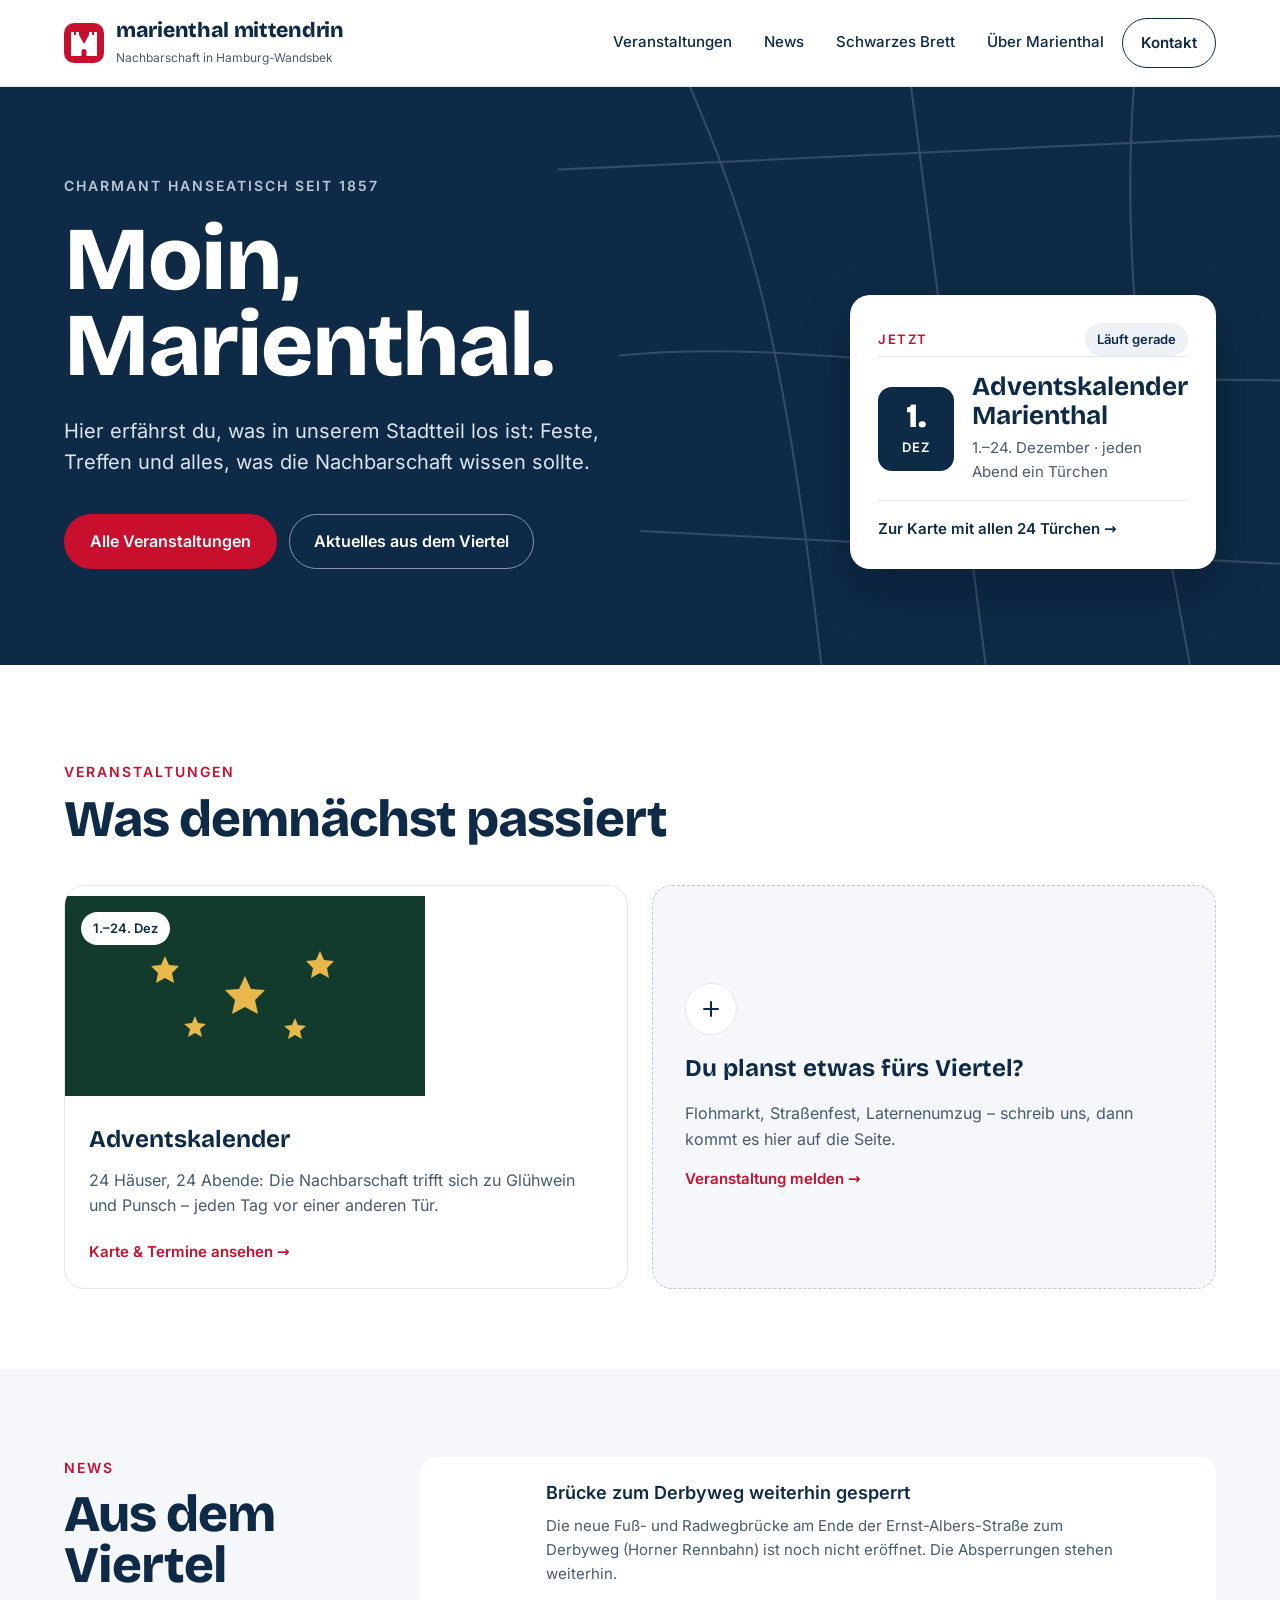
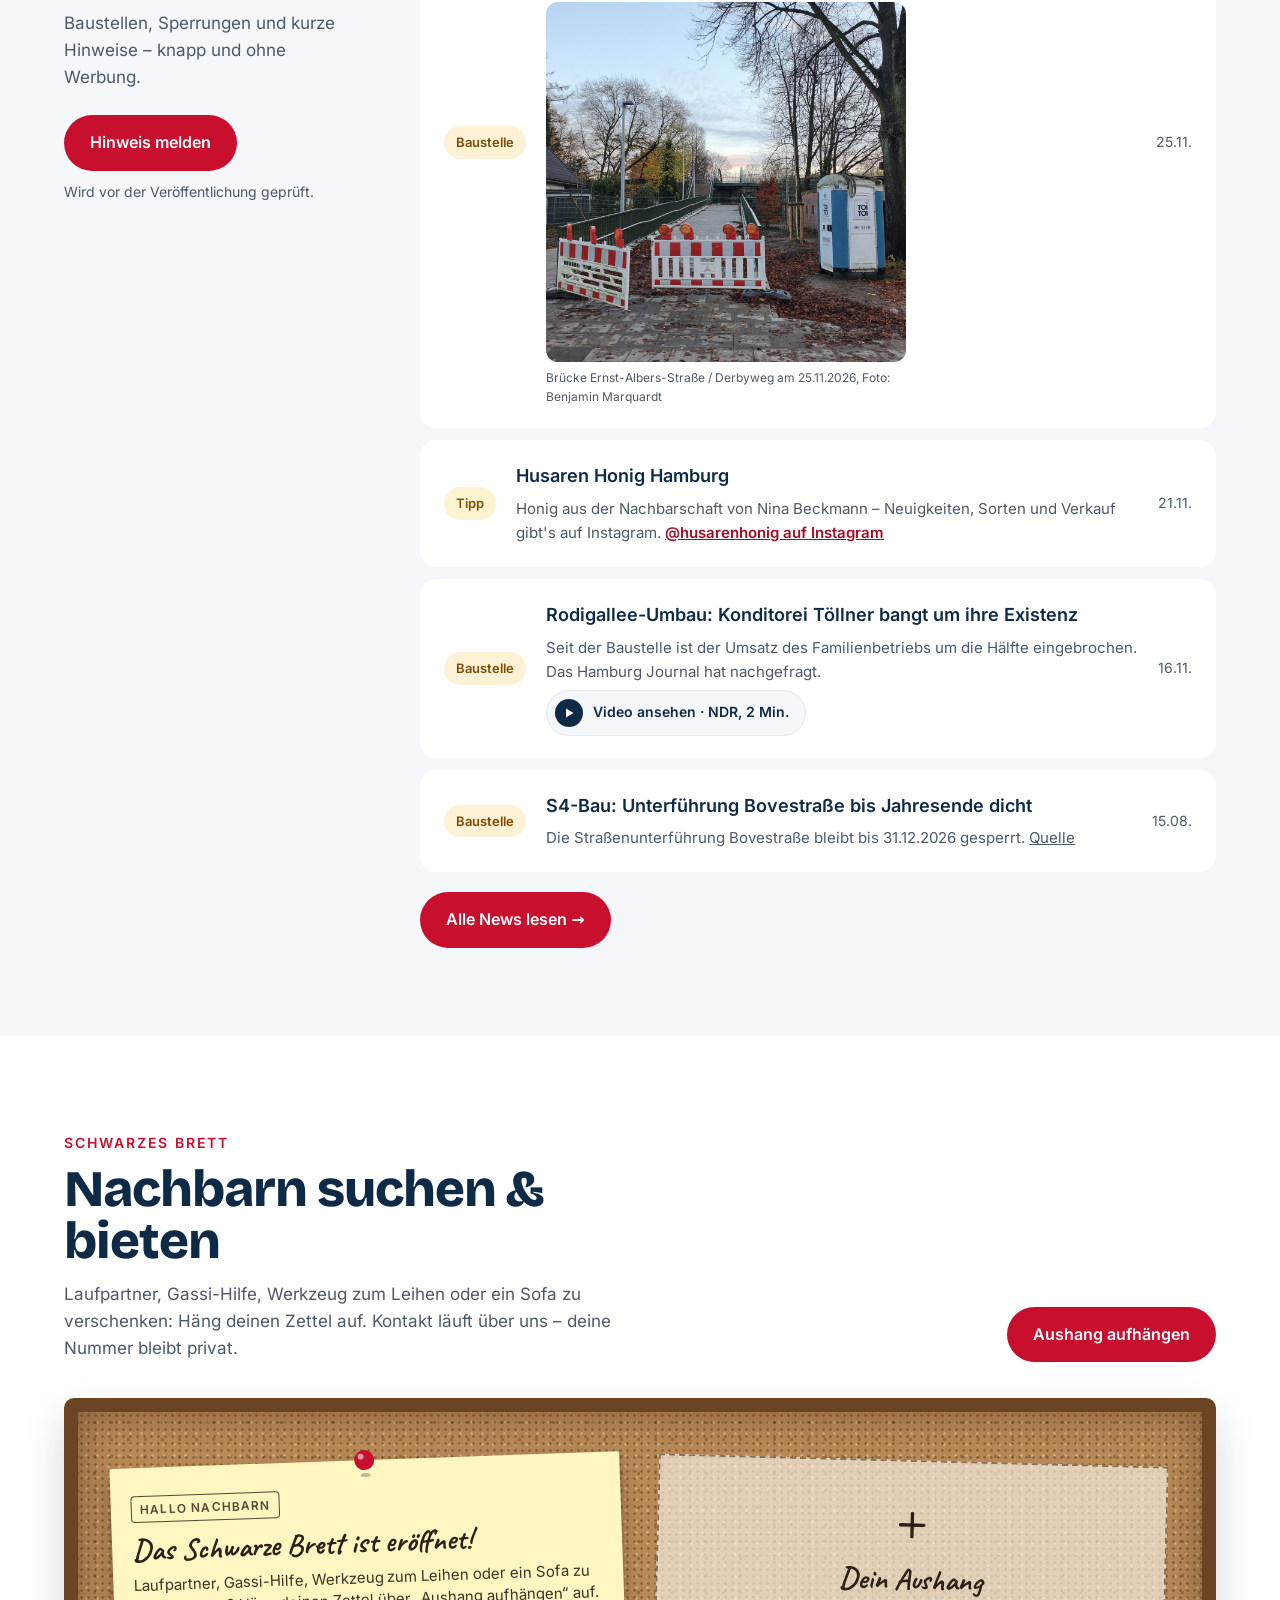
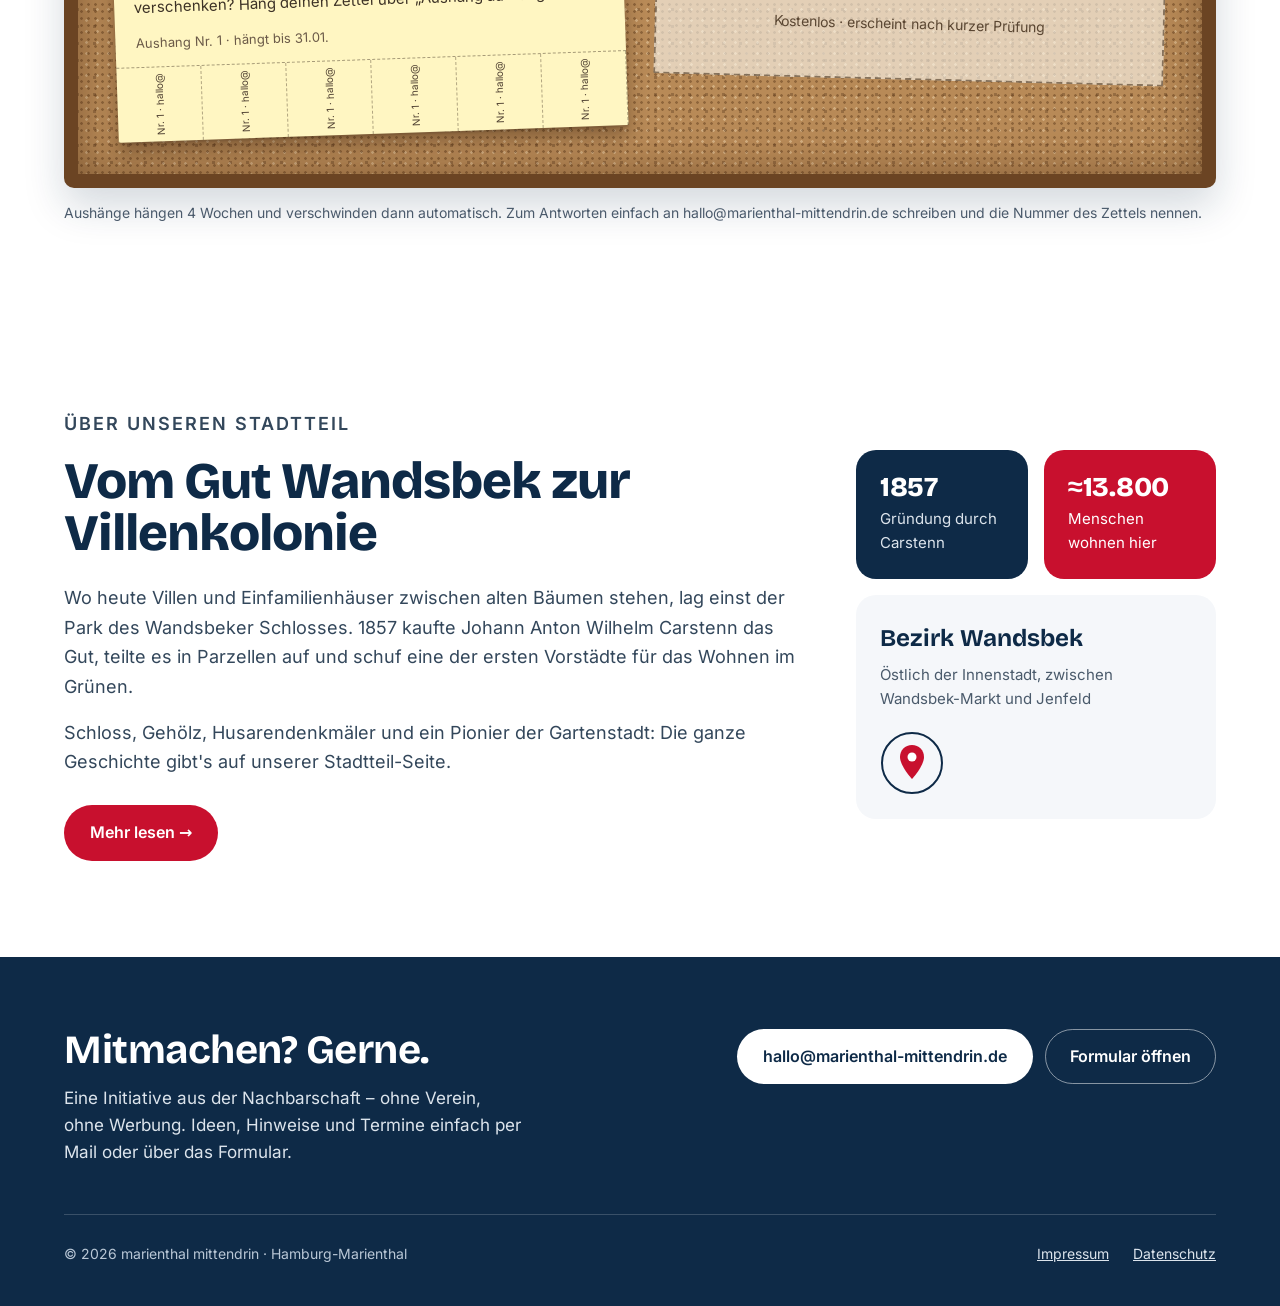
<file: index.html>
<!DOCTYPE html>
<html lang="de">
<head>
<meta charset="utf-8">
<link rel="icon" href="/assets/logo.svg" type="image/svg+xml">
<link rel="apple-touch-icon" href="/assets/apple-touch-icon.png">
<meta name="viewport" content="width=device-width, initial-scale=1">
<title>marienthal mittendrin · Nachbarschaft in Hamburg-Marienthal</title>
<meta name="description" content="Veranstaltungen, News und Schwarzes Brett aus der Nachbarschaft in Hamburg-Marienthal: Adventskalender, Weihnachtsmesse und mehr.">
<meta property="og:title" content="marienthal mittendrin – Nachbarschaft in Hamburg-Marienthal">
<meta property="og:description" content="Was in Marienthal los ist: Feste, Treffen, News und das Schwarze Brett.">
<link rel="stylesheet" href="/assets/site.css">
<style>
.eyebrow{margin:0 0 10px;font-size:14px;font-weight:600;letter-spacing:2px;text-transform:uppercase;color:var(--red)}
.h2{margin:0;font-family:"Bricolage Grotesque",sans-serif;font-weight:800;font-size:clamp(34px,4vw,52px);letter-spacing:-1px;line-height:1}
.lead{font-size:17px;line-height:1.6;color:var(--muted)}
.btn{display:inline-block;font:inherit;font-weight:600;font-size:16px;text-decoration:none;border-radius:999px;padding:15px 26px;cursor:pointer;border:0}
.btn-red{background:var(--red);color:#fff}.btn-red:hover{color:#fff;background:#A50D25}
.btn-ghost{color:#fff;border:1.5px solid rgba(255,255,255,.5);background:transparent;padding:14px 24px}.btn-ghost:hover{color:#fff;border-color:#fff}
section{scroll-margin-top:20px}

/* Hero */
.hero{background:var(--navy);color:#fff;position:relative;overflow:hidden}
.hero svg.bg{position:absolute;inset:0;width:100%;height:100%;opacity:.16}
.hero .in{position:relative;padding-top:88px;padding-bottom:96px;display:flex;flex-wrap:wrap;gap:48px;align-items:flex-end}
.hero .txt{flex:999 1 560px;min-width:0}
.hero .coord{margin:0 0 20px;font-size:14px;letter-spacing:2px;text-transform:uppercase;color:#B9C7D6;font-weight:600}
.hero h1{margin:0;font-size:clamp(48px,7vw,96px);line-height:.95;letter-spacing:-2px}
.hero .sub{margin:28px 0 0;font-size:20px;line-height:1.55;color:#DCE4EC;max-width:560px}
.hero .ctas{display:flex;flex-wrap:wrap;gap:12px;margin-top:36px}
.next{flex:1 1 340px;text-decoration:none;color:var(--navy);background:#fff;border-radius:20px;padding:28px;display:flex;flex-direction:column;gap:16px;box-shadow:0 20px 50px rgba(0,0,0,.25)}
.next:hover{color:var(--navy)}
.next[hidden]{display:none}
.next .top{display:flex;justify-content:space-between;align-items:center}
.next .lbl{font-size:13px;font-weight:600;letter-spacing:1.5px;text-transform:uppercase;color:var(--red)}
.next .when{font-size:13px;font-weight:600;background:#EEF2F6;padding:6px 12px;border-radius:999px}
.next .row{display:flex;gap:18px;align-items:center}
.cal{flex:none;width:76px;height:84px;border-radius:14px;background:var(--navy);color:#fff;display:flex;flex-direction:column;align-items:center;justify-content:center}
.cal b{font-family:"Bricolage Grotesque",sans-serif;font-weight:800;font-size:34px;line-height:1}
.cal small{font-size:13px;font-weight:600;margin-top:4px;letter-spacing:1px}
.next .t{font-family:"Bricolage Grotesque",sans-serif;font-weight:700;font-size:26px;line-height:1.1}
.next .d{font-size:15px;color:var(--muted)}
.next .more{font-weight:600;font-size:15px;border-top:1px solid var(--line);padding-top:16px}

/* Events */
.events{padding-top:96px;padding-bottom:80px}
.head{display:flex;flex-wrap:wrap;justify-content:space-between;align-items:flex-end;gap:16px;margin-bottom:40px}
.grid{display:grid;grid-template-columns:repeat(auto-fit,minmax(300px,1fr));gap:24px}
.ev{text-decoration:none;color:var(--navy);border:1px solid var(--line);border-radius:20px;overflow:hidden;display:flex;flex-direction:column}
.ev:hover{color:var(--navy);box-shadow:0 10px 30px rgba(14,42,71,.1)}
.ev .pic{height:200px;position:relative;display:flex;align-items:center;justify-content:center}
.ev .tag{position:absolute;top:16px;left:16px;background:#fff;font-size:13px;font-weight:600;padding:6px 12px;border-radius:999px}
.ev .body{padding:24px;display:flex;flex-direction:column;gap:10px;flex:1}
.ev .t{font-family:"Bricolage Grotesque",sans-serif;font-weight:700;font-size:24px}
.ev .d{font-size:16px;line-height:1.55;color:var(--muted)}
.ev .go{margin-top:auto;padding-top:12px;font-weight:600;font-size:15px;color:var(--red)}
.add{font:inherit;text-align:left;cursor:pointer;color:var(--navy);border:1.5px dashed #B9C7D6;border-radius:20px;padding:32px;display:flex;flex-direction:column;gap:14px;justify-content:center;background:var(--soft)}
.add .plus{width:52px;height:52px;border-radius:999px;background:#fff;border:1px solid var(--line);display:flex;align-items:center;justify-content:center}
.add .t{font-family:"Bricolage Grotesque",sans-serif;font-weight:700;font-size:24px}

/* News */
.news{background:var(--soft)}
.news .in{padding-top:88px;padding-bottom:88px;display:flex;flex-wrap:wrap;gap:56px}
.news .intro{flex:1 1 300px}
.newscol{flex:999 1 560px;min-width:0;display:flex;flex-direction:column;gap:20px;align-items:flex-start}
.news ul{width:100%;list-style:none;margin:0;padding:0;display:flex;flex-direction:column;gap:12px}
.news li{background:#fff;border-radius:16px;padding:22px 24px;display:flex;flex-wrap:wrap;gap:20px;align-items:center}
.badge{flex:none;font-size:13px;font-weight:600;padding:6px 12px;border-radius:999px;background:#E4EEF8;color:var(--navy)}
.b-Baustelle{background:#FFF1D6;color:#7A4B00}.b-Mitmachen{background:#FDE7EA;color:#A10D25}.b-Neu{background:#E7F2EC;color:#1E5B3E}.b-Lesetipp{background:#F1E9F7;color:#5B2A6B}.b-Tipp{background:#FFF4D1;color:#7A5300}
.news .c{flex:1 1 300px;display:flex;flex-direction:column;gap:6px}
.news .c b{font-weight:600;font-size:18px}
.news .c span{font-size:15px;color:var(--muted)}
.news .c span a{color:var(--muted)}
.news .c a.cta{color:#A10D25;font-weight:600}
.news .dt{font-size:14px;color:var(--muted)}
.vid{display:inline-flex;align-items:center;gap:10px;align-self:flex-start;text-decoration:none;color:var(--navy);background:var(--soft);border:1px solid var(--line);border-radius:999px;padding:8px 16px 8px 8px;font-size:14px;font-weight:600}
.vid i{width:28px;height:28px;border-radius:999px;background:var(--navy);display:flex;align-items:center;justify-content:center}
.pic{margin:10px 0 0;max-width:360px}.pic img{display:block;width:100%;height:auto;border-radius:12px}.pic figcaption{font-size:12px;color:var(--muted);margin-top:6px}

/* Schwarzes Brett */
.brett{padding-top:96px;padding-bottom:88px}
.cork{border:14px solid #6B4423;border-radius:10px;box-shadow:inset 0 0 40px rgba(60,30,10,.45),0 18px 40px rgba(14,42,71,.18);background-color:#B88A57;
  background-image:radial-gradient(rgba(92,56,24,.45) 1px,transparent 1.6px),radial-gradient(rgba(255,236,200,.35) 1px,transparent 1.6px),radial-gradient(rgba(70,40,15,.3) 1.4px,transparent 2px);
  background-size:7px 7px,11px 11px,17px 17px;background-position:0 0,3px 5px,8px 2px;padding:48px 36px 40px}
.notes{display:grid;grid-template-columns:repeat(auto-fit,minmax(230px,1fr));gap:40px 32px;align-items:start}
.note{position:relative;padding:28px 20px 0;border-radius:2px;box-shadow:0 2px 2px rgba(0,0,0,.12),0 10px 18px rgba(40,20,5,.35)}
.note .pin{position:absolute;top:-12px;left:50%;margin-left:-13px}
.note .cat{display:inline-block;font-size:12px;font-weight:600;letter-spacing:1.2px;text-transform:uppercase;color:#5A4632;border:1.5px solid #5A4632;border-radius:4px;padding:3px 8px}
.note h3{margin:12px 0 8px;font-family:Caveat,cursive;font-weight:700;font-size:30px;line-height:1.05;color:#2B2118}
.note p{margin:0 0 14px;font-size:15px;line-height:1.5;color:#3D3226}
.note .meta{font-size:13px;color:#6B5A48}
.tabs{display:flex;margin:0 -20px;border-top:1.5px dashed rgba(60,45,30,.45)}
.tabs span{flex:1;height:74px;display:flex;align-items:center;justify-content:center;writing-mode:vertical-rl;transform:rotate(180deg);font-size:10px;color:#4E3F30;border-left:1px dashed rgba(60,45,30,.4);white-space:nowrap;overflow:hidden}
.tabs span.gone{visibility:hidden}
.mine{font:inherit;cursor:pointer;transform:rotate(1.5deg);background:rgba(255,253,245,.6);border:2px dashed rgba(60,40,20,.55);border-radius:2px;padding:40px 20px;min-height:220px;display:flex;flex-direction:column;align-items:center;justify-content:center;gap:10px;color:#2B2118}
.mine b{font-family:Caveat,cursive;font-weight:700;font-size:30px}
.mine small{font-size:14px;color:#5A4632}

/* Stadtteil */
.stadt{padding-top:96px;padding-bottom:96px}
.stadt .in{display:flex;flex-wrap:wrap;gap:56px;align-items:center}
.stadt .txt{flex:999 1 520px;min-width:0}
.stadt .txt p{font-size:18px;line-height:1.65;color:#33475B;margin:0 0 16px}
.facts{flex:1 1 360px;display:grid;grid-template-columns:repeat(2,minmax(0,1fr));gap:16px}
.fact{border-radius:20px;padding:24px;min-width:0;container-type:inline-size;display:flex;flex-direction:column;gap:6px}
.fact b{font-family:"Bricolage Grotesque",sans-serif;font-weight:800;font-size:min(40px,22cqi);letter-spacing:-.01em;line-height:1;white-space:nowrap}
.fact.wide{grid-column:span 2;background:var(--soft);flex-direction:row;flex-wrap:wrap;align-items:center;justify-content:space-between;gap:20px}

/* Footer */
.kontakt{background:var(--navy);color:#fff}
.kontakt .in{padding-top:72px;padding-bottom:40px}
.kontakt .row{display:flex;flex-wrap:wrap;gap:40px;justify-content:space-between;align-items:flex-start;padding-bottom:48px;border-bottom:1px solid rgba(255,255,255,.18)}
.kontakt h2{margin:0 0 14px;font-size:40px}
.kontakt p{margin:0;font-size:17px;line-height:1.6;color:#DCE4EC;max-width:460px}
.kontakt .mail{background:#fff;color:var(--navy)}
.kontakt .bot{display:flex;flex-wrap:wrap;gap:24px;justify-content:space-between;padding-top:28px;font-size:14px;color:#B9C7D6}
.kontakt .bot a{color:#DCE4EC}

/* Formular */
.modal{position:fixed;inset:0;z-index:50;background:rgba(14,42,71,.55);display:flex;align-items:flex-start;justify-content:center;padding:40px 16px;overflow-y:auto}
.modal[hidden]{display:none}
.dlg{position:relative;width:100%;max-width:560px;background:#fff;border-radius:24px;padding:32px;box-shadow:0 30px 80px rgba(0,0,0,.35)}
.x{position:absolute;top:16px;right:16px;width:44px;height:44px;border-radius:999px;border:1px solid var(--line);background:#fff;cursor:pointer;display:flex;align-items:center;justify-content:center}
.dlg form{display:flex;flex-direction:column;gap:18px}
.dlg h2{margin:0;font-size:30px;letter-spacing:-.5px}
.dlg .hint{margin:8px 0 0;font-size:15px;line-height:1.5;color:var(--muted)}
.dlg fieldset{border:0;margin:0;padding:0}
.dlg legend{font-size:14px;font-weight:600;margin-bottom:10px}
.cats{display:flex;flex-wrap:wrap;gap:8px}
.cats label{position:relative}
.cats input{position:absolute;opacity:0;inset:0}
.cats span{display:inline-flex;align-items:center;min-height:44px;font-size:15px;font-weight:600;padding:10px 16px;border-radius:999px;border:1.5px solid #C9D3DD;cursor:pointer}
.cats input:checked+span{background:var(--navy);color:#fff;border-color:var(--navy)}
.cats input:focus-visible+span{outline:3px solid #7FA7D9;outline-offset:2px}
.fld{display:flex;flex-direction:column;gap:6px;font-size:14px;font-weight:600}
.fld input,.fld textarea{font:inherit;font-weight:400;font-size:16px;padding:12px 14px;border:1px solid #C9D3DD;border-radius:12px;color:var(--navy)}
.two{display:grid;grid-template-columns:repeat(auto-fit,minmax(200px,1fr));gap:14px}
.photo{display:flex;gap:12px;margin:0;border-radius:12px;padding:14px;background:var(--soft);font-size:14px;line-height:1.5;color:var(--muted)}
.consent{display:flex;gap:10px;align-items:flex-start;font-size:14px;line-height:1.5;color:var(--muted)}
.consent input{width:20px;height:20px;margin:1px 0 0;flex:none}
.err{color:#A10D25;font-size:14px;margin:0}
.ok{display:flex;flex-direction:column;gap:14px;padding:24px 0 8px}
.ok .chk{width:56px;height:56px;border-radius:999px;background:#E7F2EC;display:flex;align-items:center;justify-content:center}

/* Handy */
@media (max-width:600px){
  .wrap{padding-left:20px;padding-right:20px}
  .hero .in{padding-top:56px;padding-bottom:64px;gap:36px}
  .hero .sub{font-size:18px}
  .next{padding:22px}
  .next .t{font-size:22px}
  .events{padding-top:64px;padding-bottom:56px}
  .head{margin-bottom:28px}
  .ev .body,.add{padding:22px}
  .news .in{padding-top:64px;padding-bottom:64px;gap:32px}
  .news li{padding:18px;gap:12px}
  .news .dt{width:100%;order:3}
  .brett{padding-top:64px;padding-bottom:64px}
  .cork{border-width:10px;padding:36px 18px 28px}
  .notes{gap:36px 18px}
  .stadt{padding-top:64px;padding-bottom:64px}
  .stadt .in{gap:36px}
  .fact{padding:20px}
  .kontakt .in{padding-top:56px}
  .kontakt h2{font-size:32px}
  .dlg{padding:24px 20px}
  .top nav a{padding:10px 10px}
}
</style>
</head>
<body>
<header class="top"><div class="wrap">
  <a class="brand" href="/"><svg width="40" height="40" viewBox="0 0 40 40" aria-hidden="true"><rect width="40" height="40" rx="10" fill="#C8102E"/><path d="M7 33V9h3v3h2V9h3v3l5 9 5-9V9h3v3h2V9h3v24H22.5v-4.5a2.5 2.5 0 0 0-5 0V33Z" fill="#fff"/></svg><span><b>marienthal mittendrin</b><small>Nachbarschaft in Hamburg-Wandsbek</small></span></a>
  <nav aria-label="Hauptnavigation"><a href="#veranstaltungen">Veranstaltungen</a><a href="#news">News</a><a href="#brett">Schwarzes Brett</a><a href="/ueber-marienthal/">Über Marienthal</a><a href="#kontakt" style="font-weight:600;border:1.5px solid #0E2A47;border-radius:999px;padding:12px 18px">Kontakt</a></nav>
</div></header>

<main>
<section class="hero">
  <svg class="bg" viewBox="0 0 1440 560" preserveAspectRatio="xMidYMid slice" aria-hidden="true"><g fill="none" stroke="#fff" stroke-width="2"><path d="M760 -20 C820 120 860 220 900 600"/><path d="M640 80 L1500 40"/><path d="M700 260 C900 240 1100 300 1500 280"/><path d="M980 -20 L1060 600"/><path d="M1200 -20 C1180 200 1220 380 1260 600"/><path d="M720 430 L1500 470"/><circle cx="1110" cy="285" r="46"/><circle cx="1110" cy="285" r="22"/></g></svg>
  <div class="wrap in">
    <div class="txt">
      <p class="coord">Charmant hanseatisch seit 1857</p>
      <h1>Moin, Marienthal.</h1>
      <p class="sub">Hier erfährst du, was in unserem Stadtteil los ist: Feste, Treffen und alles, was die Nachbarschaft wissen sollte.</p>
      <div class="ctas"><a class="btn btn-red" href="#veranstaltungen">Alle Veranstaltungen</a><a class="btn btn-ghost" href="#news">Aktuelles aus dem Viertel</a></div>
    </div>

    <!-- „Als Nächstes": es wird die erste Karte gezeigt, deren Enddatum (data-bis) noch nicht vorbei ist -->
    <a class="next" href="/weihnachtsmesse/" data-start="2026-11-22" data-bis="2026-11-22">
      <span class="top"><span class="lbl">Als Nächstes</span><span class="when"></span></span>
      <span class="row"><span class="cal"><b>22.</b><small>NOV</small></span>
      <span style="display:flex;flex-direction:column;gap:6px"><span class="t">Marienthaler Weihnachtsmesse</span><span class="d">So., 22.11.2026 · 11–17 Uhr · Ernst-Albers-Str. 16</span></span></span>
      <span class="more">Alle Infos zur Messe →</span>
    </a>
    <a class="next" href="/adventskalender-marienthal/" data-start="2026-12-01" data-bis="2026-12-24" hidden>
      <span class="top"><span class="lbl">Als Nächstes</span><span class="when"></span></span>
      <span class="row"><span class="cal"><b>1.</b><small>DEZ</small></span>
      <span style="display:flex;flex-direction:column;gap:6px"><span class="t">Adventskalender Marienthal</span><span class="d">1.–24. Dezember · jeden Abend ein Türchen</span></span></span>
      <span class="more">Zur Karte mit allen 24 Türchen →</span>
    </a>
  </div>
</section>

<section id="veranstaltungen"><div class="wrap events">
  <div class="head"><div><p class="eyebrow">Veranstaltungen</p><h2 class="h2">Was demnächst passiert</h2></div></div>
  <div class="grid">
    <a class="ev" href="/weihnachtsmesse/" data-bis="2026-11-22">
      <span class="pic" style="background:#7A1C24"><svg width="200" height="120" viewBox="0 0 200 120" aria-hidden="true"><g fill="none" stroke="#F4D9A8" stroke-width="3"><path d="M20 110V60l30-30 30 30v50"/><path d="M70 110V50l30-30 30 30v60"/><path d="M120 110V60l30-30 30 30v50"/><path d="M10 110h180"/></g><g fill="#F4D9A8"><circle cx="100" cy="72" r="6"/><circle cx="50" cy="80" r="5"/><circle cx="150" cy="80" r="5"/></g></svg><span class="tag">So., 22. Nov · 11–17 Uhr</span></span>
      <span class="body"><span class="t">Marienthaler Weihnachtsmesse</span><span class="d">Stände, Selbstgemachtes und Begegnungen in der Ernst-Albers-Straße 16.</span><span class="go">Alle Infos zur Messe →</span></span>
    </a>
    <a class="ev" href="/adventskalender-marienthal/" data-bis="2026-12-24">
      <span class="pic" style="background:#123B2E"><svg width="220" height="120" viewBox="0 0 220 120" aria-hidden="true"><g fill="#E8B84A"><path d="M30 20l4 9 10 1-7 7 2 10-9-5-9 5 2-10-7-7 10-1z"/><path d="M110 40l6 13 14 1-10 10 3 14-13-7-13 7 3-14-10-10 14-1z"/><path d="M185 15l4 9 10 1-7 7 2 10-9-5-9 5 2-10-7-7 10-1z"/><path d="M60 80l3 7 8 1-6 5 2 8-7-4-7 4 2-8-6-5 8-1z"/><path d="M160 82l3 7 8 1-6 5 2 8-7-4-7 4 2-8-6-5 8-1z"/></g></svg><span class="tag">1.–24. Dez</span></span>
      <span class="body"><span class="t">Adventskalender</span><span class="d">24 Häuser, 24 Abende: Die Nachbarschaft trifft sich zu Glühwein und Punsch – jeden Tag vor einer anderen Tür.</span><span class="go">Karte &amp; Termine ansehen →</span></span>
    </a>
    <button type="button" class="add" data-open-form data-cat="Veranstaltung">
      <span class="plus"><svg width="24" height="24" viewBox="0 0 24 24" aria-hidden="true" fill="none" stroke="#0E2A47" stroke-width="2" stroke-linecap="round"><path d="M12 5v14M5 12h14"/></svg></span>
      <span class="t">Du planst etwas fürs Viertel?</span>
      <span class="lead" style="font-size:16px">Flohmarkt, Straßenfest, Laternenumzug – schreib uns, dann kommt es hier auf die Seite.</span>
      <span style="font-weight:600;font-size:15px;color:var(--red)">Veranstaltung melden →</span>
    </button>
  </div>
</div></section>

<section id="news" class="news"><div class="wrap in">
  <div class="intro"><p class="eyebrow">News</p><h2 class="h2" style="margin-bottom:18px">Aus dem Viertel</h2><p class="lead" style="margin:0 0 24px">Baustellen, Sperrungen und kurze Hinweise – knapp und ohne Werbung.</p><button type="button" class="btn btn-red" data-open-form data-cat="News-Hinweis">Hinweis melden</button><p style="margin:10px 0 0;font-size:14px;color:var(--muted)">Wird vor der Veröffentlichung geprüft.</p></div>
  <div class="newscol"><ul id="news-list" aria-live="polite"><li><span class="c"><span>Lade Meldungen …</span></span></li></ul><a class="btn btn-red" href="/marienthal-news/">Alle News lesen →</a></div>
</div></section>

<section id="brett"><div class="wrap brett">
  <div class="head" style="margin-bottom:36px">
    <div style="max-width:620px"><p class="eyebrow">Schwarzes Brett</p><h2 class="h2" style="margin-bottom:14px">Nachbarn suchen &amp; bieten</h2>
    <p class="lead" style="margin:0">Laufpartner, Gassi-Hilfe, Werkzeug zum Leihen oder ein Sofa zu verschenken: Häng deinen Zettel auf. Kontakt läuft über uns – deine Nummer bleibt privat.</p></div>
    <button type="button" class="btn btn-red" data-open-form data-cat="Gesucht">Aushang aufhängen</button>
  </div>
  <div class="cork"><div class="notes" id="notes">
    <button type="button" class="mine" data-open-form data-cat="Gesucht">
      <svg width="40" height="40" viewBox="0 0 24 24" aria-hidden="true" fill="none" stroke="#2B2118" stroke-width="2" stroke-linecap="round"><path d="M12 5v14M5 12h14"/></svg>
      <b>Dein Aushang</b><small>Kostenlos · erscheint nach kurzer Prüfung</small>
    </button>
  </div></div>
  <p style="margin:14px 0 0;font-size:14px;color:var(--muted)">Aushänge hängen 4 Wochen und verschwinden dann automatisch. Zum Antworten einfach an hallo@marienthal-mittendrin.de schreiben und die Nummer des Zettels nennen.</p>
</div></section>

<section id="stadtteil"><div class="wrap stadt"><div class="in">
  <div class="txt">
    <p class="eyebrow">Über unseren Stadtteil</p>
    <h2 class="h2" style="margin-bottom:24px;line-height:1.02">Vom Gut Wandsbek zur Villenkolonie</h2>
    <p>Wo heute Villen und Einfamilienhäuser zwischen alten Bäumen stehen, lag einst der Park des Wandsbeker Schlosses. 1857 kaufte Johann Anton Wilhelm Carstenn das Gut, teilte es in Parzellen auf und schuf eine der ersten Vorstädte für das Wohnen im Grünen.</p>
    <p style="margin-bottom:28px">Schloss, Gehölz, Husarendenkmäler und ein Pionier der Gartenstadt: Die ganze Geschichte gibt's auf unserer Stadtteil-Seite.</p>
    <a class="btn btn-red" href="/ueber-marienthal/">Mehr lesen →</a>
  </div>
  <div class="facts">
    <div class="fact" style="background:var(--navy);color:#fff"><b>1857</b><span style="font-size:15px;color:#DCE4EC">Gründung durch Carstenn</span></div>
    <div class="fact" style="background:var(--red);color:#fff"><b>≈13.800</b><span style="font-size:15px">Menschen wohnen hier</span></div>
    <div class="fact wide"><span style="display:flex;flex-direction:column;gap:6px"><span style="font-family:'Bricolage Grotesque',sans-serif;font-weight:700;font-size:24px">Bezirk Wandsbek</span><span style="font-size:15px;color:var(--muted)">Östlich der Innenstadt, zwischen Wandsbek-Markt und Jenfeld</span></span>
    <svg width="64" height="64" viewBox="0 0 64 64" aria-hidden="true"><circle cx="32" cy="32" r="30" fill="none" stroke="#0E2A47" stroke-width="2"/><path d="M32 14c-7 0-12 5-12 12 0 9 12 22 12 22s12-13 12-22c0-7-5-12-12-12Z" fill="#C8102E"/><circle cx="32" cy="26" r="4.5" fill="#fff"/></svg></div>
  </div>
</div></div></section>
</main>

<footer id="kontakt" class="kontakt"><div class="wrap in">
  <div class="row">
    <div style="flex:1 1 420px"><h2>Mitmachen? Gerne.</h2><p>Eine Initiative aus der Nachbarschaft – ohne Verein, ohne Werbung. Ideen, Hinweise und Termine einfach per Mail oder über das Formular.</p></div>
    <div style="display:flex;flex-wrap:wrap;gap:12px"><a class="btn mail" href="mailto:hallo@marienthal-mittendrin.de">hallo@marienthal-mittendrin.de</a><button type="button" class="btn btn-ghost" data-open-form>Formular öffnen</button></div>
  </div>
  <div class="bot"><span>© 2026 marienthal mittendrin · Hamburg-Marienthal</span><span style="display:flex;gap:24px"><a href="/impressum/">Impressum</a><a href="/datenschutz/">Datenschutz</a></span></div>
</div></footer>

<!-- Meldeformular -->
<div class="modal" id="form-modal" hidden>
  <div class="dlg" role="dialog" aria-modal="true" aria-labelledby="form-title">
    <button type="button" class="x" data-close aria-label="Formular schließen"><svg width="18" height="18" viewBox="0 0 24 24" aria-hidden="true" fill="none" stroke="#0E2A47" stroke-width="2" stroke-linecap="round"><path d="M6 6l12 12M18 6L6 18"/></svg></button>
    <form id="melde-form" novalidate>
      <div>
        <p class="eyebrow" style="font-size:13px;margin-bottom:6px">Ans Viertel melden</p>
        <h2 id="form-title">Was gibt’s Neues?</h2>
        <p class="hint">Deine Nachricht geht an hallo@marienthal-mittendrin.de. Wir schauen kurz drüber und stellen es dann auf die Seite.</p>
      </div>
      <fieldset><legend>Kategorie</legend><div class="cats" id="cats"></div></fieldset>
      <label class="fld">Titel<input name="titel" required placeholder="z. B. Hofflohmarkt in der Rodigallee"></label>
      <label class="fld">Nachricht<textarea name="nachricht" required rows="4" placeholder="Was, wann, wo? Alles Wichtige in ein paar Sätzen."></textarea></label>
      <div class="two">
        <label class="fld">Dein Name<input name="name" required autocomplete="name"></label>
        <label class="fld">E-Mail oder Telefon<input name="kontakt" required></label>
      </div>
      <p class="photo"><svg width="24" height="24" viewBox="0 0 24 24" aria-hidden="true" fill="none" stroke="#0E2A47" stroke-width="1.8" stroke-linecap="round" stroke-linejoin="round" style="flex:none"><rect x="3" y="5" width="18" height="14" rx="2"/><circle cx="9" cy="10" r="1.8"/><path d="M21 16l-5-5-8 8"/></svg><span>Du hast Fotos dazu? Wir melden uns per Mail – dann kannst du sie einfach als Antwort schicken.</span></p>
      <input type="checkbox" name="botcheck" tabindex="-1" autocomplete="off" style="display:none">
      <label class="consent"><input type="checkbox" name="einwilligung" required><span>Ich bin einverstanden, dass meine Angaben zur Bearbeitung verwendet werden. Name und Kontakt werden nicht veröffentlicht. <a href="/datenschutz/">Datenschutz</a></span></label>
      <p class="err" id="form-err" role="alert"></p>
      <button type="submit" class="btn btn-red" style="align-self:flex-start">Absenden</button>
    </form>
    <div class="ok" id="form-ok" hidden>
      <span class="chk"><svg width="26" height="26" viewBox="0 0 24 24" aria-hidden="true" fill="none" stroke="#1E5B3E" stroke-width="2.2" stroke-linecap="round" stroke-linejoin="round"><path d="M5 12.5l4.5 4.5L19 7.5"/></svg></span>
      <h2>Danke, ist angekommen!</h2>
      <p class="lead" style="margin:0">Wir melden uns, falls wir Rückfragen haben. Meist steht dein Hinweis innerhalb weniger Tage auf der Seite.</p>
      <button type="button" class="btn" data-close style="align-self:flex-start;border:1.5px solid #0E2A47;background:#fff;color:#0E2A47;padding:13px 24px">Schließen</button>
    </div>
  </div>
</div>

<script>
(function(){
  var WEB3FORMS_KEY = "ebb44f4b-f03b-4ef1-a29d-889fd18e6747"; // öffentlicher Schlüssel, Empfänger: hallo@marienthal-mittendrin.de
  var today = new Date(); today.setHours(0,0,0,0);
  function day(s){ var p=s.split("-"); return new Date(+p[0], +p[1]-1, +p[2]); }
  function esc(s){ return String(s==null?"":s).replace(/[&<>"']/g,function(c){return {"&":"&amp;","<":"&lt;",">":"&gt;",'"':"&quot;","'":"&#39;"}[c];}); }
  function safeUrl(u){ return /^(https?:\/\/|\/)/.test(u||"") ? u : "#"; }
  function img(n){ return n.bild ? '<figure class="pic"><img src="'+esc(safeUrl(n.bild))+'" alt="'+esc(n.bildtext||n.titel)+'" loading="lazy" width="1200" height="1200">'+(n.bildtext?'<figcaption>'+esc(n.bildtext)+'</figcaption>':'')+'</figure>' : ""; }
  function fmt(s){ var d=day(s); return ("0"+d.getDate()).slice(-2)+"."+("0"+(d.getMonth()+1)).slice(-2)+"."; }

  /* Abgelaufene Veranstaltungen ausblenden, nächste oben zeigen */
  document.querySelectorAll(".ev[data-bis]").forEach(function(el){ if(day(el.dataset.bis) < today) el.remove(); });
  var shown = false;
  document.querySelectorAll(".next").forEach(function(el){
    if(shown || day(el.dataset.bis) < today){ el.hidden = true; return; }
    el.hidden = false; shown = true;
    var diff = Math.round((day(el.dataset.start) - today)/864e5), w;
    if(diff > 1) w = "in " + diff + " Tagen"; else if(diff === 1) w = "Morgen"; else if(diff === 0) w = "Heute"; else w = "Läuft gerade";
    el.querySelector(".when").textContent = w;
    if(diff <= 0) el.querySelector(".lbl").textContent = "Jetzt";
  });

  /* News aus daten/news.json */
  fetch("/daten/news.json", {cache:"no-cache"}).then(function(r){return r.json();}).then(function(list){
    list = list.filter(function(n){ return !n.immerUnten && (!n.bis || day(n.bis) >= today); })
               .sort(function(a,b){ return (b.datum||"").localeCompare(a.datum||""); }).slice(0,4);
    var ul = document.getElementById("news-list");
    if(!list.length){ ul.innerHTML = '<li><span class="c"><span>Gerade gibt es keine Meldungen.</span></span></li>'; return; }
    ul.innerHTML = list.map(function(n){
      var extra = "";
      if(n.link) extra += ' <a class="cta" href="'+esc(safeUrl(n.link))+'"'+(/^https?:/.test(n.link)?' rel="noopener"':'')+'>'+esc(n.linktext||"Mehr")+'</a>';
      if(n.quelle) extra += ' <a href="'+esc(safeUrl(n.quelle))+'" rel="noopener">Quelle</a>';
      var vid = n.video ? '<a class="vid" href="'+esc(safeUrl(n.video))+'" rel="noopener"><i><svg width="12" height="12" viewBox="0 0 12 12" aria-hidden="true"><path d="M3 1.5v9l7.5-4.5z" fill="#fff"/></svg></i>'+esc(n.videotext||"Video ansehen")+'</a>' : "";
      return '<li><span class="badge b-'+esc(n.kategorie)+'">'+esc(n.kategorie)+'</span><span class="c"><b>'+esc(n.titel)+'</b><span>'+esc(n.text)+extra+'</span>'+vid+img(n)+'</span><span class="dt">'+(n.datum?fmt(n.datum):"")+'</span></li>';
    }).join("");
  }).catch(function(){ document.getElementById("news-list").innerHTML = '<li><span class="c"><span>Meldungen konnten nicht geladen werden.</span></span></li>'; });

  /* Schwarzes Brett aus daten/aushaenge.json */
  var papers = {gelb:"#FFF6C2", weiss:"#FFFDF5", rosa:"#FDE3EA", blau:"#E3F0FB"};
  var pins = ["#C8102E","#1E5B9E","#2E7D4F","#E0A100"];
  var rots = [-2,1.5,-1,2,-1.5,1];
  fetch("/daten/aushaenge.json", {cache:"no-cache"}).then(function(r){return r.json();}).then(function(list){
    list = list.filter(function(a){ return !a.bis || day(a.bis) >= today; });
    var html = list.map(function(a,i){
      var tabs = ""; for(var k=0;k<6;k++) tabs += '<span>Nr. '+esc(a.nr)+' · hallo@</span>';
      return '<article class="note" style="background:'+(papers[a.farbe]||papers.weiss)+';transform:rotate('+rots[i%rots.length]+'deg)">'+
        '<svg class="pin" width="26" height="30" viewBox="0 0 26 30" aria-hidden="true"><ellipse cx="14" cy="27" rx="5" ry="2" fill="rgba(0,0,0,.25)"/><circle cx="13" cy="12" r="10" fill="'+pins[i%pins.length]+'"/><circle cx="9.5" cy="8.5" r="3" fill="rgba(255,255,255,.55)"/></svg>'+
        '<span class="cat">'+esc(a.kategorie)+'</span><h3>'+esc(a.titel)+'</h3><p>'+esc(a.text)+'</p>'+
        '<p class="meta">Aushang Nr. '+esc(a.nr)+(a.bis?' · hängt bis '+fmt(a.bis):'')+'</p>'+
        '<div class="tabs" aria-hidden="true">'+tabs+'</div></article>';
    }).join("");
    document.getElementById("notes").insertAdjacentHTML("afterbegin", html);
  }).catch(function(){});

  /* Formular */
  var labels = ["News-Hinweis","Veranstaltung","Flohmarkt","Treffen","Gesucht","Biete","Zu verschenken","Gefunden","Sonstiges"];
  document.getElementById("cats").innerHTML = labels.map(function(l,i){
    return '<label><input type="radio" name="kategorie" value="'+l+'"'+(i===0?' checked':'')+'><span>'+l+'</span></label>';
  }).join("");
  var modal = document.getElementById("form-modal"), form = document.getElementById("melde-form"),
      ok = document.getElementById("form-ok"), err = document.getElementById("form-err"), lastFocus = null;
  function open(cat){
    lastFocus = document.activeElement; form.hidden = false; ok.hidden = true; err.textContent = "";
    if(cat){ var r = form.querySelector('input[name=kategorie][value="'+cat+'"]'); if(r) r.checked = true; }
    modal.hidden = false; document.body.style.overflow = "hidden";
    setTimeout(function(){ form.querySelector('input[name=kategorie]:checked').focus(); }, 30);
  }
  var mp = new URLSearchParams(location.search).get("melden"); if(mp) setTimeout(function(){ open(mp); }, 100);
  function close(){ modal.hidden = true; document.body.style.overflow = ""; if(lastFocus) lastFocus.focus(); }
  document.addEventListener("click", function(e){
    var o = e.target.closest("[data-open-form]"); if(o){ open(o.dataset.cat); return; }
    if(e.target === modal || e.target.closest("[data-close]")) close();
  });
  modal.addEventListener("keydown", function(e){ if(e.key === "Escape") close(); });
  form.addEventListener("submit", function(e){
    e.preventDefault(); err.textContent = "";
    var f = form.elements, v = function(k){ return (f[k].value||"").trim(); };
    if(!v("titel") || !v("nachricht") || !v("name") || !v("kontakt")){ err.textContent = "Bitte Titel, Nachricht, Name und Kontakt ausfüllen."; return; }
    if(!f.einwilligung.checked){ err.textContent = "Bitte bestätige die Einwilligung."; return; }
    if(f.botcheck.checked) return;
    var kat = form.querySelector('input[name=kategorie]:checked').value;
    var btn = form.querySelector("button[type=submit]"); btn.disabled = true; btn.textContent = "Wird gesendet …";
    fetch("https://api.web3forms.com/submit", {method:"POST", headers:{"Content-Type":"application/json","Accept":"application/json"},
      body: JSON.stringify({access_key: WEB3FORMS_KEY, subject: "Neue Meldung (" + kat + "): " + v("titel"), from_name: "marienthal-mittendrin.de",
        Kategorie: kat, Titel: v("titel"), Nachricht: v("nachricht"), Name: v("name"), Kontakt: v("kontakt")})})
    .then(function(r){ return r.json(); }).then(function(j){
      if(!j.success) throw new Error(j.message || "Fehler");
      form.reset(); form.hidden = true; ok.hidden = false; ok.querySelector("button").focus();
    }).catch(function(){ err.textContent = "Senden hat nicht geklappt. Schreib uns gern direkt an hallo@marienthal-mittendrin.de."; })
    .then(function(){ btn.disabled = false; btn.textContent = "Absenden"; });
  });
})();
</script>
</body>
</html>
</file>
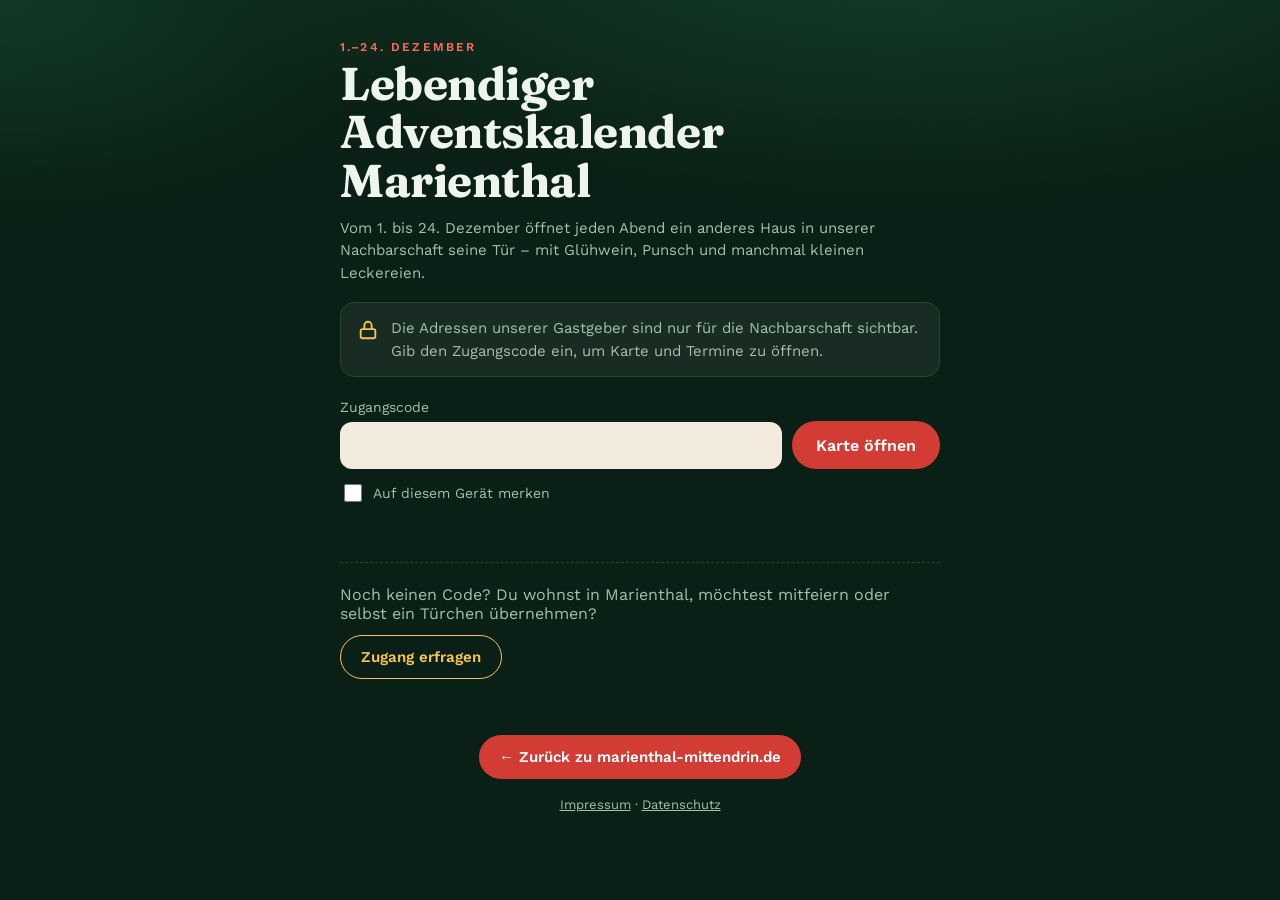
<file: adventskalender-marienthal/index.html>
<!DOCTYPE html>
<html lang="de">
<head>
<meta charset="utf-8">
<link rel="icon" href="/assets/logo.svg" type="image/svg+xml">
<link rel="apple-touch-icon" href="/assets/apple-touch-icon.png">
<meta name="viewport" content="width=device-width, initial-scale=1">
<title>Lebendiger Adventskalender Marienthal</title>
<style id="font-style">
/* Schriften lokal eingebunden (kein Google-Fonts-Abruf, DSGVO-freundlich) – SIL Open Font License */
@font-face{font-family:"Fraunces";src:url(fonts/fraunces-latin-500-normal.woff2) format("woff2");font-weight:500;font-display:swap}
@font-face{font-family:"Fraunces";src:url(fonts/fraunces-latin-700-normal.woff2) format("woff2");font-weight:700;font-display:swap}
@font-face{font-family:"Work Sans";src:url(fonts/work-sans-latin-400-normal.woff2) format("woff2");font-weight:400;font-display:swap}
@font-face{font-family:"Work Sans";src:url(fonts/work-sans-latin-500-normal.woff2) format("woff2");font-weight:500;font-display:swap}
@font-face{font-family:"Work Sans";src:url(fonts/work-sans-latin-600-normal.woff2) format("woff2");font-weight:600;font-display:swap}
</style>
<style id="app-style">
:root{
  --bg:#0a1f15; --panel:#11301f; --land:#123323; --street-hi:#3d6a52;
  --text:#eef4ee; --muted:#a7bfae; --gold:#f5c451; --red:#d23c34; --red-hi:#ff6a5e;
  --line:#21472f; --danger:#ff8a7a;
}
*{box-sizing:border-box}
html,body{margin:0;background:var(--bg);color:var(--text);font-family:"Work Sans",system-ui,sans-serif}
body{min-height:100vh;background:
  radial-gradient(1200px 500px at 70% -10%,#16422b 0%,transparent 60%),
  radial-gradient(800px 400px at 0% 0%,#123a26 0%,transparent 55%),var(--bg)}
.wrap{max-width:1120px;margin:0 auto;padding:28px 20px 60px}
header{display:flex;flex-wrap:wrap;align-items:flex-end;justify-content:space-between;gap:16px;margin-bottom:18px}
.eyebrow{font-size:12px;letter-spacing:.18em;text-transform:uppercase;color:var(--red-hi);font-weight:600}
h1{font-family:"Fraunces",serif;font-weight:700;font-size:clamp(28px,4.4vw,46px);line-height:1.05;margin:6px 0 8px;letter-spacing:-.01em}
.intro{color:var(--muted);max-width:620px;margin:0;line-height:1.5;font-size:15px}
.status{background:rgba(210,60,52,.16);border:1px solid rgba(255,106,94,.5);color:#ffd2cc;border-radius:999px;padding:8px 14px;font-size:14px;white-space:nowrap}
.mapcard{position:relative;background:var(--land);border:1px solid var(--line);border-radius:18px;overflow:hidden;box-shadow:0 20px 60px rgba(0,0,0,.35)}
.mapscroll{overflow-x:auto;-webkit-overflow-scrolling:touch}
.mapcard svg{display:block;width:100%;height:auto;touch-action:pan-x pan-y}
.mapnote{position:absolute;left:12px;bottom:10px;font-size:11px;color:#8fb09b;pointer-events:none;background:rgba(10,31,21,.7);padding:2px 8px;border-radius:6px}
.star{cursor:pointer;outline:none}
.star .shape{fill:var(--gold);stroke:#fff3cf;stroke-width:2.4;filter:url(#glow);transition:transform .15s}
.star text{font:700 26px "Work Sans",sans-serif;fill:#3a2600;text-anchor:middle;dominant-baseline:central;pointer-events:none}
.star:hover .shape,.star:focus-visible .shape{transform:scale(1.18)}
.star.past .shape{fill:#8a7440;stroke:#b9a56f;filter:none}
.star.past text{fill:#2a2110}
.star.sel .shape{transform:scale(1.32);stroke:var(--red-hi);stroke-width:5}
.star.today .halo{animation:pulse 1.8s ease-out infinite}
.halo{fill:none;stroke:var(--red-hi);stroke-width:4;opacity:0}
@keyframes pulse{0%{r:34px;opacity:.9}100%{r:84px;opacity:0}}
.editing .star{cursor:grab}
.placing svg{cursor:crosshair}
.pop{position:absolute;z-index:5;width:270px;background:#fffaf0;color:#2a2112;border-radius:14px;padding:14px 16px 14px;box-shadow:0 14px 40px rgba(0,0,0,.45);transform:translate(-50%,calc(-100% - 22px))}
.pop.below{transform:translate(-50%,22px)}
.pop::after{content:"";position:absolute;left:50%;bottom:-7px;width:14px;height:14px;background:#fffaf0;transform:translateX(-50%) rotate(45deg)}
.pop.below::after{bottom:auto;top:-7px}
.pop.side::after{display:none}
.pop-day{font-size:12px;font-weight:600;color:#b3261e;text-transform:uppercase;letter-spacing:.08em;padding-right:22px}
.pop-addr{font-family:"Fraunces",serif;font-size:21px;font-weight:700;margin:6px 0 2px;line-height:1.15}
.pop-city{font-size:13px;color:#6b5c40}
.pop-host{margin-top:10px;font-size:14px;color:#2a2112}.pop-host b{color:#b3261e}
.pop-time{margin-top:10px;font-weight:600;font-size:15px}
.pop-note{margin-top:6px;font-size:14px;color:#4b3f2a;line-height:1.4}
.pop a{display:inline-block;margin-top:10px;font-size:13px;color:#b3261e;font-weight:600;text-decoration:none;border-bottom:1px solid #e9a39d}
.pop-x{position:absolute;top:8px;right:8px;border:0;background:transparent;font-size:20px;line-height:1;color:#8b7a5a;cursor:pointer;padding:4px 6px}
.pop-cal{margin-top:12px;padding-top:12px;border-top:1px solid #e6dcc4;display:flex;flex-direction:column;gap:8px}
.pop-btn{display:flex;align-items:center;justify-content:center;gap:8px;width:100%;min-height:44px;border-radius:10px;font-family:inherit;font-size:15px;font-weight:600;cursor:pointer;margin:0;padding:0 10px;box-sizing:border-box}
.pop .pop-btn svg{flex:none;display:inline-block;width:20px;height:20px;min-width:0}
.pop-btn.primary{border:0;background:#b3261e;color:#fff;min-height:48px;font-size:16px}
.pop-btn.primary:hover{background:#8e1c16}
.pop-btn.ghost{border:2px solid #b3261e;background:transparent;color:#b3261e}
.pop-btn.ghost:hover{background:#b3261e14}
.pop-hint{font-size:12px;color:#5e5242;text-align:center;line-height:1.35}
h2{font-family:"Fraunces",serif;font-size:22px;margin:34px 0 12px}
.grid{display:grid;grid-template-columns:repeat(auto-fill,minmax(150px,1fr));gap:10px}
.door{background:var(--panel);border:1px solid var(--line);border-radius:12px;padding:10px 12px;cursor:pointer;text-align:left;color:var(--text);font:inherit;transition:border-color .15s,transform .15s}
.door:hover{border-color:var(--red-hi);transform:translateY(-1px)}
.door.sel{border-color:var(--red-hi);background:#183d28}
.door.past{opacity:.55}
.door.today{border-color:var(--red-hi);box-shadow:0 0 0 2px rgba(255,106,94,.3)}
.door .n{font-family:"Fraunces",serif;font-size:24px;font-weight:700;color:var(--gold);line-height:1}
.door .d{font-size:12px;color:var(--muted);margin-top:4px}
.door .h{font-size:11.5px;line-height:1.3;color:var(--muted);margin-top:2px}
.door.free{cursor:default;border-style:dashed;border-color:rgba(255,106,94,.55)}
.door.free:hover{transform:none}
.door .apply{display:inline-block;border:0;cursor:pointer;font-family:inherit;margin-top:8px;background:var(--red);color:#fff;font-weight:600;font-size:13px;text-decoration:none;border-radius:8px;padding:6px 10px}
.door .apply:hover{background:#e14a41}
.door .tag{margin-top:8px;font-size:13px;font-weight:600;color:#ffd2cc}
.modal-bg{position:fixed;inset:0;background:rgba(4,14,9,.72);display:flex;align-items:center;justify-content:center;z-index:50;padding:16px}
.modal{position:relative;background:#fffaf0;color:#2a2112;border-radius:16px;padding:22px 22px 16px;width:min(440px,100%);max-height:92vh;overflow:auto;box-shadow:0 20px 60px rgba(0,0,0,.5)}
.modal h3{font-family:"Fraunces",serif;font-size:24px;margin:4px 0 6px}
.modal .msub{margin:0 0 14px;color:#5b4e36;font-size:14px;line-height:1.45}
.modal label{display:block;font-size:12px;font-weight:600;color:#6b5c40;margin-bottom:10px}
.modal input,.modal textarea{margin-top:4px;background:#fff;color:#2a2112;border:1px solid #dccfb3;font-family:"Work Sans",sans-serif;font-size:15px;min-height:0}
.modal input:focus,.modal textarea:focus{border-color:var(--red)}
.modal .btn.primary{width:100%;margin-top:4px;padding:11px}
.modal .privacy{font-size:12px;color:#7a6b50;margin:10px 0 0;line-height:1.4}
.fmsg{font-size:13px;margin:2px 0 8px}.fmsg.err{color:#b3261e}
.door.reserved{border-color:var(--line);border-style:solid}
.door .s{font-size:12px;line-height:1.3;margin-top:4px;white-space:normal;overflow-wrap:break-word;hyphens:auto}
.toolbar{display:flex;gap:10px;flex-wrap:wrap;align-items:center;margin-top:14px}
.btn{font:600 14px "Work Sans",sans-serif;border-radius:10px;padding:9px 14px;border:1px solid var(--line);background:var(--panel);color:var(--text);cursor:pointer}
.btn:hover{border-color:var(--street-hi)}
.btn.primary{background:var(--red);color:#fff;border-color:var(--red)}
.btn.primary:hover{background:#e14a41}
.btn.small{padding:6px 10px;font-size:13px}
.btn.on{background:#4a1714;border-color:var(--red-hi);color:#ffd2cc}
.msg{font-size:14px;color:var(--muted)}
.msg.err{color:var(--danger)}
.banner{position:absolute;top:12px;left:50%;transform:translateX(-50%);background:var(--red);color:#fff;font-weight:600;font-size:14px;border-radius:999px;padding:8px 16px;z-index:6;box-shadow:0 6px 20px rgba(0,0,0,.35)}
.admin{background:var(--panel);border:1px solid var(--line);border-radius:16px;padding:18px;margin-top:18px}
.admin h3{margin:0 0 12px;font-family:"Fraunces",serif;font-size:19px}
.settings{display:grid;grid-template-columns:110px 1fr 1fr;gap:10px;margin-bottom:18px}
.settings label,.rowhead{font-size:12px;color:var(--muted);display:block;margin-bottom:4px}
.settings .full{grid-column:1/-1}
input,textarea{width:100%;font:14px "Work Sans",sans-serif;background:#0b2416;color:var(--text);border:1px solid var(--line);border-radius:8px;padding:8px 10px}
input:focus,textarea:focus{outline:none;border-color:var(--red-hi)}
input[type=time]{color-scheme:dark}
.rows{display:flex;flex-direction:column;gap:8px}
.row{display:grid;grid-template-columns:30px 70px minmax(150px,2fr) minmax(110px,1.3fr) 86px 86px minmax(130px,2fr) 104px;gap:8px;align-items:center}
.row .num{font-family:"Fraunces",serif;font-weight:700;color:var(--gold);font-size:18px;text-align:center}
.row .dt{font-size:12px;color:var(--muted)}
.row.hl{background:#183d28;border-radius:10px;outline:1px solid var(--red-hi);outline-offset:3px}
details{margin-top:16px}
summary{cursor:pointer;color:var(--muted);font-size:14px}
textarea{min-height:160px;font-family:ui-monospace,Menlo,monospace;font-size:12px;margin-top:10px}
footer{margin-top:40px;color:#7f9d89;font-size:12px}
@media (max-width:820px){
  .row{grid-template-columns:30px 1fr 1fr;grid-template-areas:"n s s" "n h h" "d f t" "x x p"}
  .row .num{grid-area:n}.row .dt{grid-area:d}.row .f-street{grid-area:s}.row .f-host{grid-area:h}.row .f-from{grid-area:f}.row .f-to{grid-area:t}.row .f-note{grid-area:x}.row .place{grid-area:p}
  .row{padding:8px;border-bottom:1px solid var(--line)}
  .settings{grid-template-columns:1fr}
}
@media (max-width:640px){
  .mapcard svg{min-width:1000px}
  .pop,.pop.below{position:fixed;left:12px!important;right:12px;top:auto!important;bottom:12px;width:auto;transform:none}
  .pop::after{display:none}
  .pop,.pop.below{max-height:calc(100vh - 24px);overflow-y:auto}
  .status{white-space:normal}
}

/* Weihnachts-Deko */
.garland{display:block;width:calc(100% + 40px);height:auto;margin:-28px -20px 2px;overflow:visible}
.bauble{transform-box:fill-box;transform-origin:50% 0;animation:swing 3.4s ease-in-out infinite alternate}
@keyframes swing{from{transform:rotate(-6deg)}to{transform:rotate(6deg)}}
.flake-ico{display:inline-block;color:#eef4ee;animation:spin 9s linear infinite}
.flake-ico.d2{animation-duration:13s;animation-direction:reverse}
@keyframes spin{to{transform:rotate(360deg)}}
.hdr-side{display:flex;flex-direction:column;align-items:flex-end;gap:8px}
.snow-toggle{font:500 12px "Work Sans",sans-serif;background:transparent;color:var(--muted);border:1px solid var(--line);border-radius:999px;padding:5px 12px;cursor:pointer}
.snow-toggle:hover{color:var(--text);border-color:var(--street-hi)}
#snow{position:fixed;inset:0;width:100vw;height:100vh;pointer-events:none;z-index:40}
.star .shape{animation:twinkle 3s ease-in-out infinite;animation-delay:calc(var(--tw,0s) * -1)}
@keyframes twinkle{0%,100%{opacity:1}50%{opacity:.78}}
.mapcard{box-shadow:0 20px 60px rgba(0,0,0,.35),inset 0 0 60px rgba(220,240,230,.05)}
.door:hover .n{animation:jiggle .45s ease}
@keyframes jiggle{0%,100%{transform:rotate(0)}25%{transform:rotate(-10deg)}75%{transform:rotate(8deg)}}
.door .n{display:inline-block}
.door.today{position:relative;overflow:hidden}
.door.today::after{content:"heute";position:absolute;top:10px;right:-24px;transform:rotate(35deg);background:var(--red);color:#fff;font-size:11px;font-weight:600;padding:2px 28px}
.trees{display:block;width:100%;height:auto;margin-top:46px}
.tl{animation:blink 2s ease-in-out infinite}
@keyframes blink{0%,100%{opacity:1}50%{opacity:.25}}
footer{margin-top:6px!important;text-align:center}
@media (prefers-reduced-motion: reduce){.bauble,.flake-ico,.star .shape,.tl,.door:hover .n{animation:none}}
@media (max-width:640px){.garland{margin-top:-20px}.hdr-side{align-items:flex-start}}
</style>
<style id="gate-style">
.gate{max-width:640px;margin:0 auto;padding:40px 20px 48px}
.gate h1{margin:6px 0 12px}
.gate .lockbox{display:flex;gap:12px;align-items:flex-start;background:rgba(255,255,255,.06);border:1px solid var(--line);border-radius:14px;padding:14px 16px;margin:18px 0 22px;color:var(--muted);line-height:1.5;font-size:15px}
.gate .lockbox svg{flex:none;margin-top:2px}
.gate label.lbl{display:block;font-size:14px;color:var(--muted);margin:0 0 6px}
.gate .row{display:flex;gap:10px;flex-wrap:wrap}
.gate input[type=password],.gate input[type=text],.gate input[type=email],.gate textarea{font:400 16px "Work Sans",sans-serif;background:#f3ebdd;color:#123323;border:2px solid transparent;border-radius:12px;padding:12px 14px;width:100%}
.gate .row input{flex:1 1 200px;width:auto;min-width:0}
.gate input:focus,.gate textarea:focus{outline:none;border-color:var(--gold)}
.gate .go{font:600 16px "Work Sans",sans-serif;background:var(--red);color:#fff;border:0;border-radius:999px;padding:13px 24px;cursor:pointer;min-height:48px}
.gate .go:hover{background:#b8302a}
.gate .go[disabled]{opacity:.7;cursor:wait}
.gate .remember{display:flex;gap:8px;align-items:center;margin:12px 0 0;font-size:14px;color:var(--muted)}
.gate .remember input{width:18px;height:18px}
.gate .err{color:var(--danger);font-size:14px;margin:10px 0 0;min-height:1.2em}
.gate hr{border:0;border-top:1px dashed var(--line);margin:30px 0 22px}
.gate .ask{font:600 15px "Work Sans",sans-serif;background:transparent;color:var(--gold);border:1.5px solid var(--gold);border-radius:999px;padding:11px 20px;cursor:pointer;min-height:44px}
.gate .ask:hover{background:rgba(245,196,81,.1)}
.gate form.req{display:flex;flex-direction:column;gap:12px;margin-top:18px;background:var(--panel);border:1px solid var(--line);border-radius:16px;padding:20px}
.gate form.req[hidden]{display:none}
.gate form.req h2{font-family:"Fraunces",serif;font-size:24px;margin:0}
.gate .consent{display:flex;gap:10px;align-items:flex-start;font-size:13px;line-height:1.5;color:var(--muted)}
.gate .consent input{width:18px;height:18px;flex:none;margin-top:1px}
.gate a{color:var(--gold)}
.gate .ok{background:rgba(245,196,81,.12);border:1px solid rgba(245,196,81,.5);border-radius:14px;padding:16px;color:var(--text);line-height:1.5}
.gate .public{margin-top:30px;color:var(--muted);font-size:15px;line-height:1.6}
.gate .public b{color:var(--text)}
</style>
</head>
<body>
<div id="root"><section class="gate" aria-labelledby="gate-title">
  <div class="eyebrow">1.–24. Dezember</div>
  <h1 id="gate-title">Lebendiger Adventskalender Marienthal</h1>
  <p class="intro">Vom 1. bis 24. Dezember öffnet jeden Abend ein anderes Haus in unserer Nachbarschaft seine Tür – mit Glühwein, Punsch und manchmal kleinen Leckereien.</p>
  <div class="lockbox"><svg width="22" height="22" viewBox="0 0 24 24" aria-hidden="true" fill="none" stroke="#f5c451" stroke-width="2" stroke-linecap="round" stroke-linejoin="round"><rect x="4" y="11" width="16" height="10" rx="2"/><path d="M8 11V7a4 4 0 0 1 8 0v4"/></svg><span>Die Adressen unserer Gastgeber sind nur für die Nachbarschaft sichtbar. Gib den Zugangscode ein, um Karte und Termine zu öffnen.</span></div>
  <form id="gate-form" autocomplete="off">
    <label class="lbl" for="gate-code">Zugangscode</label>
    <div class="row"><input type="password" id="gate-code" autocomplete="current-password" required><button class="go" type="submit">Karte öffnen</button></div>
    <label class="remember"><input type="checkbox" id="gate-remember"> Auf diesem Gerät merken</label>
    <p class="err" id="gate-err" role="alert"></p>
  </form>
  <hr>
  <p style="margin:0 0 12px;color:var(--muted)">Noch keinen Code? Du wohnst in Marienthal, möchtest mitfeiern oder selbst ein Türchen übernehmen?</p>
  <button class="ask" type="button" id="gate-ask" aria-expanded="false" aria-controls="gate-req">Zugang erfragen</button>
  <form class="req" id="gate-req" hidden novalidate>
    <h2>Zugang erfragen</h2>
    <p style="margin:0;color:var(--muted);font-size:14px">Wir schicken dir den Code per Mail – meist am selben Tag.</p>
    <label class="lbl">Name<input type="text" name="name" autocomplete="name" required></label>
    <label class="lbl">E-Mail<input type="email" name="email" autocomplete="email" required></label>
    <label class="lbl">Straße in Marienthal (optional)<input type="text" name="strasse"></label>
    <label class="lbl">Nachricht (optional)<textarea name="nachricht" rows="3"></textarea></label>
    <input type="checkbox" name="botcheck" tabindex="-1" autocomplete="off" style="display:none">
    <label class="consent"><input type="checkbox" name="einwilligung" required><span>Ich bin einverstanden, dass meine Angaben zur Bearbeitung meiner Anfrage verwendet werden. <a href="/datenschutz/">Datenschutz</a></span></label>
    <p class="err" id="req-err" role="alert"></p>
    <button class="go" type="submit" style="align-self:flex-start">Anfrage senden</button>
  </form>
  <div class="ok" id="req-ok" hidden role="status">Danke! Deine Anfrage ist angekommen. Du bekommst den Code per Mail.</div>
</section>
</div><!--/root-->
<div class="site-links" style="max-width:1120px;margin:0 auto;padding:8px 20px 40px;text-align:center;font-family:'Work Sans',sans-serif">
<a href="/" style="display:inline-block;background:#d23c34;color:#fff;text-decoration:none;font-weight:600;font-size:15px;padding:13px 20px;border-radius:999px;white-space:nowrap">← Zurück zu marienthal-mittendrin.de</a>
<p style="margin:18px 0 0;font-size:13px;color:#a7bfae"><a href="/impressum/" style="color:inherit">Impressum</a> · <a href="/datenschutz/" style="color:inherit">Datenschutz</a></p>
</div>
<script type="application/json" id="advent-enc">{"v": 1, "kdf": "PBKDF2-SHA256", "iter": 600000, "salt": "LZoEU8s3k1EfCSUoUMp15Q==", "iv": "82/vxigKaEHynfL/", "ct": "tEXxfq7gSInZUoKkLi5iocO4gB75Sws2s7NK6JIAJgiZ280CqzUMI96IF6mY+eOBbOXQbRyePPKaf6ZRXg+yy6kF6h0uAo6Ttj9menTnB1JPpM4WyMmTfgJX1QM/68H/Q/Yj7+5gbBuGR04ZxzWINRKPAZ+dhKO1/y4Xgt1ihquhYruCuYYhMHFfW7pGOFflkp45E1NtaAZFiV6TK8LsqUtkpP1cUclWw2IacwLRic0fyAIVNXV2FgZlvSm2NwhoYYyP7fPwYyZtyQyufC0k+OT22YShNM3M6gGZBb8vhUH8TXIvwgg/ntgSoaAE6iMO85NrF4+qBw/svAemBrT3RozXCdlyXGDfXRxhC3JB7uEI43WG9XeX6eEDIRRbD1tF6FECUmn621XsqpZGqXPuNTy61gD+QjgE+TFiaVipegVhIAXWlppLhVmrZv54tjAGrb2OSCuh6jHb4iu2SClDGs/codJgVglhdwaPoUpR8m8qSSC1aD2A/dqWZq+x9ZmiQqW4rMh+iK5Aw0Eh6WYy/W9ewqRGVZJkWtGb7udq6TQNQam8yy9Msx5PTqeclPhi3/+ZpSUJGn9lMcPtoERK/CyaORrpaLqEUDaWyljdqzNKANlF/WkQzRfPoNBcppwU3ZIoHfrPHwfkJKkT/79bb617+dQ3eF7FihY7JxB2iUbcuUvez3WB5dMLuC6jC2gG76sprGxxTgb0rUhH/81vgoqsh+x4gcs3MBxeVstVcjgmBOhJBQtcg+nbYLuxMxWJhh5R4w/cC5kngQZFFJO/prRwjsPqgbng5/g0QV7xxgoV2/CRyPYpPxseaPFNaEBv0eIahGfiVkHWruX+sY9ERdwTBh1DUHKjd8gITPepLakiUBTLTu7Pjo4UxDSj3XNzYcdYmH1yyTS+gTupu8Da6p0t0SdFjNtm7O3HdlfQaNI8hKeQPU98G9h0OUcsnFI/J1i56xuvUk05pfGi4Ru1zNKoKDDa23tQv1qZVwK0YWS4ielkLfpFTO3YCloJWrNo8N5iUv89sgD4+m4/NcUy5CmyKrR7zSmgJsYUQl53Tb2hytJtNGHJWWHeFYS4TAfChtHl+ppE3cfr36XJeq+Aw2oGRnUvFSO6jJgRzCmwC9OiPiK3cBtQiVxxdpkZJRaOmDo55o6eQjtse2g0W3JbUsDzh6h8CMrwsNNCIpnfL7/gfHb4G2Uuv+HbgH88UR1+BAc132WRxuiB/[base64]/+TbVbtDbwbe1yKOyQ/r1CPkAgw3QCeKZxosEhcZ1xrznfok7JV3kVO4eWRDFxxViYxNLHbzh8ze9BYWuHwViY968Rc1R68zidNKaN9ptMmzxZqrjkmGj8Wsnl54oCcQXNj5+l7kNZXl9tt7+hh2CqZNa/wJluBSy+lAtsxQr06GngjldqRNuVavy0vPzMTsyDxv5g8CLR8sPfcCA3I5ZEBGMy+Mv6jrSselUD74sVgy0uu7P05z/sELKfYvziVjmxoH7tbw3XJBRVOOTgpGeW3Ybn+AwQq3rrfxYoFIZHakW0vu2g/9aVazFmqI4qorT/8oZaVmHPjZI8RPUrUngiUw37Po1E0zXUCbKvqXEX/GbFz4iCPMhMyAROkZXeCMhJsyW59Na0YyaMjOP4H0SXFJhQJqe7EiUtxVwYFWlYLFAFzsJizGW4ronFUi9AvFODapsiMxd6ruJbeCtXqXiMpWZ9/+lGFnYU8B0PfD3g1oQYAdSyjYjM111JmCzBk/SU99SmIePE750DXm57PnHf4s625OPeD82QhTlVvraM64CV9fYnl2374DYGCqqpa6iwVpE6nRYfkSa+0hH1wF2Ai0rwepAzNzDseFRUixktmESx2S4d6bjkUMniJc+bin/1SrswJLxrVas61rZTIDMd28CpQo4FxS42HAm8co4TFvJgBMx3nj8uduTb4EUpk569KEVFW/4WCGGH+KEBrmpOK7Gv822+jwWtNAvxjQarsb4YFUXG8SKBOi3GyrbgvnLqZgcG3Buku3S/IVZ7x7ArtypyhWc+VkH5Zs5oDMUF+Ej32Vk0Ir4Qa9W3YjZkGSbv14Gr5VKJfZuDfYDNvf6KVHX5ZBCljwx/ZckQTd/eCSGCghARQDLAcwSsXFWhpdYC8IClVZbpEScVMQsOECxr4ZaII9IDZX3aIO1gkh7Ruv9suuRBNDpvbQ2xYzmMKbOyEYma4BEbDOM7ZY2245KTL33HVUN8YfeLM03LSAkO07yZD4Vj3XuE+XKb6NTrwhX/LecBNgXQSZouxAN9PBbfkXIKuedJ1pKFEVTMFGYH7VtnF/xX9b31/eHdt8cYF8dNsWAIjX5jVFvXRGvrEllSQTjUsJ4Ol73M1vyRWDyG1JmLcJAZ+7fVpv2DoKKekpxJ7MkAfF85wmskemo/i/lWsDLCWjHMchTGJvREw4IHlcfFsR6V9xazjiatDIFESidXAlERnEG+quboXR/yAWdRQZ3nSVUILXg68SzCXzcBadRT38NeXxF43jBAzd2+oXW1ftipy6SO8jH9qpDmEL8zCNuOcQ8O18dmfLK58dg9LIR5T0eTetHyWvRRS4QAboPry9YFN7OOp/Nu0HDgzB2BwkVTMmPEdjORV0drfLcROfGrLZA8mikmOv2vH9vAIecfcarSD+8KUZ/PIc9wLu3I8J3RYoxJ8jvlPfqaO1WTmP/zmF+0DQ6bBSHKtWIDfnsyfWMYONIYIL4pG1kpwN8fqwxGsAQHFwJa8uPs+VYANF5k4PccaBZxiBrPX4knwq3ETL4Hh5PdL3oqWDDR+nYCeubZgvGs9ZpoelrI8/NaKw5DlHFVnlz4nBbDUnhwHRuFH7FrMZWg0bWmLu3CwY6P7xKMsPunSHNMrb0p+5iUelluWN98lHexdjCJ5wxQAnUyIzgyH6bulv24jO/6IQtX3NSPkxBQsPsXoAL+LzkRR7WKtQezsUL1eWiTK0xFWVvrzS27alSQFfBK9RtDUylgXHrERxEH2vBv5Hlz6Fl4PZPFta8avNqpx4cdHfRhUy/xb5k2FxOD00sPoWp4/TGnRDF/Wc8fqdoSneOOA0Kz/USJaw0oE5iejN6XFeoisRWq6DKCDcyUzSsCEvkJ6U6v/DG8AsY4GHqoYSz6EypBD+DtE0P+RdeOsTnGaU+hjSF2iT9u+heLskpDa69iQtwnZZtm0jmp87+YBJa/jnfMi3EAmiaMmonWBcpQzT1lVumUZh8UMLZLeYXOTATGWB8DCrFLhRqN3SomT/Gzlsqdfo6f1mxyAV/2eIiQqL1wYjQOifhqk0QVuOhphf3P5lKmFn+lZCLMVlsJmixthEHwlDX7mcP+p5IVF+eNNmCmiPpc/aIEva8kJjAp5fLld3K7cBmlOgdO1KSpcRlajkYsreIYJQQ7gWOAWjE9cfEB9chw74l+E4365wori2tYKUz3og27nVO9N6LPvpYVqjYHf7s9QEYnUr3lt0Bypr/qT09guLqOYGqyEh9vXB/RQr84PSJySq6vMvVfvtT9SUo0NkArAxQOhDqr7lxWMEYgPGi8dr3ZqEnl8egIh/js08QwPIE+5cVeHhKHxlXCEcEGRCTrzQVzdZHBF6qys6dN1xjSymrDDp9FIzBGwYGR+LWCz/JK/g9bZ3hYD8OnJyFogcG9ckAPTs6Z2gEZ034hMY2aVrPOhb1PkHjkcsqWWCbTNAu7uMSTQg0ZI0v2818cr+45EKPwxHoHKFjQpgFPh/KWX4P2Od0vev1oFEagNnPXbtMMb8IEaqqWFGZ70s3I/AsaZvmdCtnFK+dKFBGsoCEFRytdzTMv7joXowcRVN/[base64]/e0YVLsZQL3nncUHfQzfCeZXl/aPtgx8RH8cFEp1Z+EqXs5O5A3plcyQ9uLegx57jXYcs/1v8kR2rr4c2/eQnzGkG/OcCGc+2D4lYhMfSiiudRhcg3qWMkGpFNxA3z4a++1wcBR2r6YXvSyVaLKb02exv8flFmr7m5AWnoTlKzmExS3Nyhl1LaLp9eQxRDN6qDcLRnSWg/UuZ3QliSpd+3v/6IEjbV+LCxsWit9qgakj+yN9mnto80qyQCdMUXo+6ZYA4JY6hmLJLGrCtfwrn7OrYFijSqnR22MK0+R3O07AedpcLw48i4vd0M82kWQflNjYTIq1QjzD4sypC97/nWEGd6u+CzvRiQw+B7Z2KZP+EUxG0IE0ufRsn3nW5OeLcNnKCT3dgajcIW/SUdq2UFdg4+RCdNkfZF7l5OQdibdqjDlgR4ayAB4WW5cu+w68QGd0QFt3jFWdz2+mSK7JbbBl4kSYZixKivPHinag7G2UiYMEaKOo7I+VWwUE50slDKr548D+yKGbZmR12JEpuUymR7TWRH0EZ/YneWeIxm2Erl8EpF/sPPWVzp5PP+cMNdRHQiUvBSDDwVyHNeYEiLHvfAg287M7k85rSBM7rmvewxJwABym5wznWy3y9HPrai+16p3MDRfzUOWVndzpsLu8/wUXqRWPKLOqCg="}</script>
<script type="text/plain" id="app-src">
(function(){
"use strict";
var W=3500,H=1715,DY=460,W3F="1252e4e4-b5f2-48ac-87a4-d0547c6e60de";
var data=JSON.parse(document.getElementById("advent-data").textContent);
var state={sel:null,editing:false,draft:null,placing:null,canEdit:false,msg:"",msgErr:false,hl:null};
var root=document.getElementById("root");

/* ---------- helpers ---------- */
function esc(s){return String(s==null?"":s).replace(/[&<>"']/g,function(c){return {"&":"&amp;","<":"&lt;",">":"&gt;",'"':"&quot;","'":"&#39;"}[c];});}
function cur(){return state.editing?state.draft:data;}
function door(n){var d=cur().doors;for(var i=0;i<d.length;i++)if(d[i].n===n)return d[i];return null;}
function dateOf(n){return new Date(cur().year,11,n);}
function fmtDate(n,opt){return dateOf(n).toLocaleDateString("de-DE",opt||{weekday:"long",day:"numeric",month:"long"});}
function fmtTime(t){return (t||"").replace(":",".");}
function timeText(d){if(d.from&&d.to)return "von "+fmtTime(d.from)+" bis "+fmtTime(d.to)+" Uhr";if(d.from)return "ab "+fmtTime(d.from)+" Uhr";return "Uhrzeit folgt";}
function today(){var t=new Date();return new Date(t.getFullYear(),t.getMonth(),t.getDate());}
function dayStatus(n){var diff=(dateOf(n)-today())/864e5;return diff<0?"past":diff===0?"today":"future";}
function statusText(){
  var y=cur().year,t=today(),start=new Date(y,11,1),end=new Date(y,11,24);
  if(t<start){var dd=Math.round((start-t)/864e5);return dd===1?"Morgen öffnet das erste Türchen":"Noch "+dd+" Tage bis zum ersten Türchen";}
  if(t>end)return "Der Adventskalender "+y+" ist vorbei – danke an alle Gastgeber!";
  var n=t.getDate(),d=door(n);return "Heute: Türchen "+n+(d&&d.street?" · "+d.street:"");
}
function starPath(R,r){var p=[];for(var i=0;i<10;i++){var a=-Math.PI/2+i*Math.PI/5,rad=i%2?r:R;p.push((Math.cos(a)*rad).toFixed(1)+","+(Math.sin(a)*rad).toFixed(1));}return p.join(" ");}
var STAR=starPath(44,19);
function mapsLink(d){return "https://www.google.com/maps/search/?api=1&query="+encodeURIComponent(d.street+", "+cur().city);}

/* ---------- Karte (vereinfacht nachgezeichnet nach dem realen Straßenverlauf) ---------- */
var MAJOR=[
 {name:"Ring 2",pts:[[40,120],[130,270],[230,345],[330,440],[390,570],[470,760],[560,960],[660,1255]],lab:[[4,.5]],w:30,fill:"#6d5a3c"},
 {name:"Jüthornstraße",pts:[[0,625],[140,500],[330,445],[430,395],[600,330],[900,230],[1150,140],[1325,60],[1385,45],[1665,65],[1965,90]],lab:[[4,.5],[6,.55],[8,.5]],w:24,fill:"#4c735d"},
 {name:"Rodigallee",pts:[[1965,90],[2462,-8]],lab:[[0,.4]],w:24,fill:"#4c735d"},
 {name:"A 24",pts:[[540,1255],[1300,1120],[2000,1010],[2462,930]],lab:[],w:34,fill:"#6d5a3c",motorway:true}
];
var STREETS=[
 {name:"Kurvenstraße",pts:[[25,230],[110,440],[160,560],[190,800]],lab:[[2,.5]]},
 {name:"Schatzmeisterstraße",pts:[[470,0],[600,320],[715,570]],lab:[[1,.45]]},
 {name:"Jüthornkamp",pts:[[290,110],[330,250],[380,350]],lab:[[0,.45]]},
 {name:"Ziesenißstraße",pts:[[180,165],[420,0]],lab:[[0,.45]]},
 {name:"An d. Marienanlage",pts:[[715,570],[870,620]],lab:[[0,.5]]},
 {name:"",pts:[[715,570],[660,725],[815,780],[870,620]],lab:[]},
 {name:"Ahornstraße",pts:[[870,620],[1170,490],[1320,425]],lab:[[0,.55]]},
 {name:"Am Husarendenkmal",pts:[[0,905],[200,880],[470,810],[660,725]],lab:[[2,.45],[0,.55]]},
 {name:"Luisenstraße",pts:[[815,780],[870,910],[980,1150]],lab:[[1,.6]]},
 {name:"Nöpps",pts:[[600,1045],[880,920],[1290,745],[1640,580]],lab:[[0,.45],[2,.6]]},
 {name:"Oktaviostraße",pts:[[1110,335],[1320,425],[1640,580],[1960,735],[2200,815],[2300,805],[2462,715]],lab:[[1,.45],[3,.45],[5,.5]]},
 {name:"Ernst-Albers-Straße",pts:[[1040,195],[1110,335],[1170,490],[1290,745],[1400,990]],lab:[[3,.45]]},
 {name:"Kielmannseggstraße",pts:[[1965,90],[1995,230],[2060,480],[2020,620],[1960,735],[1650,880],[1420,990],[1300,1015],[1200,1010],[1180,950],[1150,810]],lab:[[2,.4],[5,.5],[9,.5]]},
 {name:"Behrensstraße",pts:[[1540,630],[1650,880]],lab:[[0,.45]]},
 {name:"Kielmannseggstieg",pts:[[1593,907],[1615,985],[1637,1025],[1659,1035],[1888,1003],[1914,987],[1919,965],[1844,789]],lab:[[3,.5]]},
 {name:"Stoltenstraße",pts:[[2200,815],[2240,960],[2290,1255]],lab:[[1,.55]]},
 {name:"Zirpenweg",pts:[[2240,960],[2462,860]],lab:[[0,.6]]},
 {name:"Husarenhof",pts:[[230,890],[250,1100],[390,1175]],lab:[[0,.5]]},
 {name:"Derbyweg",pts:[[880,1255],[1500,1155],[1900,1085],[2462,1040]],lab:[[2,.5]]},
 {name:"",pts:[[420,400],[470,520],[560,505]],lab:[]},
 {name:"",pts:[[0,770],[170,745],[300,740]],lab:[]},
 {name:"",pts:[[1180,170],[1230,330]],lab:[]}
];
var PARKS=[
 [[600,0],[1180,20],[1300,55],[1150,140],[900,230],[860,238],[640,190]],
 [[1175,175],[1330,98],[1960,102],[1995,145],[2462,52],[2462,690],[2300,700],[2180,650],[1990,725],[1700,505],[1620,335],[1380,292],[1185,255]],
 [[715,570],[870,620],[815,780],[660,725]]
];
function line(p){return p.map(function(q){return q.join(",");}).join(" ");}
function labelsFor(st,size,color){
  var out="";
  st.lab.forEach(function(L){
    var a=st.pts[L[0]],b=st.pts[L[0]+1],t=L[1];
    var x=a[0]+(b[0]-a[0])*t,y=a[1]+(b[1]-a[1])*t;
    var ang=Math.atan2(b[1]-a[1],b[0]-a[0])*180/Math.PI;
    if(ang>90)ang-=180;if(ang<-90)ang+=180;
    out+='<text x="'+x.toFixed(0)+'" y="'+y.toFixed(0)+'" transform="rotate('+ang.toFixed(1)+' '+x.toFixed(0)+' '+y.toFixed(0)+')" font-size="'+size+'" fill="'+color+'" text-anchor="middle" dominant-baseline="central" stroke="#123323" stroke-width="6" paint-order="stroke" font-weight="500">'+esc(st.name)+'</text>';
  });
  return out;
}

var NORTH=[
 {name:"Rauchstraße",pts:[[1080,290],[1265,250],[1415,232],[1785,120],[2045,40],[2165,5]],lab:[[1,.5],[3,.45]]},
 {name:"Bovestraße",pts:[[965,120],[1005,160],[1075,260],[1125,350],[1215,460],[1335,505]],lab:[[3,.5]]},
 {name:"Gustav-Adolf-Straße",pts:[[965,100],[1095,45],[1195,15]],lab:[[0,.6]]},
 {name:"Friedastraße",pts:[[1195,15],[1250,240]],lab:[[0,.5]]},
 {name:"Tratzigerstraße",pts:[[1335,0],[1405,232]],lab:[[0,.45]]},
 {name:"Alphonsstraße",pts:[[1780,120],[1825,260],[1865,380],[1900,490],[1930,545]],lab:[[1,.5]]},
 {name:"Kielmannseggstraße",pts:[[2040,30],[2095,180],[2125,298],[2065,420],[1965,550]],lab:[[1,.5],[3,.5]]},
 {name:"Schimmelmannstraße",pts:[[1855,345],[2005,305],[2125,298],[2265,255],[2462,195]],lab:[[0,.6],[3,.5]]},
 {name:"Westerkamp",pts:[[2180,10],[2265,255]],lab:[[0,.45]]},
 {name:"Bornkamp",pts:[[2325,0],[2385,230],[2462,440]],lab:[[1,.5]]},
 {name:"",pts:[[1655,250],[1815,260]],lab:[]},
 {name:"",pts:[[1655,282],[1805,282],[1790,330]],lab:[]},
 {name:"",pts:[[2305,410],[2315,505]],lab:[]},
 {name:"",pts:[[1075,450],[1165,420]],lab:[]}
];

var EAST_MAJOR=[
 {name:"Rodigallee",pts:[[2462,452],[2766,370],[3053,289],[3500,175]],lab:[[1,.5]],w:24,fill:"#4c735d"},
 {name:"A 24",pts:[[2462,1390],[3500,1210]],lab:[],w:34,fill:"#6d5a3c",motorway:true}
];
var EAST=[
 {name:"Osterkamp",pts:[[2615,0],[2665,170],[2737,380],[2788,531],[2845,709],[2885,883]],lab:[[3,.5],[4,.5]]},
 {name:"Mittelkamp",pts:[[2465,0],[2525,175],[2565,260],[2645,402]],lab:[[1,.5]]},
 {name:"Schimmelmannstraße",pts:[[2462,195],[2806,85]],lab:[]},
 {name:"Zikadenweg",pts:[[2781,531],[2917,488],[3023,455],[3144,433],[3296,421],[3348,417]],lab:[[0,.5],[3,.5]]},
 {name:"",pts:[[3296,421],[3284,376]],lab:[]},
 {name:"",pts:[[3027,459],[3057,535]],lab:[]},
 {name:"",pts:[[3137,448],[3148,497]],lab:[]},
 {name:"",pts:[[3318,486],[3454,452]],lab:[]},
 {name:"",pts:[[3311,429],[3330,542]],lab:[]},
 {name:"Holstenhofweg",pts:[[3390,200]].concat([[3417,285],[3447,383],[3492,588],[3523,709]]),lab:[[2,.5]]},
 {name:"Oktaviostraße",pts:[[2462,1175]].concat([[2554,1085],[2887,891],[2917,906],[2993,919],[3068,883],[3152,822],[3216,769],[3280,724],[3348,682]]),lab:[[1,.45],[6,.5]]},
 {name:"Oktaviostraße",pts:[[3034,766],[3042,815],[3065,879]],lab:[[1,.5]]},
 {name:"Zirpenweg",pts:[[2462,1320]].concat([[2819,1085],[3065,883]]),lab:[[1,.5]]},
 {name:"",pts:[[3076,887],[3137,959],[3110,1085]],lab:[]},
 {name:"",pts:[[3144,849],[3190,906],[3243,928],[3296,951]],lab:[]},
 {name:"Derbyweg",pts:[[2462,1500],[3500,1330]],lab:[]}
];
var EAST_PATH=[[2841,720],[2917,686],[2955,656],[3068,618],[3182,603],[3296,626],[3356,679],[3447,739],[3523,754]];
var EAST_PARKS=[
 [[2462,512],[2580,500],[2675,483],[2735,573],[2788,709],[2788,853],[2690,928],[2554,1004],[2462,1150]],
 [[2906,637],[2981,535],[3004,535],[3012,565],[2917,641]]
];
function eastParks(){
  var s='<g transform="translate(0,'+DY+')">';
  EAST_PARKS.forEach(function(p){var q=p.map(function(v){return [v[0],v[1]-DY];});s+='<polygon points="'+line(q)+'" fill="#1b4a30"/><polygon points="'+line(q)+'" fill="url(#trees)" opacity=".7"/>';});
  return s+'</g>';
}
function eastPond(){
  var s="";
  s+='<path d="M2425 754 a95 47 0 1 0 189 0 a95 47 0 1 0 -189 0 Z" fill="#3c7a8c"/>';
  s+='<ellipse cx="2512" cy="758" rx="45" ry="23" fill="#1b4a30"/>';
  return s;
}
function eastStreets(){
  var s='<polyline points="'+line(EAST_PATH)+'" fill="none" stroke="#5b8a70" stroke-width="4" stroke-dasharray="10 9"/>';
  s+=labelsFor({name:"Husarenweg",pts:EAST_PATH,lab:[[3,.5]]},18,"#a9c7b4");
  EAST.forEach(function(st){s+='<polyline points="'+line(st.pts)+'" fill="none" stroke="#0c2617" stroke-width="20" stroke-linecap="round" stroke-linejoin="round"/>';});
  EAST.forEach(function(st){s+='<polyline points="'+line(st.pts)+'" fill="none" stroke="#3a6650" stroke-width="13" stroke-linecap="round" stroke-linejoin="round"/>';});
  EAST_MAJOR.forEach(function(st){s+='<polyline points="'+line(st.pts)+'" fill="none" stroke="#0c2617" stroke-width="'+(st.w+8)+'" stroke-linecap="round" stroke-linejoin="round"/>';});
  EAST_MAJOR.forEach(function(st){s+='<polyline points="'+line(st.pts)+'" fill="none" stroke="'+st.fill+'" stroke-width="'+st.w+'" stroke-linecap="round" stroke-linejoin="round"/>';
    if(st.motorway)s+='<polyline points="'+line(st.pts)+'" fill="none" stroke="#123323" stroke-width="3" stroke-dasharray="26 20"/>';});
  EAST.forEach(function(st){if(st.name)s+=labelsFor(st,21,"#c9dccf");});
  EAST_MAJOR.forEach(function(st){s+=labelsFor(st,23,"#f0e6d2");});
  s+='<g transform="translate(3050,1287)"><rect x="-26" y="-15" width="52" height="30" rx="7" fill="#2b5aa8" stroke="#fff" stroke-width="2.5"/><text text-anchor="middle" dominant-baseline="central" font-size="19" font-weight="700" fill="#fff">A24</text></g>';
  s+='<text x="2917" y="580" font-size="17" font-style="italic" fill="#8fc4a2" text-anchor="middle">Spielplatz</text>';
  s+='<text x="3401" y="883" font-size="19" font-style="italic" fill="#8fb39c" text-anchor="middle">Gymnasium Marienthal</text>';
  return s;
}
function northMap(){
  var s='<polygon points="1345,232 1655,232 1655,395 1345,395" fill="#1d3f2c" stroke="#2a5a40" stroke-width="2"/>';
  s+='<text x="1500" y="320" font-size="20" fill="#8fb39c" text-anchor="middle" font-style="italic">Asklepios Klinik Wandsbek</text>';
  NORTH.forEach(function(st){s+='<polyline points="'+line(st.pts)+'" fill="none" stroke="#0c2617" stroke-width="20" stroke-linecap="round" stroke-linejoin="round"/>';});
  NORTH.forEach(function(st){s+='<polyline points="'+line(st.pts)+'" fill="none" stroke="#3a6650" stroke-width="13" stroke-linecap="round" stroke-linejoin="round"/>';});
  NORTH.forEach(function(st){if(st.name)s+=labelsFor(st,21,"#c9dccf");});
  s+='<text x="480" y="230" font-size="26" fill="#4f7a62" letter-spacing="6" text-anchor="middle">↖ WANDSBEK</text>';
  return s;
}
function baseMap(){
  var s="";
  s+='<defs><filter id="glow" x="-80%" y="-80%" width="260%" height="260%"><feGaussianBlur stdDeviation="5" result="b"/><feMerge><feMergeNode in="b"/><feMergeNode in="SourceGraphic"/></feMerge></filter>'+
     '<pattern id="trees" width="44" height="44" patternUnits="userSpaceOnUse"><circle cx="12" cy="14" r="7" fill="#235a3b"/><circle cx="33" cy="32" r="6" fill="#205236"/></pattern></defs>';
  s+='<rect width="'+W+'" height="'+H+'" fill="#123323"/>';
  s+=northMap();
  s+=eastParks();
  s+='<g transform="translate(0,'+DY+')">';
  PARKS.forEach(function(p){s+='<polygon points="'+line(p)+'" fill="#1b4a30"/><polygon points="'+line(p)+'" fill="url(#trees)" opacity=".7"/>';});
  /* Wasser */
  s+='<ellipse cx="770" cy="688" rx="46" ry="28" fill="#3c7a8c"/><ellipse cx="1735" cy="242" rx="46" ry="30" fill="#3c7a8c"/>';
  /* Nebenstraßen */
  STREETS.forEach(function(st){s+='<polyline points="'+line(st.pts)+'" fill="none" stroke="#0c2617" stroke-width="20" stroke-linecap="round" stroke-linejoin="round"/>';});
  STREETS.forEach(function(st){s+='<polyline points="'+line(st.pts)+'" fill="none" stroke="#3a6650" stroke-width="13" stroke-linecap="round" stroke-linejoin="round"/>';});
  /* Hauptstraßen */
  MAJOR.forEach(function(st){s+='<polyline points="'+line(st.pts)+'" fill="none" stroke="#0c2617" stroke-width="'+(st.w+8)+'" stroke-linecap="round" stroke-linejoin="round"/>';});
  MAJOR.forEach(function(st){s+='<polyline points="'+line(st.pts)+'" fill="none" stroke="'+st.fill+'" stroke-width="'+st.w+'" stroke-linecap="round" stroke-linejoin="round"/>';
    if(st.motorway)s+='<polyline points="'+line(st.pts)+'" fill="none" stroke="#123323" stroke-width="3" stroke-dasharray="26 20"/>';});
  /* Labels */
  s+='<text x="900" y="95" font-size="24" font-style="italic" fill="#8fc4a2" text-anchor="middle">Wandsbeker Gehölz</text>';
  s+='<text x="2220" y="470" font-size="24" font-style="italic" fill="#8fc4a2" text-anchor="middle">Wandsbeker Gehölz</text>';
  s+='<text x="765" y="745" font-size="19" font-style="italic" fill="#8fc4a2" text-anchor="middle">Marienanlage</text>';
  STREETS.forEach(function(st){if(st.name)s+=labelsFor(st,21,"#c9dccf");});
  MAJOR.forEach(function(st){s+=labelsFor(st,23,"#f0e6d2");});
  /* A24-Schilder */
  [[900,1185],[1640,1066],[2250,968]].forEach(function(p){s+='<g transform="translate('+p[0]+','+p[1]+')"><rect x="-26" y="-15" width="52" height="30" rx="7" fill="#2b5aa8" stroke="#fff" stroke-width="2.5"/><text text-anchor="middle" dominant-baseline="central" font-size="19" font-weight="700" fill="#fff">A24</text></g>';});
  s+='</g>';
  s+=eastPond();
  s+=eastStreets();
  s+='<g transform="translate(3420,1640)"><circle r="38" fill="#0f2c1d" stroke="#2f5c42" stroke-width="2"/><path d="M0 -26 L10 8 L0 0 L-10 8Z" fill="#d23c34"/><text y="26" text-anchor="middle" font-size="17" fill="#c9dccf">N</text></g>';
  return s;
}
var BASE=baseMap();


function starsSVG(){
  var s="";
  cur().doors.filter(function(d){return state.editing||d.street;}).slice().sort(function(a,b){return (state.sel===a.n)-(state.sel===b.n);}).forEach(function(d){
    var st=dayStatus(d.n),cls="star "+st+(state.sel===d.n?" sel":"");
    s+='<g class="'+cls+'" data-n="'+d.n+'" transform="translate('+d.x+','+d.y+')" style="--tw:'+((d.n*0.53)%3).toFixed(2)+'s" tabindex="0" role="button" aria-label="Türchen '+d.n+': '+esc(d.street)+'">'+
       '<circle class="halo" r="28"/><polygon class="shape" points="'+STAR+'"/><text y="3">'+d.n+'</text></g>';
  });
  return s;
}

/* ---------- render ---------- */
function render(){
  var c=cur(),h="";
  h+='<div class="wrap'+(state.editing?" editing":"")+'">';
  h+=GARLAND;
  h+='<header><div><div class="eyebrow"><span class="flake-ico">❄</span> Advent '+esc(c.year)+' · Hamburg-Marienthal <span class="flake-ico d2">❄</span></div><h1>'+esc(c.title)+'</h1><p class="intro">'+esc(c.intro)+'</p></div><div class="hdr-side"><div class="status">'+esc(statusText())+'</div><button class="snow-toggle" data-act="snow" aria-pressed="'+(snowOn?"true":"false")+'">'+(snowOn?"❄ Schnee an":"❄ Schnee aus")+'</button></div></header>';
  h+='<div class="mapcard'+(state.placing?" placing":"")+'" id="mapcard">';
  if(state.placing)h+='<div class="banner">Klicke auf die Karte, um Türchen '+state.placing+' zu platzieren</div>';
  h+='<div class="mapscroll"><svg id="map" viewBox="0 0 '+W+' '+H+'" xmlns="http://www.w3.org/2000/svg">'+BASE+'<g id="stars">'+starsSVG()+'</g></svg></div>';
  h+='<div class="mapnote">Straßenverlauf vereinfacht dargestellt</div>';
  h+=popupHTML();
  h+='</div>';
  if(state.editing)h+=adminHTML();
  else{
    h+='<h2>Alle 24 Türchen</h2><div class="grid">';
    c.doors.forEach(function(d){var st=dayStatus(d.n);
      if(!d.street){
        var dd=esc(fmtDate(d.n,{weekday:"short",day:"numeric",month:"short"}));
        if(d.note){h+='<div class="door free reserved"><div class="n">'+d.n+'</div><div class="d">'+dd+'</div><div class="tag">'+esc(d.note)+'</div></div>';}
        else{h+='<div class="door free"><div class="n">'+d.n+'</div><div class="d">'+dd+' · noch frei</div><button class="apply" data-apply="'+d.n+'">Jetzt bewerben</button></div>';}
        return;}
      h+='<button class="door '+st+(state.sel===d.n?" sel":"")+'" data-door="'+d.n+'"><div class="n">'+d.n+'</div><div class="d">'+esc(fmtDate(d.n,{weekday:"short",day:"numeric",month:"short"}))+' · '+esc(fmtTime(d.from))+'</div><div class="s">'+esc(d.street)+'</div>'+(d.host?'<div class="h">'+esc(d.host)+'</div>':"")+'</button>';});
    h+='</div>';
    if(state.canEdit)h+='<div class="toolbar"><button class="btn" data-act="edit">Adressen bearbeiten</button>'+msgHTML()+'</div>';
  }
  h+=TREES+'<footer>Frohe Adventszeit! · Lebendiger Adventskalender · Nachbarschaft Hamburg-Marienthal</footer></div>';
  var osc=root.querySelector(".mapscroll"),sl=osc?osc.scrollLeft:0;
  root.innerHTML=h;
  var nsc=root.querySelector(".mapscroll");if(nsc&&sl)nsc.scrollLeft=sl;
  if(state.hl){var r=root.querySelector('.row[data-row="'+state.hl+'"]');if(r)r.scrollIntoView({block:"nearest",behavior:"smooth"});state.hl=null;}
  fitPopup();
}
/* Das Popup ist mit den Kalender-Buttons höher: oben/unten tauschen, sonst seitlich neben den Stern setzen */
function fitPopup(){
  var p=root.querySelector(".pop"),c=document.getElementById("mapcard"),d=state.sel!=null?door(state.sel):null;if(!p||!c||!d)return;
  if(getComputedStyle(p).position==='fixed')return;
  var cr=c.getBoundingClientRect();
  function fits(){var r=p.getBoundingClientRect();return r.top>=cr.top+4&&r.bottom<=cr.bottom-4;}
  if(fits())return;
  p.classList.toggle("below");if(fits())return;
  p.classList.remove("below");p.classList.add("side");
  var cx=cr.width*parseFloat(p.style.left)/100,ty=cr.height*parseFloat(p.style.top)/100,pw=p.offsetWidth,ph=p.offsetHeight;
  var x=cx+30+pw<=cr.width-8?cx+30:cx-30-pw;
  x=Math.max(8,Math.min(x,cr.width-pw-8));
  p.style.left=x+"px";p.style.top=Math.max(8,Math.min(ty-ph/2,cr.height-ph-8))+"px";p.style.transform="none";
}
function msgHTML(){return state.msg?'<span class="msg'+(state.msgErr?" err":"")+'">'+esc(state.msg)+'</span>':"";}
function popupHTML(){
  if(state.sel==null||state.placing)return "";
  var d=door(state.sel);if(!d)return "";
  var below=d.y<600,left=Math.min(Math.max(d.x/W*100,14),86),top=d.y/H*100;
  return '<div class="pop'+(below?" below":"")+'" style="left:'+left+'%;top:'+top+'%">'+
    '<button class="pop-x" data-act="close" aria-label="Schließen">×</button>'+
    '<div class="pop-day">Türchen '+d.n+' · '+esc(fmtDate(d.n))+'</div>'+
    '<div class="pop-addr">'+esc(d.street||"Adresse folgt")+'</div><div class="pop-city">'+esc(cur().city)+'</div>'+
    (d.host?'<div class="pop-host">bei <b>'+esc(d.host)+'</b></div>':"")+
    '<div class="pop-time">'+esc(timeText(d))+'</div>'+
    (d.note?'<div class="pop-note">'+esc(d.note)+'</div>':"")+
    (d.street?'<a href="'+esc(mapsLink(d))+'" target="_blank" rel="noopener">In Google Maps öffnen ↗</a>':"")+
    (hasEvent(d)&&!state.editing?'<div class="pop-cal"><button type="button" class="pop-btn primary" data-ics="'+d.n+'">'+ICO_CAL+'Zum Kalender hinzufügen</button>'+
      '<button type="button" class="pop-btn ghost" data-ics="all">'+ICO_DL+'Alle '+eventCount()+' Termine laden</button>'+
      '<div class="pop-hint">Für Google, Apple, Outlook und mehr (.ics-Datei)</div></div>':"")+
  '</div>';
}

/* ---------- Kalender-Download (.ics) ---------- */
var ICO_CAL='<svg aria-hidden="true" width="20" height="20" viewBox="0 0 24 24" fill="none" stroke="currentColor" stroke-width="2" stroke-linecap="round" stroke-linejoin="round"><rect x="3" y="5" width="18" height="16" rx="2"/><path d="M3 10h18M8 3v4M16 3v4M12 13v5M9.5 15.5h5"/></svg>';
var ICO_DL='<svg aria-hidden="true" width="18" height="18" viewBox="0 0 24 24" fill="none" stroke="currentColor" stroke-width="2" stroke-linecap="round" stroke-linejoin="round"><path d="M12 4v11M7 11l5 5 5-5M5 20h14"/></svg>';
/* Termin gibt es erst, wenn Gastgeber, Adresse und Startzeit eingetragen sind */
function hasEvent(d){return !!(d&&d.street&&d.host&&/^\d{1,2}:\d{2}$/.test(d.from||""));}
function eventCount(){return cur().doors.filter(hasEvent).length;}
function icsEsc(s){return String(s).replace(/\\/g,"\\\\").replace(/;/g,"\\;").replace(/,/g,"\\,").replace(/\r?\n/g,"\\n");}
function icsFold(line){
  var out=[],buf="",bytes=0;
  Array.from(line).forEach(function(ch){
    var b=unescape(encodeURIComponent(ch)).length;
    if(bytes+b>74){out.push(buf);buf=" "+ch;bytes=1+b;}else{buf+=ch;bytes+=b;}
  });
  out.push(buf);return out.join("\r\n");
}
function mins(t){var p=t.split(":");return (+p[0])*60+(+p[1]);}
function p2(n){return (n<10?"0":"")+n;}
function icsLocal(n,m){var dt=dateOf(n);return ""+dt.getFullYear()+p2(dt.getMonth()+1)+p2(dt.getDate())+"T"+p2(Math.floor(m/60))+p2(m%60)+"00";}
function icsEvent(d,stamp){
  var s=mins(d.from),e=/^\d{1,2}:\d{2}$/.test(d.to||"")?mins(d.to):s+120;
  if(e<=s)e=Math.min(s+120,23*60+59);
  var desc=(d.note?d.note+"\n":"")+"Lebendiger Adventskalender Hamburg-Marienthal – alle sind herzlich eingeladen.";
  return ["BEGIN:VEVENT",
    "UID:advent-"+cur().year+"-"+d.n+"@marienthal-mittendrin.de",
    "DTSTAMP:"+stamp,
    "DTSTART;TZID=Europe/Berlin:"+icsLocal(d.n,s),
    "DTEND;TZID=Europe/Berlin:"+icsLocal(d.n,e),
    "SUMMARY:"+icsEsc("Adventskalender Türchen "+d.n+" bei "+d.host),
    "LOCATION:"+icsEsc(d.street+", "+cur().city),
    "DESCRIPTION:"+icsEsc(desc),
    "END:VEVENT"];
}
function buildICS(list){
  var now=new Date(),stamp=""+now.getUTCFullYear()+p2(now.getUTCMonth()+1)+p2(now.getUTCDate())+"T"+p2(now.getUTCHours())+p2(now.getUTCMinutes())+p2(now.getUTCSeconds())+"Z";
  var L=["BEGIN:VCALENDAR","VERSION:2.0","PRODID:-//marienthal mittendrin//Adventskalender//DE","CALSCALE:GREGORIAN","METHOD:PUBLISH",
    "X-WR-CALNAME:Adventskalender Marienthal "+cur().year,"X-WR-TIMEZONE:Europe/Berlin",
    "BEGIN:VTIMEZONE","TZID:Europe/Berlin",
    "BEGIN:STANDARD","DTSTART:19701025T030000","TZOFFSETFROM:+0200","TZOFFSETTO:+0100","TZNAME:CET","RRULE:FREQ=YEARLY;BYMONTH=10;BYDAY=-1SU","END:STANDARD",
    "BEGIN:DAYLIGHT","DTSTART:19700329T020000","TZOFFSETFROM:+0100","TZOFFSETTO:+0200","TZNAME:CEST","RRULE:FREQ=YEARLY;BYMONTH=3;BYDAY=-1SU","END:DAYLIGHT",
    "END:VTIMEZONE"];
  list.forEach(function(d){L=L.concat(icsEvent(d,stamp));});
  L.push("END:VCALENDAR");
  return L.map(icsFold).join("\r\n")+"\r\n";
}
function downloadICS(which){
  var list=which==="all"?cur().doors.filter(hasEvent).sort(function(a,b){return a.n-b.n;}):[door(+which)].filter(hasEvent);
  if(!list.length)return;
  var name=which==="all"?"adventskalender-marienthal-"+cur().year+".ics":"adventskalender-tuerchen-"+list[0].n+".ics";
  var blob=new Blob([buildICS(list)],{type:"text/calendar;charset=utf-8"}),url=URL.createObjectURL(blob);
  var a=document.createElement("a");a.href=url;a.download=name;a.style.display="none";document.body.appendChild(a);a.click();
  setTimeout(function(){a.remove();URL.revokeObjectURL(url);},1500);
}
function adminHTML(){
  var c=state.draft,h='<div class="admin"><h3>Adressen verwalten</h3>';
  h+='<div class="settings"><div><label>Jahr</label><input type="number" data-s="year" value="'+esc(c.year)+'"></div><div><label>Titel</label><input data-s="title" value="'+esc(c.title)+'"></div><div><label>PLZ / Ort</label><input data-s="city" value="'+esc(c.city)+'"></div><div class="full"><label>Einleitungstext</label><input data-s="intro" value="'+esc(c.intro)+'"></div></div>';
  h+='<div class="row" style="margin-bottom:2px"><span class="rowhead">Nr.</span><span class="rowhead">Datum</span><span class="rowhead">Straße & Hausnummer</span><span class="rowhead">Gastgeber</span><span class="rowhead">Von</span><span class="rowhead">Bis</span><span class="rowhead">Hinweis (optional)</span><span class="rowhead">Position</span></div>';
  h+='<div class="rows">';
  c.doors.forEach(function(d){
    h+='<div class="row'+(state.sel===d.n?" hl":"")+'" data-row="'+d.n+'"><span class="num">'+d.n+'</span><span class="dt">'+esc(fmtDate(d.n,{weekday:"short",day:"numeric",month:"numeric"}))+'</span>'+
      '<input class="f-street" data-n="'+d.n+'" data-f="street" value="'+esc(d.street)+'" placeholder="z. B. Rauchstraße 12">'+
      '<input class="f-host" data-n="'+d.n+'" data-f="host" value="'+esc(d.host||"")+'" placeholder="z. B. Familie Müller">'+
      '<input class="f-from" type="time" data-n="'+d.n+'" data-f="from" value="'+esc(d.from)+'">'+
      '<input class="f-to" type="time" data-n="'+d.n+'" data-f="to" value="'+esc(d.to)+'">'+
      '<input class="f-note" data-n="'+d.n+'" data-f="note" value="'+esc(d.note)+'" placeholder="z. B. Kinderpunsch">'+
      '<button class="btn small place'+(state.placing===d.n?" on":"")+'" data-place="'+d.n+'">'+(state.placing===d.n?"Klick auf Karte…":"Auf Karte setzen")+'</button></div>';
  });
  h+='</div>';
  h+='<p class="msg" style="margin-top:12px">Tipp: Im Bearbeitungsmodus kannst du die Sterne auch direkt auf der Karte verschieben.</p>';
  h+='<div class="toolbar"><button class="btn primary" data-act="save">Speichern & veröffentlichen</button><button class="btn" data-act="cancel">Abbrechen</button><button class="btn" data-act="copy">Als JSON kopieren</button>'+msgHTML()+'</div>';
  h+='<details><summary>Daten als JSON einfügen (z. B. aus einer Tabelle)</summary><textarea id="jsonin" placeholder="JSON hier einfügen …"></textarea><div class="toolbar"><button class="btn small" data-act="import">Übernehmen</button></div></details>';
  h+='</div>';
  return h;
}
function setMsg(t,err){state.msg=t;state.msgErr=!!err;}

/* ---------- events ---------- */
root.addEventListener("click",function(e){
  var ap=e.target.closest("[data-apply]");if(ap){openApply(+ap.dataset.apply);return;}
  var ics=e.target.closest("[data-ics]");if(ics){downloadICS(ics.dataset.ics);return;}
  var t=e.target.closest("[data-act],[data-door],[data-place]");
  if(t){
    if(t.dataset.door){state.sel=+t.dataset.door;render();var m=document.getElementById("mapcard");if(m)m.scrollIntoView({behavior:"smooth",block:"start"});return;}
    if(t.dataset.place){var n=+t.dataset.place;state.placing=state.placing===n?null:n;state.sel=n;render();return;}
    var a=t.dataset.act;
    if(a==="close"){state.sel=null;render();}
    else if(a==="edit"){state.draft=JSON.parse(JSON.stringify(data));state.editing=true;setMsg("");render();}
    else if(a==="cancel"){state.editing=false;state.draft=null;state.placing=null;setMsg("");render();}
    else if(a==="save")save();
    else if(a==="copy")copyJSON();
    else if(a==="import")importJSON();
    return;
  }
  if(e.target.closest("#map")&&!e.target.closest(".star")){
    if(state.placing){var p=svgPoint(e);var d=door(state.placing);d.x=Math.round(p.x);d.y=Math.round(p.y);state.sel=state.placing;state.placing=null;render();}
    else if(state.sel!=null&&!dragMoved){state.sel=null;render();}
  }
});
root.addEventListener("keydown",function(e){
  var g=e.target.closest&&e.target.closest(".star");
  if(g&&(e.key==="Enter"||e.key===" ")){e.preventDefault();selectStar(+g.dataset.n);}
  if(e.key==="Escape"&&state.sel!=null){state.sel=null;render();}
});
root.addEventListener("input",function(e){
  var el=e.target;if(!state.editing)return;
  if(el.dataset.s){var v=el.value;state.draft[el.dataset.s]=el.dataset.s==="year"?(parseInt(v,10)||data.year):v;}
  else if(el.dataset.f){var d=door(+el.dataset.n);if(d)d[el.dataset.f]=el.value;}
});
function selectStar(n){state.sel=n;if(state.editing)state.hl=n;render();}

/* drag + click on stars */
var drag=null,dragMoved=false;
function svgPoint(e){var svg=document.getElementById("map"),pt=svg.createSVGPoint();pt.x=e.clientX;pt.y=e.clientY;var p=pt.matrixTransform(svg.getScreenCTM().inverse());return {x:Math.max(10,Math.min(W-10,p.x)),y:Math.max(10,Math.min(H-10,p.y))};}
root.addEventListener("pointerdown",function(e){
  var g=e.target.closest(".star");if(!g)return;
  dragMoved=false;drag={n:+g.dataset.n,g:g,sx:e.clientX,sy:e.clientY};
  if(state.editing){try{g.setPointerCapture(e.pointerId);}catch(_){}}
});
root.addEventListener("pointermove",function(e){
  if(!drag||!state.editing)return;
  if(Math.abs(e.clientX-drag.sx)+Math.abs(e.clientY-drag.sy)>4)dragMoved=true;
  if(dragMoved){var p=svgPoint(e);drag.g.setAttribute("transform","translate("+p.x.toFixed(0)+","+p.y.toFixed(0)+")");drag.p=p;}
});
root.addEventListener("pointerup",function(){
  if(!drag)return;var dr=drag;drag=null;
  if(dragMoved&&state.editing&&dr.p){var d=door(dr.n);d.x=Math.round(dr.p.x);d.y=Math.round(dr.p.y);state.sel=dr.n;render();setTimeout(function(){dragMoved=false;},0);return;}
  if(state.placing)return;
  selectStar(dr.n);
});

/* ---------- import / export ---------- */
function validate(o){
  if(!o||!Array.isArray(o.doors))throw new Error("Es fehlt die Liste „doors“.");
  var out=JSON.parse(JSON.stringify(state.draft||data));
  ["year","title","intro","city"].forEach(function(k){if(o[k]!=null)out[k]=k==="year"?parseInt(o[k],10)||out.year:String(o[k]);});
  o.doors.forEach(function(d){var n=parseInt(d.n,10);if(!(n>=1&&n<=24))return;var t=out.doors[n-1];
    ["street","host","from","to","note"].forEach(function(k){if(d[k]!=null)t[k]=String(d[k]);});
    if(isFinite(d.x)&&isFinite(d.y)){t.x=+d.x;t.y=+d.y;}});
  return out;
}
function importJSON(){
  var ta=document.getElementById("jsonin");
  try{state.draft=validate(JSON.parse(ta.value));setMsg("Daten übernommen – noch nicht gespeichert.");}catch(err){setMsg("JSON konnte nicht gelesen werden: "+err.message,true);}
  render();
}
function copyJSON(){
  var txt=JSON.stringify(state.draft||data,null,2);
  try{navigator.clipboard.writeText(txt).then(function(){setMsg("JSON in die Zwischenablage kopiert.");render();},function(){fallback();});}catch(_){fallback();}
  function fallback(){setMsg("Kopieren nicht möglich – JSON steht unten im Feld.");render();var d=root.querySelector("details");if(d)d.open=true;var ta=document.getElementById("jsonin");if(ta){ta.value=txt;ta.select();}}
}

/* ---------- save: regenerate this page with new data and publish ---------- */
function buildDoc(obj){
  var css=document.getElementById("app-style").textContent;
  var js=document.getElementById("app").textContent;
  var json=JSON.stringify(obj).replace(/</g,"\\u003c");
  var S="<"+"script",E="<"+"/script>";
  return "<!DOCTYPE html>\n<html lang=\"de\">\n<head>\n<meta charset=\"utf-8\">\n<meta name=\"viewport\" content=\"width=device-width, initial-scale=1\">\n<title>Lebendiger Adventskalender Marienthal</title>\n"+
    "<style id=\"font-style\">"+document.getElementById("font-style").textContent+"</style>\n"+
    "<style id=\"app-style\">"+css+"</style>\n</head>\n<body>\n<div id=\"root\"></div>\n"+
    S+" type=\"application/json\" id=\"advent-data\">"+json+E+"\n"+S+" id=\"app\">"+js+E+"\n</body>\n</html>\n";
}
function save(){
  var d=state.draft;
  var missing=d.doors.filter(function(x){return !x.street.trim();}).length;
  setMsg("Speichere …");render();
  Promise.resolve(window.claude&&window.claude.use?window.claude.use("artifact"):null).then(function(art){
    if(!art){setMsg("Speichern ist hier nicht verfügbar. Nutze „Als JSON kopieren“ und schick mir die Daten.",true);render();return;}
    return art.publish(buildDoc(d)).then(function(){
      data=d;state.editing=false;state.draft=null;setMsg("Gespeichert"+(missing?" ("+missing+" Türchen ohne Adresse)":"")+".");render();
    });
  }).catch(function(err){
    var m=String(err&&(err.code||err.message)||err);
    if(/not_granted|not_writer/.test(m))setMsg("Du hast keine Berechtigung, diese Seite zu ändern.",true);
    else if(/conflict/.test(m))setMsg("Jemand anderes hat gerade gespeichert – die Seite lädt neu.",true);
    else setMsg("Speichern fehlgeschlagen: "+m,true);
    render();
  });
}


/* ---------- Bewerbungs-Formular (Web3Forms) ---------- */
function openApply(n){
  closeApply();
  var bg=document.createElement("div");bg.className="modal-bg";bg.id="apply-modal";
  bg.innerHTML='<form class="modal" novalidate><button type="button" class="pop-x" data-close aria-label="Schließen">×</button>'+
   '<div class="pop-day">Türchen '+n+' · '+esc(fmtDate(n))+'</div><h3>Jetzt bewerben</h3>'+
   '<p class="msub">Du möchtest dieses Türchen übernehmen? Schick uns kurz deine Daten – wir melden uns.</p>'+
   '<label>Name*<input name="name" required autocomplete="name"></label>'+
   '<label>E-Mail*<input type="email" name="email" required autocomplete="email"></label>'+
   '<label>Adresse (Straße & Hausnummer)*<input name="address" required autocomplete="street-address"></label>'+
   '<label>Wunsch-Uhrzeit<input name="time" value="18.45–19.15 Uhr"></label>'+
   '<label>Nachricht<textarea name="message" rows="3" placeholder="z. B. Punsch, Plätzchen, Feuerschale …"></textarea></label>'+
   '<input type="checkbox" name="botcheck" tabindex="-1" style="display:none">'+
   '<div class="fmsg"></div><button class="btn primary" type="submit">Absenden</button>'+
   '<p class="privacy">Deine Angaben werden ausschließlich für die Organisation des Lebendigen Adventskalenders Marienthal genutzt.</p></form>';
  document.body.appendChild(bg);
  var f=bg.querySelector("form");
  bg.addEventListener("click",function(e){if(e.target===bg||e.target.closest("[data-close]"))closeApply();});
  f.addEventListener("submit",function(e){
    e.preventDefault();
    var msg=f.querySelector(".fmsg"),btn=f.querySelector("button[type=submit]");
    var v=function(k){return (f.elements[k].value||"").trim();};
    if(!v("name")||!v("address")||!/^\S+@\S+\.\S+$/.test(v("email"))){msg.className="fmsg err";msg.textContent="Bitte Name, gültige E-Mail und Adresse ausfüllen.";return;}
    if(f.elements.botcheck.checked)return;
    btn.disabled=true;btn.textContent="Wird gesendet …";msg.textContent="";
    fetch("https://api.web3forms.com/submit",{method:"POST",headers:{"Content-Type":"application/json","Accept":"application/json"},
      body:JSON.stringify({access_key:W3F,subject:"Bewerbung Türchen "+n+" – Adventskalender Marienthal",from_name:"Adventskalender Marienthal",
        "Türchen":n+" ("+fmtDate(n)+")",name:v("name"),email:v("email"),"Adresse":v("address"),"Wunsch-Uhrzeit":v("time"),message:v("message")})})
    .then(function(r){return r.json();}).then(function(j){
      if(!j.success)throw new Error(j.message||"Fehler");
      f.innerHTML='<button type="button" class="pop-x" data-close aria-label="Schließen">×</button><div class="pop-day">Türchen '+n+'</div><h3>Danke!</h3><p class="msub">Deine Bewerbung ist angekommen. Wir melden uns bei dir.</p><button type="button" class="btn primary" data-close>Schließen</button>';
    }).catch(function(){btn.disabled=false;btn.textContent="Absenden";msg.className="fmsg err";msg.textContent="Das Senden hat leider nicht geklappt. Bitte versuche es später noch einmal.";});
  });
  setTimeout(function(){var i=f.querySelector("input[name=name]");if(i)i.focus();},30);
}
function closeApply(){var m=document.getElementById("apply-modal");if(m)m.remove();}
document.addEventListener("keydown",function(e){if(e.key==="Escape")closeApply();});


/* ---------- Weihnachts-Deko ---------- */
var GARLAND=(function(){
  var cols=[["#d23c34","#ff8a7f"],["#f5c451","#fff0b8"],["#eef4ee","#ffffff"],["#2f8a5a","#8fe0b0"]];
  var s='<svg class="garland" viewBox="0 0 1120 130" aria-hidden="true">';
  var d="M0 10";for(var k=0;k<8;k++)d+=" Q "+(70+140*k)+" 66 "+(140+140*k)+" 10";
  s+='<path d="'+d+'" fill="none" stroke="#1f5a3a" stroke-width="9" stroke-linecap="round"/>';
  s+='<path d="'+d+'" fill="none" stroke="#3f8a5c" stroke-width="15" stroke-dasharray="1.5 6" stroke-linecap="round"/>';
  for(var i=0;i<8;i++){
    var x=70+140*i,y=38,L=[14,30,20,36,18,28,12,32][i],c=cols[i%4],cy=y+L+15;
    s+='<g class="bauble" style="animation-delay:-'+(i*0.45).toFixed(2)+'s"><line x1="'+x+'" y1="'+y+'" x2="'+x+'" y2="'+(y+L)+'" stroke="#c9b07a" stroke-width="1.5"/>'+
       '<rect x="'+(x-5)+'" y="'+(y+L-1)+'" width="10" height="7" rx="2" fill="#c9a24a"/>'+
       '<circle cx="'+x+'" cy="'+cy+'" r="15" fill="'+c[0]+'"/>'+
       '<path d="M'+(x-15)+' '+cy+' Q '+x+' '+(cy+7)+' '+(x+15)+' '+cy+'" stroke="rgba(255,255,255,.35)" stroke-width="2" fill="none"/>'+
       '<ellipse cx="'+(x-5)+'" cy="'+(cy-6)+'" rx="4" ry="6" fill="'+c[1]+'" opacity=".7" transform="rotate(-30 '+(x-5)+' '+(cy-6)+')"/></g>';
  }
  for(var j=1;j<8;j+=2){var bx=140*j;
    s+='<g class="bow" transform="translate('+bx+',12)"><path d="M0 0 L-16 -9 L-16 9 Z M0 0 L16 -9 L16 9 Z" fill="#d23c34"/><path d="M0 0 L-7 16 M0 0 L7 16" stroke="#d23c34" stroke-width="4" stroke-linecap="round"/><circle r="4.5" fill="#f5c451"/></g>';}
  return s+'</svg>';
})();
var TREES=(function(){
  var s='<svg class="trees" viewBox="0 0 1120 120" preserveAspectRatio="xMidYMax meet" aria-hidden="true">';
  s+='<path d="M0 104 Q 140 84 280 100 T 560 98 T 840 100 T 1120 96 L1120 120 L0 120 Z" fill="#dfeee5" opacity=".16"/>';
  var xs=[40,120,205,330,470,610,760,880,990,1075],hs=[70,95,60,85,100,75,92,62,88,70],lc=["#f5c451","#ff6a5e","#eef4ee"];
  xs.forEach(function(x,i){var h=hs[i],w=h*.5,b=102;
    s+='<rect x="'+(x-3)+'" y="'+(b-6)+'" width="6" height="8" fill="#4a3624"/>';
    for(var t=0;t<3;t++){var ty=b-6-t*h*.27,tw=w*(1-t*.25);
      s+='<path d="M'+(x-tw/2)+' '+ty+' L'+x+' '+(ty-h*.42)+' L'+(x+tw/2)+' '+ty+' Z" fill="'+(t%2?"#2a6b45":"#245c3c")+'"/>';
      s+='<path d="M'+(x-tw/4)+' '+(ty-h*.21)+' L'+x+' '+(ty-h*.42)+' L'+(x+tw/4)+' '+(ty-h*.21)+' Z" fill="#eef4ee" opacity=".55"/>';
      s+='<circle class="tl" cx="'+(x-tw/3+((i+t)%3)*tw/3)+'" cy="'+(ty-4)+'" r="2.6" fill="'+lc[(i+t)%3]+'" style="animation-delay:-'+(((i*3+t)*0.37)%2).toFixed(2)+'s"/>';}
    s+='<path d="M'+x+' '+(b-6-h*.96)+' l2.4 5 5.4 .5 -4 3.6 1.2 5.3 -5 -2.8 -5 2.8 1.2 -5.3 -4 -3.6 5.4 -.5Z" fill="#f5c451"/>';
  });
  return s+'</svg>';
})();
var snowOn=true;
try{var sv=localStorage.getItem("advent-snow");if(sv!==null)snowOn=sv==="1";}catch(_){}
try{if(window.matchMedia&&matchMedia("(prefers-reduced-motion: reduce)").matches&&localStorage.getItem("advent-snow")===null)snowOn=false;}catch(_){}
var snow=(function(){
  var cv=document.createElement("canvas");cv.id="snow";cv.setAttribute("aria-hidden","true");document.body.appendChild(cv);
  var ctx=cv.getContext("2d"),fl=[],W0=0,H0=0,dpr=1,raf=0,t0=0;
  function size(){dpr=Math.min(window.devicePixelRatio||1,2);W0=innerWidth;H0=innerHeight;cv.width=W0*dpr;cv.height=H0*dpr;ctx.setTransform(dpr,0,0,dpr,0,0);
    var n=Math.min(130,Math.round(W0/11));while(fl.length<n)fl.push(mk(true));fl.length=n;}
  function mk(any){var big=Math.random()<.12;return {x:Math.random()*W0,y:any?Math.random()*H0:-10,r:big?4+Math.random()*3:0.8+Math.random()*2.2,
    vy:big?.45+Math.random()*.4:.35+Math.random()*.9,ph:Math.random()*6.28,sw:.3+Math.random()*.8,a:.35+Math.random()*.5,big:big,rot:Math.random()*6.28};}
  function draw(t){var dt=Math.min(50,t-(t0||t));t0=t;ctx.clearRect(0,0,W0,H0);
    for(var i=0;i<fl.length;i++){var f=fl[i];f.y+=f.vy*dt/16;f.ph+=.012*dt/16;f.x+=Math.sin(f.ph)*f.sw*.4;f.rot+=.004*dt;
      if(f.y>H0+10||f.x<-20||f.x>W0+20){fl[i]=mk(false);continue;}
      ctx.globalAlpha=f.a;
      if(f.big){ctx.save();ctx.translate(f.x,f.y);ctx.rotate(f.rot);ctx.strokeStyle="#ffffff";ctx.lineWidth=1.2;ctx.lineCap="round";
        for(var k=0;k<6;k++){ctx.rotate(Math.PI/3);ctx.beginPath();ctx.moveTo(0,0);ctx.lineTo(0,f.r*1.6);ctx.moveTo(0,f.r);ctx.lineTo(f.r*.5,f.r*1.35);ctx.moveTo(0,f.r);ctx.lineTo(-f.r*.5,f.r*1.35);ctx.stroke();}
        ctx.restore();}
      else{ctx.beginPath();ctx.arc(f.x,f.y,f.r,0,6.283);ctx.fillStyle="#ffffff";ctx.fill();}}
    ctx.globalAlpha=1;raf=requestAnimationFrame(draw);}
  window.addEventListener("resize",size);
  return {start:function(){if(raf)return;size();cv.style.display="block";t0=0;raf=requestAnimationFrame(draw);},
          stop:function(){if(raf)cancelAnimationFrame(raf);raf=0;ctx.clearRect(0,0,W0,H0);cv.style.display="none";}};
})();
function setSnow(on){snowOn=on;try{localStorage.setItem("advent-snow",on?"1":"0");}catch(_){}if(on)snow.start();else snow.stop();}

/* ---------- boot ---------- */
render();
if(snowOn)snow.start();
(function(){var sc=root.querySelector(".mapscroll");if(sc&&sc.scrollWidth>sc.clientWidth+10){sc.scrollLeft=sc.scrollWidth*0.42-sc.clientWidth/2;}})();
if(location.hash==="#admin"){state.canEdit=true;render();}
if(window.claude&&window.claude.use){
  window.claude.use("user").then(function(u){
    if(!u)return null;return Promise.resolve(u.canEdit()).then(function(ok){if(ok){state.canEdit=true;if(!state.editing)render();}});
  }).catch(function(){});
}
})();
</script>
<script id="gate">
(function(){
  "use strict";
  var W3F = "1252e4e4-b5f2-48ac-87a4-d0547c6e60de"; /* Adventskalender-Formular, Empfänger hallo@marienthal-mittendrin.de */
  var KEY = "advent-code";
  var enc = JSON.parse(document.getElementById("advent-enc").textContent);
  var form = document.getElementById("gate-form"), input = document.getElementById("gate-code"),
      remember = document.getElementById("gate-remember"), err = document.getElementById("gate-err");
  function b64(s){ var b = atob(s), u = new Uint8Array(b.length); for(var i=0;i<b.length;i++) u[i]=b.charCodeAt(i); return u; }
  function decrypt(code){
    if(!(window.crypto && crypto.subtle)) return Promise.reject(new Error("nocrypto"));
    return crypto.subtle.importKey("raw", new TextEncoder().encode(code), "PBKDF2", false, ["deriveKey"])
      .then(function(base){ return crypto.subtle.deriveKey({name:"PBKDF2", salt:b64(enc.salt), iterations:enc.iter, hash:"SHA-256"}, base, {name:"AES-GCM", length:256}, false, ["decrypt"]); })
      .then(function(k){ return crypto.subtle.decrypt({name:"AES-GCM", iv:b64(enc.iv)}, k, b64(enc.ct)); })
      .then(function(buf){ return new TextDecoder().decode(buf); });
  }
  function start(json){
    var d = document.createElement("script"); d.type = "application/json"; d.id = "advent-data"; d.textContent = json;
    document.body.appendChild(d);
    var src = document.getElementById("app-src").textContent;
    var app = document.createElement("script"); app.id = "app"; app.textContent = src;
    document.body.appendChild(app);
  }
  function tryCode(code, silent){
    var btn = form.querySelector("button"); btn.disabled = true; btn.textContent = "Wird geöffnet …"; err.textContent = "";
    return decrypt(code).then(function(json){
      try{ if(remember.checked || silent) localStorage.setItem(KEY, code); }catch(_){}
      start(json);
    }).catch(function(e){
      btn.disabled = false; btn.textContent = "Karte öffnen";
      if(silent){ try{ localStorage.removeItem(KEY); }catch(_){} return; }
      err.textContent = e && e.message === "nocrypto" ? "Dein Browser unterstützt das Entschlüsseln leider nicht. Bitte nutze einen aktuellen Browser." : "Der Code stimmt leider nicht. Achte auf Groß- und Kleinschreibung.";
      input.focus(); input.select();
    });
  }
  form.addEventListener("submit", function(e){ e.preventDefault(); var c = input.value.trim(); if(c) tryCode(c, false); });
  try{ var saved = localStorage.getItem(KEY); if(saved) tryCode(saved, true); }catch(_){}

  /* Zugang erfragen */
  var ask = document.getElementById("gate-ask"), req = document.getElementById("gate-req"),
      rerr = document.getElementById("req-err"), ok = document.getElementById("req-ok");
  ask.addEventListener("click", function(){
    var open = req.hidden; req.hidden = !open; ask.setAttribute("aria-expanded", String(open));
    if(open) req.querySelector("input[name=name]").focus();
  });
  req.addEventListener("submit", function(e){
    e.preventDefault(); rerr.textContent = "";
    var f = req.elements, v = function(k){ return (f[k].value || "").trim(); };
    if(!v("name") || !/^[^@\s]+@[^@\s]+\.[^@\s]+$/.test(v("email"))){ rerr.textContent = "Bitte Name und eine gültige E-Mail-Adresse angeben."; return; }
    if(!f.einwilligung.checked){ rerr.textContent = "Bitte bestätige die Einwilligung."; return; }
    if(f.botcheck.checked) return;
    var btn = req.querySelector("button[type=submit]"); btn.disabled = true; btn.textContent = "Wird gesendet …";
    fetch("https://api.web3forms.com/submit", {method:"POST", headers:{"Content-Type":"application/json","Accept":"application/json"},
      body: JSON.stringify({access_key: W3F, subject: "Zugangsanfrage Adventskalender: " + v("name"), from_name: "marienthal-mittendrin.de",
        replyto: v("email"), Name: v("name"), "E-Mail": v("email"), Straße: v("strasse"), Nachricht: v("nachricht")})})
    .then(function(r){ return r.json(); }).then(function(j){
      if(!j.success) throw new Error("fail");
      req.hidden = true; ask.hidden = true; ok.hidden = false;
    }).catch(function(){ rerr.textContent = "Senden hat nicht geklappt. Schreib uns gern direkt an hallo@marienthal-mittendrin.de."; })
    .then(function(){ btn.disabled = false; btn.textContent = "Anfrage senden"; });
  });
})();
</script>
</body>
</html>
</file>
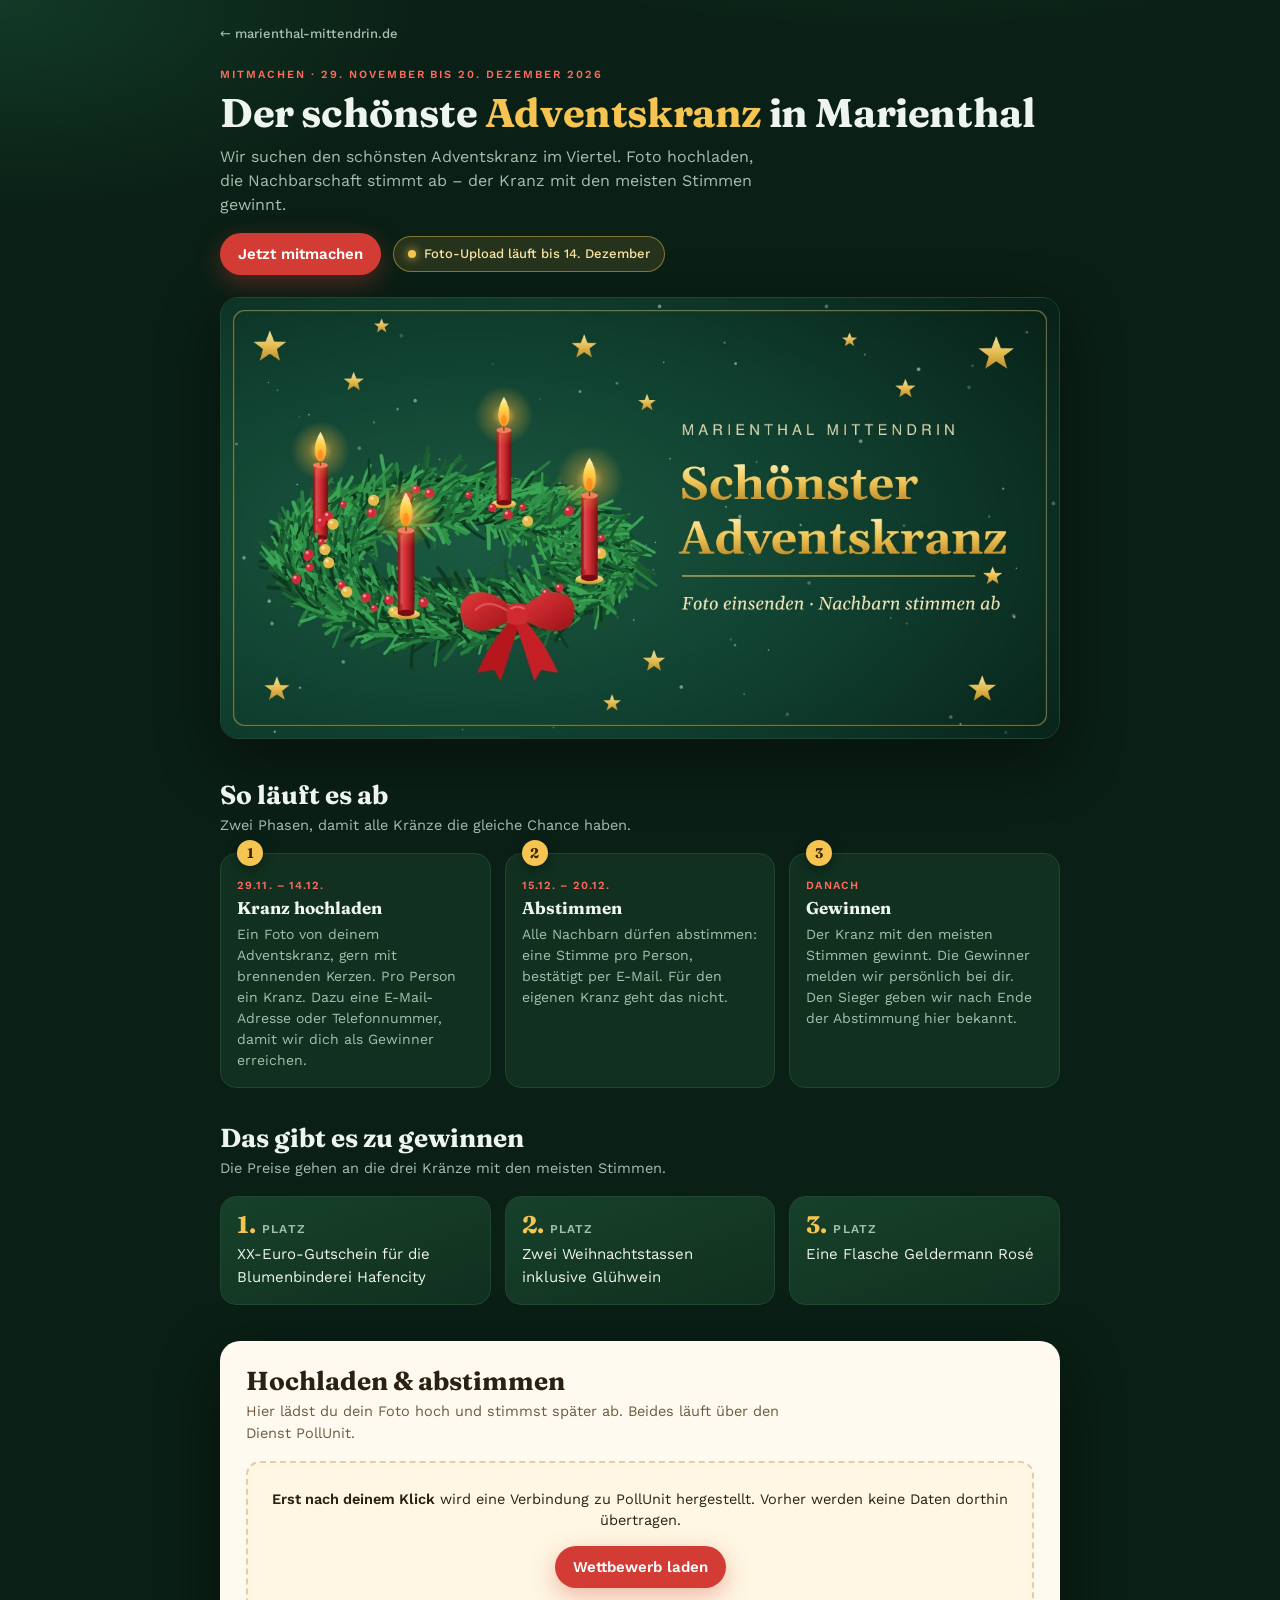
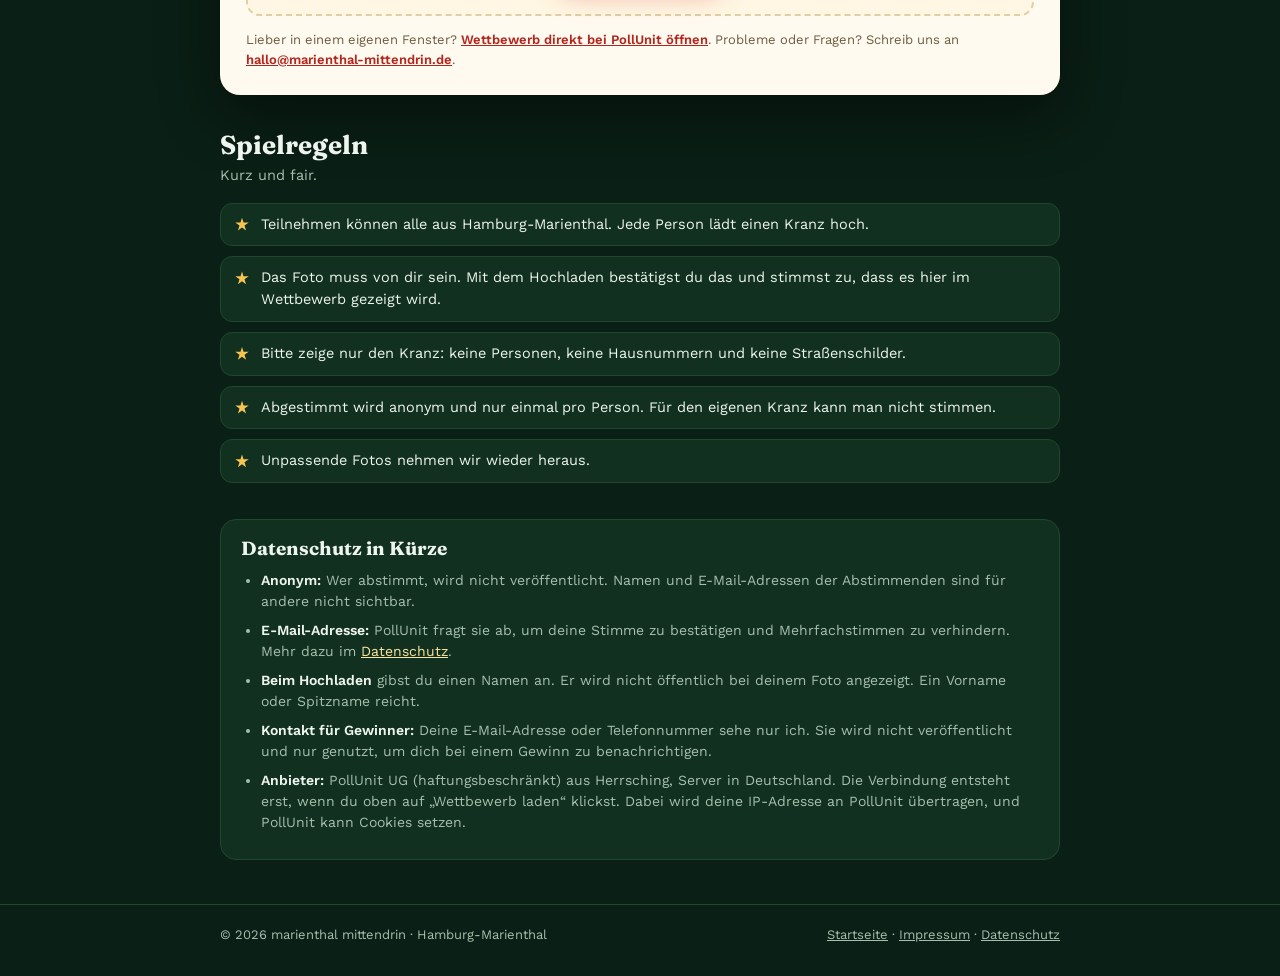
<file: adventskranz2026/index.html>
<!DOCTYPE html>
<html lang="de">
<head>
<meta charset="utf-8">
<link rel="icon" href="/assets/logo.svg" type="image/svg+xml">
<link rel="apple-touch-icon" href="/assets/apple-touch-icon.png">
<meta name="viewport" content="width=device-width, initial-scale=1">
<title>Der schönste Adventskranz in Marienthal 2026 · marienthal mittendrin</title>
<meta name="description" content="Foto-Wettbewerb in Hamburg-Marienthal: Kranz fotografieren, hochladen und abstimmen. Upload 29.11.–14.12., Abstimmung 15.–20.12.2026.">
<meta property="og:title" content="Der schönste Adventskranz in Marienthal 2026">
<meta property="og:description" content="Foto hochladen, Nachbarn stimmen ab: Upload 29.11.–14.12., Abstimmung 15.–20.12.2026.">
<meta property="og:image" content="https://marienthal-mittendrin.de/adventskranz2026/img/adventskranz-banner.jpg">
<meta property="og:type" content="website">
<style>
/* Schriften lokal eingebunden (kein Google-Fonts-Abruf, DSGVO-freundlich) – SIL Open Font License */
@font-face{font-family:"Fraunces";src:url(fonts/fraunces-latin-500-normal.woff2) format("woff2");font-weight:500;font-display:swap}
@font-face{font-family:"Fraunces";src:url(fonts/fraunces-latin-700-normal.woff2) format("woff2");font-weight:700;font-display:swap}
@font-face{font-family:"Work Sans";src:url(fonts/work-sans-latin-400-normal.woff2) format("woff2");font-weight:400;font-display:swap}
@font-face{font-family:"Work Sans";src:url(fonts/work-sans-latin-500-normal.woff2) format("woff2");font-weight:500;font-display:swap}
@font-face{font-family:"Work Sans";src:url(fonts/work-sans-latin-600-normal.woff2) format("woff2");font-weight:600;font-display:swap}

:root{
  --bg:#0a1f15; --panel:#11301f; --panel2:#16412a; --text:#eef4ee; --muted:#a7bfae;
  --gold:#f5c451; --gold-soft:#fbe3a1; --red:#d23c34; --red-hi:#ff6a5e; --line:#21472f;
  --paper:#fffaf0; --ink:#2a2112; --ink-muted:#6b5c40; --red-ink:#b3261e;
}
*{box-sizing:border-box}
html{scroll-behavior:smooth}
html,body{margin:0;background:var(--bg);color:var(--text);font-family:"Work Sans",system-ui,sans-serif}
body{
  min-height:100vh;line-height:1.5;font-size:15px;
  background:
    radial-gradient(1200px 500px at 70% -10%,#16422b 0%,transparent 60%),
    radial-gradient(800px 400px at 0% 0%,#123a26 0%,transparent 55%),var(--bg);
}
a{color:var(--gold-soft)}
a:hover{color:#fff}
.wrap{max-width:880px;margin:0 auto;padding:0 20px}

/* Kopf */
.top{padding:22px 0 0}
.back{display:inline-flex;align-items:center;gap:8px;font-size:13px;font-weight:500;text-decoration:none;color:var(--muted)}
.back:hover{color:var(--gold-soft)}
.hero{padding:22px 0 6px}
.eyebrow{font-size:11px;letter-spacing:.18em;text-transform:uppercase;color:var(--red-hi);font-weight:600;margin:0}
h1{font-family:"Fraunces",serif;font-weight:700;font-size:clamp(26px,4.2vw,40px);line-height:1.1;margin:8px 0 10px;letter-spacing:-.01em}
h1 .gold{color:var(--gold)}
.lead{color:var(--muted);font-size:16px;max-width:560px;margin:0 0 16px}
.cta-row{display:flex;flex-wrap:wrap;align-items:center;gap:12px}
.btn{
  display:inline-flex;align-items:center;justify-content:center;gap:8px;min-height:42px;padding:0 18px;border-radius:999px;
  background:var(--red);color:#fff;font:600 15px "Work Sans",sans-serif;text-decoration:none;border:0;cursor:pointer;
  box-shadow:0 8px 24px rgba(210,60,52,.35);transition:background .15s,transform .15s;
}
.btn:hover{background:#b9302a;color:#fff;transform:translateY(-1px)}
.btn:disabled{opacity:.6;cursor:progress;transform:none}
.btn.ghost{background:transparent;border:2px solid var(--red-ink);color:var(--red-ink);box-shadow:none}
.btn.ghost:hover{background:#b3261e14;color:var(--red-ink)}
.status{
  display:inline-flex;align-items:center;gap:8px;background:rgba(245,196,81,.12);border:1px solid rgba(245,196,81,.45);
  color:var(--gold-soft);border-radius:999px;padding:7px 14px;font-size:13px;font-weight:500;
}
.status::before{content:"";width:8px;height:8px;border-radius:50%;background:var(--gold);box-shadow:0 0 10px var(--gold)}

/* Banner */
.banner{margin:22px 0 0;border-radius:18px;overflow:hidden;border:1px solid var(--line);box-shadow:0 20px 60px rgba(0,0,0,.4)}
.banner img{display:block;width:100%;height:auto}

h2{font-family:"Fraunces",serif;font-weight:700;font-size:clamp(21px,2.8vw,26px);line-height:1.15;margin:0 0 4px}
section{padding:36px 0 0}
.sub{color:var(--muted);margin:0 0 16px;max-width:560px;font-size:14.5px}

/* Ablauf */
.steps{display:grid;grid-template-columns:repeat(3,1fr);gap:14px;list-style:none;margin:0;padding:0;counter-reset:s}
.steps li{
  position:relative;background:var(--panel);border:1px solid var(--line);border-radius:16px;padding:18px 16px 16px;counter-increment:s;
}
.steps li::before{
  content:counter(s);position:absolute;top:-14px;left:16px;width:26px;height:26px;border-radius:50%;
  background:var(--gold);color:#3a2600;font:700 14px "Fraunces",serif;display:grid;place-items:center;box-shadow:0 4px 12px rgba(0,0,0,.35)
}
.steps .when{font-size:11px;letter-spacing:.1em;text-transform:uppercase;color:var(--red-hi);font-weight:600;margin:6px 0 4px}
.steps h3{font-family:"Fraunces",serif;font-size:17px;margin:0 0 6px;line-height:1.2}
.steps p{margin:0;color:var(--muted);font-size:14px}

/* Preise */
.prizes{display:grid;grid-template-columns:repeat(3,1fr);gap:14px;list-style:none;margin:0;padding:0}
.prizes li{background:linear-gradient(160deg,var(--panel2),var(--panel));border:1px solid var(--line);border-radius:16px;padding:16px}
.prizes .rank{font-family:"Fraunces",serif;font-weight:700;font-size:24px;color:var(--gold);line-height:1}
.prizes .rank small{font-family:"Work Sans",sans-serif;font-size:12px;letter-spacing:.1em;text-transform:uppercase;color:var(--muted);margin-left:6px;font-weight:600}
.prizes p{margin:6px 0 0;font-size:15px}

/* Mitmachen-Feld */
.stage{background:var(--paper);color:var(--ink);border-radius:20px;padding:clamp(16px,3vw,26px);box-shadow:0 20px 60px rgba(0,0,0,.45)}
.stage h2{color:var(--ink)}
.stage .sub{color:var(--ink-muted)}
.hint{font-size:13px;color:var(--ink-muted);line-height:1.5;margin:14px 0 0}
.hint a{color:var(--red-ink);font-weight:600}
.loader{border:2px dashed #e0cfa6;border-radius:14px;padding:26px 20px;text-align:center;background:#fff7e3}
.loader p{margin:0 0 14px;color:var(--ink);font-size:14.5px}
#embed{min-height:320px}
#embed[hidden]{display:none}
#embed iframe{width:100%;border:0;display:block}
.laden-info{color:var(--ink-muted);font-size:15px;padding:30px 10px;text-align:center}

/* Regeln & Datenschutz */
.rules{margin:0;padding:0;list-style:none;display:grid;gap:10px}
.rules li{position:relative;padding:10px 14px 10px 40px;background:var(--panel);border:1px solid var(--line);border-radius:12px;font-size:14.5px}
.rules li::before{content:"";position:absolute;left:14px;top:14px;width:14px;height:14px;background:var(--gold);
  clip-path:polygon(50% 0,61% 35%,98% 35%,68% 57%,79% 91%,50% 70%,21% 91%,32% 57%,2% 35%,39% 35%)}
.privacy{background:var(--panel);border:1px solid var(--line);border-radius:16px;padding:18px 20px;font-size:14px}
.privacy h2{font-size:19px}
.privacy ul{margin:10px 0 0;padding-left:20px;color:var(--muted)}
.privacy li{margin:8px 0}
.privacy li b{color:var(--text);font-weight:600}

footer{margin-top:44px;border-top:1px solid var(--line);padding:20px 0 32px;font-size:13px;color:var(--muted)}
footer .wrap{display:flex;flex-wrap:wrap;gap:10px 24px;justify-content:space-between}
footer a{color:var(--muted)}
footer a:hover{color:var(--gold-soft)}

/* sanfter Schneefall (nur Deko, respektiert reduzierte Bewegung) */
.snow{position:fixed;inset:0;pointer-events:none;z-index:0;overflow:hidden}
.snow i{position:absolute;top:-10px;width:5px;height:5px;border-radius:50%;background:#fff;opacity:.55;animation:fall linear infinite}
@keyframes fall{to{transform:translateY(110vh) translateX(30px)}}
@media (prefers-reduced-motion:reduce){.snow{display:none}html{scroll-behavior:auto}}
.page{position:relative;z-index:1}

@media (max-width:760px){
  .steps,.prizes{grid-template-columns:1fr}
  .steps{gap:22px}
  section{padding-top:38px}
}
</style>
</head>
<body>
<div class="snow" aria-hidden="true" id="snow"></div>
<div class="page">
<div class="wrap">
  <div class="top"><a class="back" href="/">← marienthal-mittendrin.de</a></div>

  <header class="hero">
    <p class="eyebrow">Mitmachen · 29. November bis 20. Dezember 2026</p>
    <h1>Der schönste <span class="gold">Adventskranz</span> in Marienthal</h1>
    <p class="lead">Wir suchen den schönsten Adventskranz im Viertel. Foto hochladen, die Nachbarschaft stimmt ab – der Kranz mit den meisten Stimmen gewinnt.</p>
    <div class="cta-row">
      <a class="btn" href="#mitmachen">Jetzt mitmachen</a>
      <span class="status" id="status" role="status">Los geht’s am 29. November</span>
    </div>
    <div class="banner"><img src="img/adventskranz-banner.jpg" width="1200" height="630" alt="Illustration eines Adventskranzes mit vier brennenden Kerzen und roter Schleife auf dunkelgrünem Grund mit goldenen Sternen"></div>
  </header>

  <section aria-labelledby="ablauf">
    <h2 id="ablauf">So läuft es ab</h2>
    <p class="sub">Zwei Phasen, damit alle Kränze die gleiche Chance haben.</p>
    <ol class="steps">
      <li>
        <p class="when">29.11. – 14.12.</p>
        <h3>Kranz hochladen</h3>
        <p>Ein Foto von deinem Adventskranz, gern mit brennenden Kerzen. Pro Person ein Kranz. Dazu eine E-Mail-Adresse oder Telefonnummer, damit wir dich als Gewinner erreichen.</p>
      </li>
      <li>
        <p class="when">15.12. – 20.12.</p>
        <h3>Abstimmen</h3>
        <p>Alle Nachbarn dürfen abstimmen: eine Stimme pro Person, bestätigt per E-Mail. Für den eigenen Kranz geht das nicht.</p>
      </li>
      <li>
        <p class="when">Danach</p>
        <h3>Gewinnen</h3>
        <p>Der Kranz mit den meisten Stimmen gewinnt. Die Gewinner melden wir persönlich bei dir. Den Sieger geben wir nach Ende der Abstimmung hier bekannt.</p>
      </li>
    </ol>
  </section>

  <section aria-labelledby="preise">
    <h2 id="preise">Das gibt es zu gewinnen</h2>
    <p class="sub">Die Preise gehen an die drei Kränze mit den meisten Stimmen.</p>
    <ul class="prizes">
      <li><div class="rank">1.<small>Platz</small></div><p>XX-Euro-Gutschein für die Blumenbinderei Hafencity</p></li>
      <li><div class="rank">2.<small>Platz</small></div><p>Zwei Weihnachtstassen inklusive Glühwein</p></li>
      <li><div class="rank">3.<small>Platz</small></div><p>Eine Flasche Geldermann Rosé</p></li>
    </ul>
  </section>

  <section id="mitmachen" aria-labelledby="mm-h">
    <div class="stage">
      <h2 id="mm-h">Hochladen &amp; abstimmen</h2>
      <p class="sub">Hier lädst du dein Foto hoch und stimmst später ab. Beides läuft über den Dienst PollUnit.</p>

      <div class="loader" id="loader">
        <p><b>Erst nach deinem Klick</b> wird eine Verbindung zu PollUnit hergestellt. Vorher werden keine Daten dorthin übertragen.</p>
        <button type="button" class="btn" id="lade">Wettbewerb laden</button>
      </div>
      <div id="embed" hidden aria-live="polite"><p class="laden-info">Wettbewerb wird geladen …</p></div>
      <noscript><p class="hint">Ohne JavaScript geht es hier nicht. Du kannst den Wettbewerb auch direkt bei PollUnit öffnen.</p></noscript>

      <p class="hint">Lieber in einem eigenen Fenster? <a href="https://pollunit.com/de/polls/oVdZ0z66VdtjERFC8HmSyQ" target="_blank" rel="noopener">Wettbewerb direkt bei PollUnit öffnen</a>. Probleme oder Fragen? Schreib uns an <a href="mailto:hallo@marienthal-mittendrin.de">hallo@marienthal-mittendrin.de</a>.</p>
    </div>
  </section>

  <section aria-labelledby="regeln">
    <h2 id="regeln">Spielregeln</h2>
    <p class="sub">Kurz und fair.</p>
    <ul class="rules">
      <li>Teilnehmen können alle aus Hamburg-Marienthal. Jede Person lädt einen Kranz hoch.</li>
      <li>Das Foto muss von dir sein. Mit dem Hochladen bestätigst du das und stimmst zu, dass es hier im Wettbewerb gezeigt wird.</li>
      <li>Bitte zeige nur den Kranz: keine Personen, keine Hausnummern und keine Straßenschilder.</li>
      <li>Abgestimmt wird anonym und nur einmal pro Person. Für den eigenen Kranz kann man nicht stimmen.</li>
      <li>Unpassende Fotos nehmen wir wieder heraus.</li>
    </ul>
  </section>

  <section aria-labelledby="ds">
    <div class="privacy">
      <h2 id="ds">Datenschutz in Kürze</h2>
      <ul>
        <li><b>Anonym:</b> Wer abstimmt, wird nicht veröffentlicht. Namen und E-Mail-Adressen der Abstimmenden sind für andere nicht sichtbar.</li>
        <li><b>E-Mail-Adresse:</b> PollUnit fragt sie ab, um deine Stimme zu bestätigen und Mehrfachstimmen zu verhindern. Mehr dazu im <a href="/datenschutz/#adventskranz">Datenschutz</a>.</li>
        <li><b>Beim Hochladen</b> gibst du einen Namen an. Er wird nicht öffentlich bei deinem Foto angezeigt. Ein Vorname oder Spitzname reicht.</li>
        <li><b>Kontakt für Gewinner:</b> Deine E-Mail-Adresse oder Telefonnummer sehe nur ich. Sie wird nicht veröffentlicht und nur genutzt, um dich bei einem Gewinn zu benachrichtigen.</li>
        <li><b>Anbieter:</b> PollUnit UG (haftungsbeschränkt) aus Herrsching, Server in Deutschland. Die Verbindung entsteht erst, wenn du oben auf „Wettbewerb laden“ klickst. Dabei wird deine IP-Adresse an PollUnit übertragen, und PollUnit kann Cookies setzen.</li>
      </ul>
    </div>
  </section>
</div>

<footer>
  <div class="wrap">
    <span>© 2026 marienthal mittendrin · Hamburg-Marienthal</span>
    <span><a href="/">Startseite</a> · <a href="/impressum/">Impressum</a> · <a href="/datenschutz/">Datenschutz</a></span>
  </div>
</footer>
</div>

<script>
(function(){
  /* ---------- Phase / Status ---------- */
  var phasen = [
    {bis:new Date(2026,10,29,12,0), text:"Los geht’s am 29. November"},
    {bis:new Date(2026,11,15,0,0),  text:"Foto-Upload läuft bis 14. Dezember"},
    {bis:new Date(2026,11,21,0,0),  text:"Abstimmung läuft bis 20. Dezember"}
  ];
  var jetzt = new Date(), text = "Wettbewerb beendet – danke fürs Mitmachen!";
  for(var i=0;i<phasen.length;i++){ if(jetzt < phasen[i].bis){ text = phasen[i].text; break; } }
  document.getElementById("status").textContent = text;

  /* ---------- Schneefall (Deko) ---------- */
  var snow = document.getElementById("snow");
  if(snow && !window.matchMedia("(prefers-reduced-motion: reduce)").matches){
    for(var n=0;n<28;n++){
      var f = document.createElement("i");
      f.style.left = (Math.random()*100)+"vw";
      f.style.animationDuration = (9+Math.random()*11)+"s";
      f.style.animationDelay = (-Math.random()*20)+"s";
      f.style.width = f.style.height = (3+Math.random()*4)+"px";
      f.style.opacity = (.25+Math.random()*.45).toFixed(2);
      snow.appendChild(f);
    }
  }

  /* ---------- PollUnit erst nach Klick laden (Datenschutz) ---------- */
  var SRC = "https://pollunit.com/de/polls/oVdZ0z66VdtjERFC8HmSyQ";
  var btn = document.getElementById("lade"),
      loader = document.getElementById("loader"),
      box = document.getElementById("embed");

  function hatIframe(){ return box.querySelector("iframe"); }

  /* Fallback: schlichter iFrame, falls das offizielle Skript nichts einfügt */
  function manuell(){
    if(hatIframe()) return;
    box.innerHTML = "";
    var f = document.createElement("iframe");
    f.src = SRC + "?embed=1&embed_options%5Bkill_background%5D=1&embed_options%5Bkill_title%5D=1";
    f.title = "Wettbewerb: Der schönste Adventskranz in Marienthal 2026";
    f.style.height = "min(1100px, 150vh)";
    f.setAttribute("referrerpolicy","strict-origin-when-cross-origin");
    box.appendChild(f);
  }

  btn.addEventListener("click", function(){
    btn.disabled = true;
    loader.hidden = true;
    box.hidden = false;

    var d = document.createElement("div");
    d.setAttribute("data-pollunit-src", SRC);
    d.setAttribute("data-pollunit-width", "100%");
    d.setAttribute("data-pollunit-height", "900");
    d.setAttribute("data-pollunit-options", "autoresize,kill_background,kill_title");
    box.appendChild(d);

    /* Lade-Hinweis entfernen, sobald PollUnit seinen iFrame eingefügt hat */
    new MutationObserver(function(m, obs){
      if(hatIframe()){
        var info = box.querySelector(".laden-info");
        if(info) info.remove();
        obs.disconnect();
      }
    }).observe(box, {childList:true, subtree:true});

    var s = document.createElement("script");
    s.src = "https://pollunit.com/embed/v2.1/parent_code.js";
    s.async = true;
    s.onload = function(){
      setTimeout(function(){
        if(hatIframe()) return;
        /* Das Skript startet sonst nur bei DOMContentLoaded – hier einmal nachholen */
        document.dispatchEvent(new Event("DOMContentLoaded"));
        setTimeout(function(){ if(!hatIframe()) manuell(); }, 1500);
      }, 1200);
    };
    s.onerror = manuell;
    document.head.appendChild(s);
  });
})();
</script>
</body>
</html>
</file>
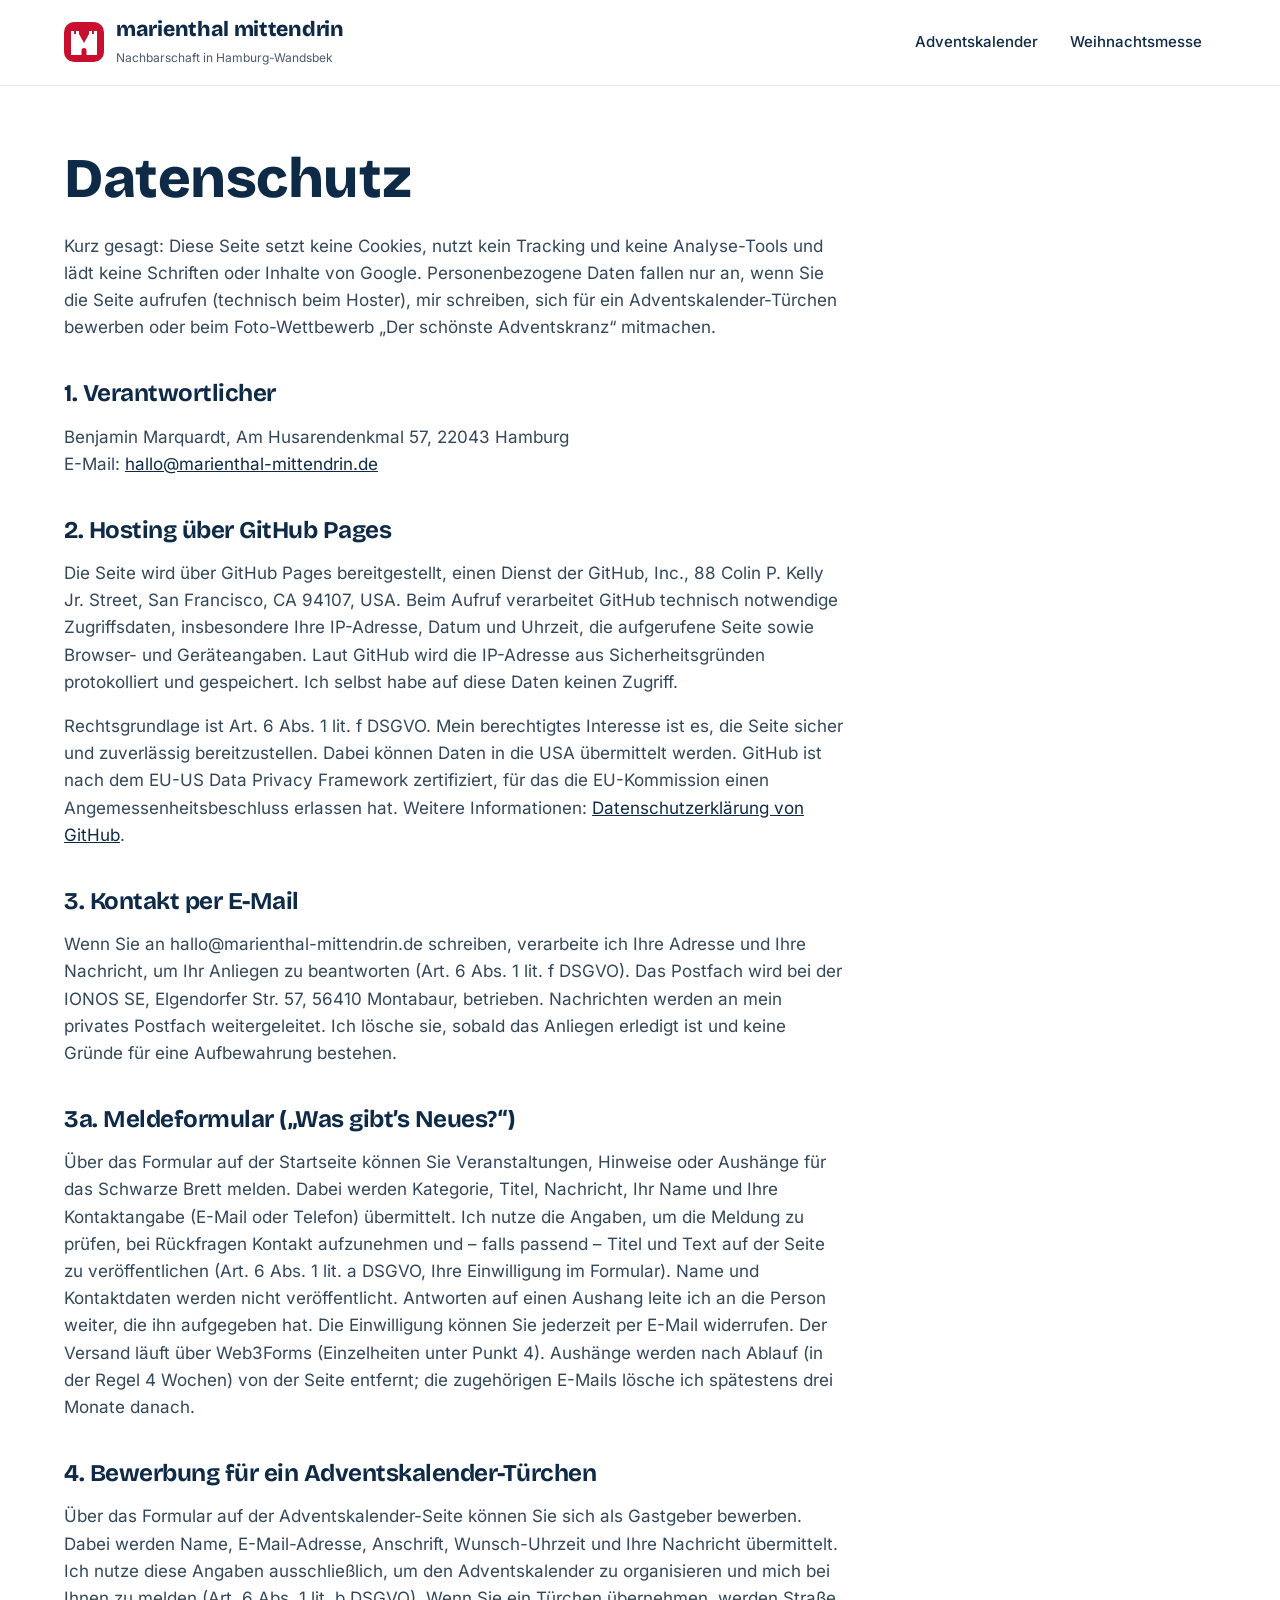
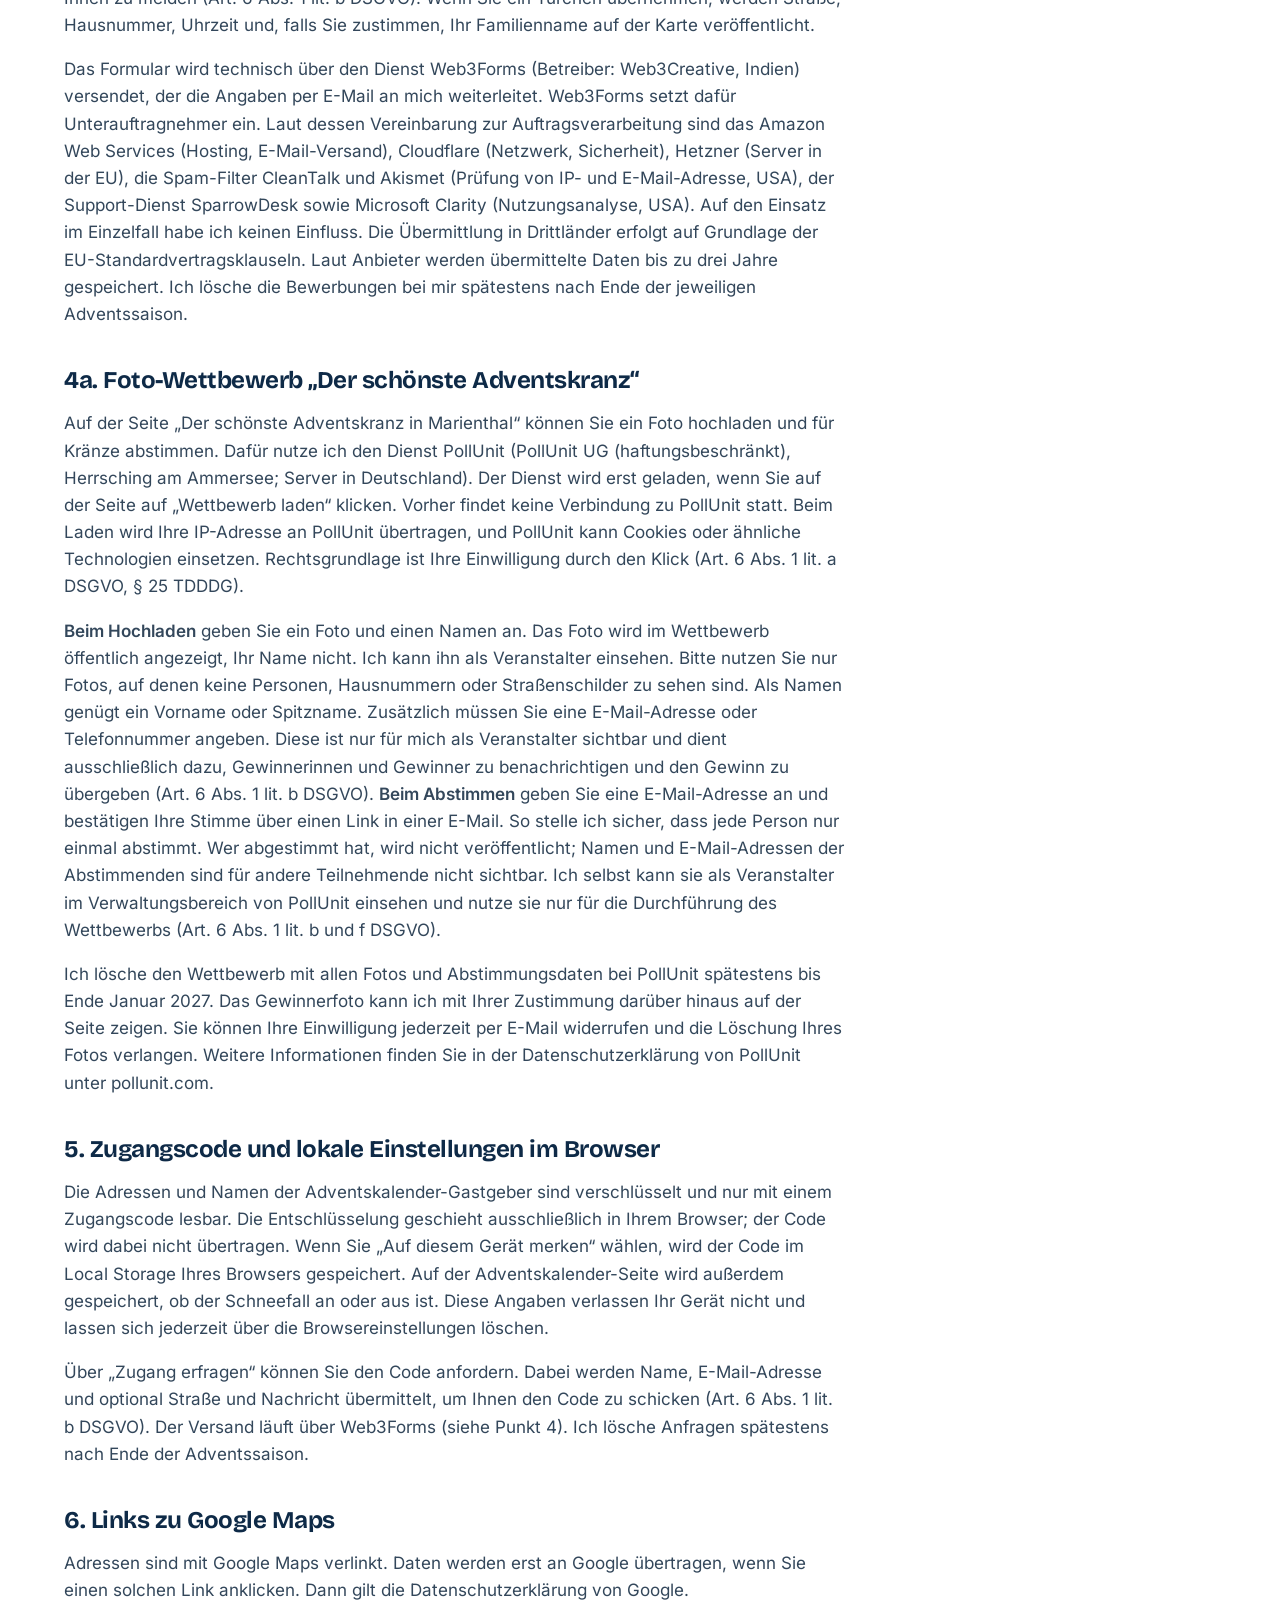
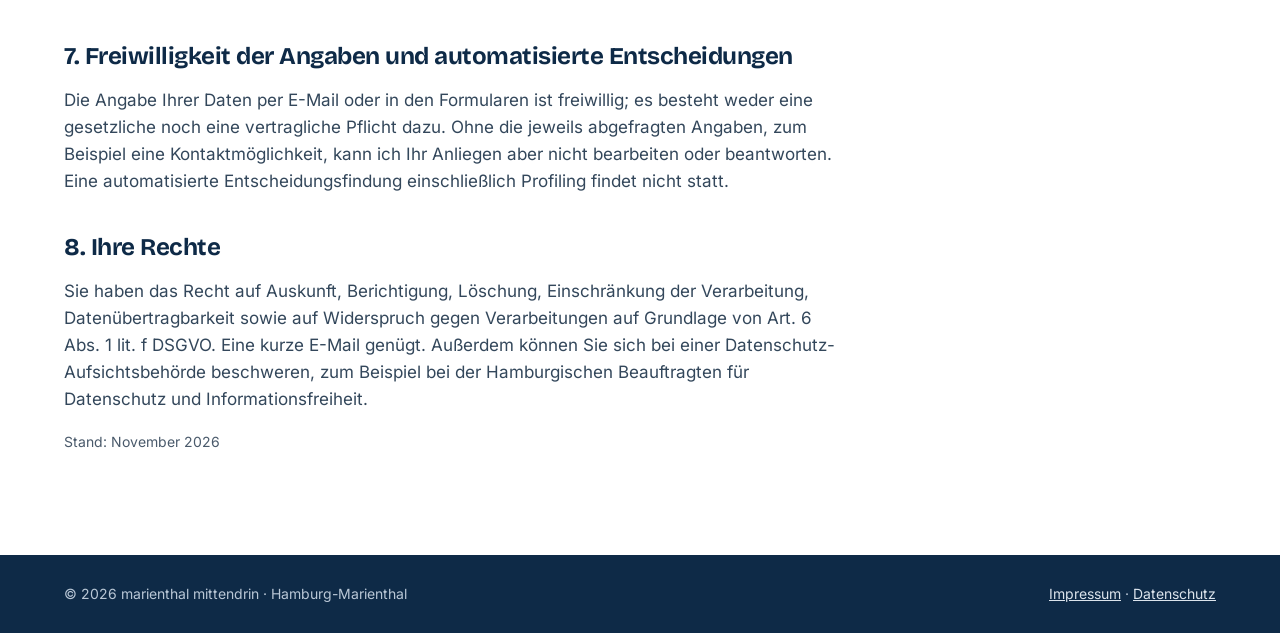
<file: datenschutz/index.html>
<!DOCTYPE html>
<html lang="de">
<head>
<meta charset="utf-8">
<link rel="icon" href="/assets/logo.svg" type="image/svg+xml">
<link rel="apple-touch-icon" href="/assets/apple-touch-icon.png">
<meta name="viewport" content="width=device-width, initial-scale=1">
<title>Datenschutz · marienthal mittendrin</title>
<meta name="robots" content="noindex">
<link rel="stylesheet" href="/assets/site.css">
</head>
<body>
<header class="top"><div class="wrap">
  <a class="brand" href="/"><svg width="40" height="40" viewBox="0 0 40 40" aria-hidden="true"><rect width="40" height="40" rx="10" fill="#C8102E"/><path d="M7 33V9h3v3h2V9h3v3l5 9 5-9V9h3v3h2V9h3v24H22.5v-4.5a2.5 2.5 0 0 0-5 0V33Z" fill="#fff"/></svg><span><b>marienthal mittendrin</b><small>Nachbarschaft in Hamburg-Wandsbek</small></span></a>
  <nav aria-label="Hauptnavigation"><a href="/adventskalender-marienthal/">Adventskalender</a><a href="/weihnachtsmesse/">Weihnachtsmesse</a></nav>
</div></header>

<main class="wrap"><div class="legal">
<h1>Datenschutz</h1>

<p>Kurz gesagt: Diese Seite setzt keine Cookies, nutzt kein Tracking und keine Analyse-Tools und lädt keine Schriften oder Inhalte von Google. Personenbezogene Daten fallen nur an, wenn Sie die Seite aufrufen (technisch beim Hoster), mir schreiben, sich für ein Adventskalender-Türchen bewerben oder beim Foto-Wettbewerb „Der schönste Adventskranz“ mitmachen.</p>

<h2>1. Verantwortlicher</h2>
<p>Benjamin Marquardt, Am Husarendenkmal 57, 22043 Hamburg<br>
E-Mail: <a href="mailto:hallo@marienthal-mittendrin.de">hallo@marienthal-mittendrin.de</a></p>

<h2>2. Hosting über GitHub Pages</h2>
<p>Die Seite wird über GitHub Pages bereitgestellt, einen Dienst der GitHub, Inc., 88 Colin P. Kelly Jr. Street, San Francisco, CA 94107, USA. Beim Aufruf verarbeitet GitHub technisch notwendige Zugriffsdaten, insbesondere Ihre IP-Adresse, Datum und Uhrzeit, die aufgerufene Seite sowie Browser- und Geräteangaben. Laut GitHub wird die IP-Adresse aus Sicherheitsgründen protokolliert und gespeichert. Ich selbst habe auf diese Daten keinen Zugriff.</p>
<p>Rechtsgrundlage ist Art. 6 Abs. 1 lit. f DSGVO. Mein berechtigtes Interesse ist es, die Seite sicher und zuverlässig bereitzustellen. Dabei können Daten in die USA übermittelt werden. GitHub ist nach dem EU-US Data Privacy Framework zertifiziert, für das die EU-Kommission einen Angemessenheitsbeschluss erlassen hat. Weitere Informationen: <a href="https://docs.github.com/de/site-policy/privacy-policies/github-general-privacy-statement" rel="noopener">Datenschutzerklärung von GitHub</a>.</p>

<h2>3. Kontakt per E-Mail</h2>
<p>Wenn Sie an hallo@marienthal-mittendrin.de schreiben, verarbeite ich Ihre Adresse und Ihre Nachricht, um Ihr Anliegen zu beantworten (Art. 6 Abs. 1 lit. f DSGVO). Das Postfach wird bei der IONOS SE, Elgendorfer Str. 57, 56410 Montabaur, betrieben. Nachrichten werden an mein privates Postfach weitergeleitet. Ich lösche sie, sobald das Anliegen erledigt ist und keine Gründe für eine Aufbewahrung bestehen.</p>

<h2>3a. Meldeformular („Was gibt’s Neues?“)</h2>
<p>Über das Formular auf der Startseite können Sie Veranstaltungen, Hinweise oder Aushänge für das Schwarze Brett melden. Dabei werden Kategorie, Titel, Nachricht, Ihr Name und Ihre Kontaktangabe (E-Mail oder Telefon) übermittelt. Ich nutze die Angaben, um die Meldung zu prüfen, bei Rückfragen Kontakt aufzunehmen und – falls passend – Titel und Text auf der Seite zu veröffentlichen (Art. 6 Abs. 1 lit. a DSGVO, Ihre Einwilligung im Formular). Name und Kontaktdaten werden nicht veröffentlicht. Antworten auf einen Aushang leite ich an die Person weiter, die ihn aufgegeben hat. Die Einwilligung können Sie jederzeit per E-Mail widerrufen. Der Versand läuft über Web3Forms (Einzelheiten unter Punkt 4). Aushänge werden nach Ablauf (in der Regel 4 Wochen) von der Seite entfernt; die zugehörigen E-Mails lösche ich spätestens drei Monate danach.</p>

<h2>4. Bewerbung für ein Adventskalender-Türchen</h2>
<p>Über das Formular auf der Adventskalender-Seite können Sie sich als Gastgeber bewerben. Dabei werden Name, E-Mail-Adresse, Anschrift, Wunsch-Uhrzeit und Ihre Nachricht übermittelt. Ich nutze diese Angaben ausschließlich, um den Adventskalender zu organisieren und mich bei Ihnen zu melden (Art. 6 Abs. 1 lit. b DSGVO). Wenn Sie ein Türchen übernehmen, werden Straße, Hausnummer, Uhrzeit und, falls Sie zustimmen, Ihr Familienname auf der Karte veröffentlicht.</p>
<p>Das Formular wird technisch über den Dienst Web3Forms (Betreiber: Web3Creative, Indien) versendet, der die Angaben per E-Mail an mich weiterleitet. Web3Forms setzt dafür Unterauftragnehmer ein. Laut dessen Vereinbarung zur Auftragsverarbeitung sind das Amazon Web Services (Hosting, E-Mail-Versand), Cloudflare (Netzwerk, Sicherheit), Hetzner (Server in der EU), die Spam-Filter CleanTalk und Akismet (Prüfung von IP- und E-Mail-Adresse, USA), der Support-Dienst SparrowDesk sowie Microsoft Clarity (Nutzungsanalyse, USA). Auf den Einsatz im Einzelfall habe ich keinen Einfluss. Die Übermittlung in Drittländer erfolgt auf Grundlage der EU-Standardvertragsklauseln. Laut Anbieter werden übermittelte Daten bis zu drei Jahre gespeichert. Ich lösche die Bewerbungen bei mir spätestens nach Ende der jeweiligen Adventssaison.</p>

<h2 id="adventskranz">4a. Foto-Wettbewerb „Der schönste Adventskranz“</h2>
<p>Auf der Seite „Der schönste Adventskranz in Marienthal“ können Sie ein Foto hochladen und für Kränze abstimmen. Dafür nutze ich den Dienst PollUnit (PollUnit UG (haftungsbeschränkt), Herrsching am Ammersee; Server in Deutschland). Der Dienst wird erst geladen, wenn Sie auf der Seite auf „Wettbewerb laden“ klicken. Vorher findet keine Verbindung zu PollUnit statt. Beim Laden wird Ihre IP-Adresse an PollUnit übertragen, und PollUnit kann Cookies oder ähnliche Technologien einsetzen. Rechtsgrundlage ist Ihre Einwilligung durch den Klick (Art. 6 Abs. 1 lit. a DSGVO, § 25 TDDDG).</p>
<p><strong>Beim Hochladen</strong> geben Sie ein Foto und einen Namen an. Das Foto wird im Wettbewerb öffentlich angezeigt, Ihr Name nicht. Ich kann ihn als Veranstalter einsehen. Bitte nutzen Sie nur Fotos, auf denen keine Personen, Hausnummern oder Straßenschilder zu sehen sind. Als Namen genügt ein Vorname oder Spitzname. Zusätzlich müssen Sie eine E-Mail-Adresse oder Telefonnummer angeben. Diese ist nur für mich als Veranstalter sichtbar und dient ausschließlich dazu, Gewinnerinnen und Gewinner zu benachrichtigen und den Gewinn zu übergeben (Art. 6 Abs. 1 lit. b DSGVO). <strong>Beim Abstimmen</strong> geben Sie eine E-Mail-Adresse an und bestätigen Ihre Stimme über einen Link in einer E-Mail. So stelle ich sicher, dass jede Person nur einmal abstimmt. Wer abgestimmt hat, wird nicht veröffentlicht; Namen und E-Mail-Adressen der Abstimmenden sind für andere Teilnehmende nicht sichtbar. Ich selbst kann sie als Veranstalter im Verwaltungsbereich von PollUnit einsehen und nutze sie nur für die Durchführung des Wettbewerbs (Art. 6 Abs. 1 lit. b und f DSGVO).</p>
<p>Ich lösche den Wettbewerb mit allen Fotos und Abstimmungsdaten bei PollUnit spätestens bis Ende Januar 2027. Das Gewinnerfoto kann ich mit Ihrer Zustimmung darüber hinaus auf der Seite zeigen. Sie können Ihre Einwilligung jederzeit per E-Mail widerrufen und die Löschung Ihres Fotos verlangen. Weitere Informationen finden Sie in der Datenschutzerklärung von PollUnit unter pollunit.com.</p>

<h2>5. Zugangscode und lokale Einstellungen im Browser</h2>
<p>Die Adressen und Namen der Adventskalender-Gastgeber sind verschlüsselt und nur mit einem Zugangscode lesbar. Die Entschlüsselung geschieht ausschließlich in Ihrem Browser; der Code wird dabei nicht übertragen. Wenn Sie „Auf diesem Gerät merken“ wählen, wird der Code im Local Storage Ihres Browsers gespeichert. Auf der Adventskalender-Seite wird außerdem gespeichert, ob der Schneefall an oder aus ist. Diese Angaben verlassen Ihr Gerät nicht und lassen sich jederzeit über die Browsereinstellungen löschen.</p>
<p>Über „Zugang erfragen“ können Sie den Code anfordern. Dabei werden Name, E-Mail-Adresse und optional Straße und Nachricht übermittelt, um Ihnen den Code zu schicken (Art. 6 Abs. 1 lit. b DSGVO). Der Versand läuft über Web3Forms (siehe Punkt 4). Ich lösche Anfragen spätestens nach Ende der Adventssaison.</p>

<h2>6. Links zu Google Maps</h2>
<p>Adressen sind mit Google Maps verlinkt. Daten werden erst an Google übertragen, wenn Sie einen solchen Link anklicken. Dann gilt die Datenschutzerklärung von Google.</p>

<h2>7. Freiwilligkeit der Angaben und automatisierte Entscheidungen</h2>
<p>Die Angabe Ihrer Daten per E-Mail oder in den Formularen ist freiwillig; es besteht weder eine gesetzliche noch eine vertragliche Pflicht dazu. Ohne die jeweils abgefragten Angaben, zum Beispiel eine Kontaktmöglichkeit, kann ich Ihr Anliegen aber nicht bearbeiten oder beantworten. Eine automatisierte Entscheidungsfindung einschließlich Profiling findet nicht statt.</p>

<h2>8. Ihre Rechte</h2>
<p>Sie haben das Recht auf Auskunft, Berichtigung, Löschung, Einschränkung der Verarbeitung, Datenübertragbarkeit sowie auf Widerspruch gegen Verarbeitungen auf Grundlage von Art. 6 Abs. 1 lit. f DSGVO. Eine kurze E-Mail genügt. Außerdem können Sie sich bei einer Datenschutz-Aufsichtsbehörde beschweren, zum Beispiel bei der Hamburgischen Beauftragten für Datenschutz und Informationsfreiheit.</p>

<p style="font-size:14px;color:#4A5A6B">Stand: November 2026</p>
</div></main>

<footer class="foot"><div class="wrap"><span>© 2026 marienthal mittendrin · Hamburg-Marienthal</span><span><a href="/impressum/">Impressum</a> · <a href="/datenschutz/">Datenschutz</a></span></div></footer>
</body>
</html>
</file>
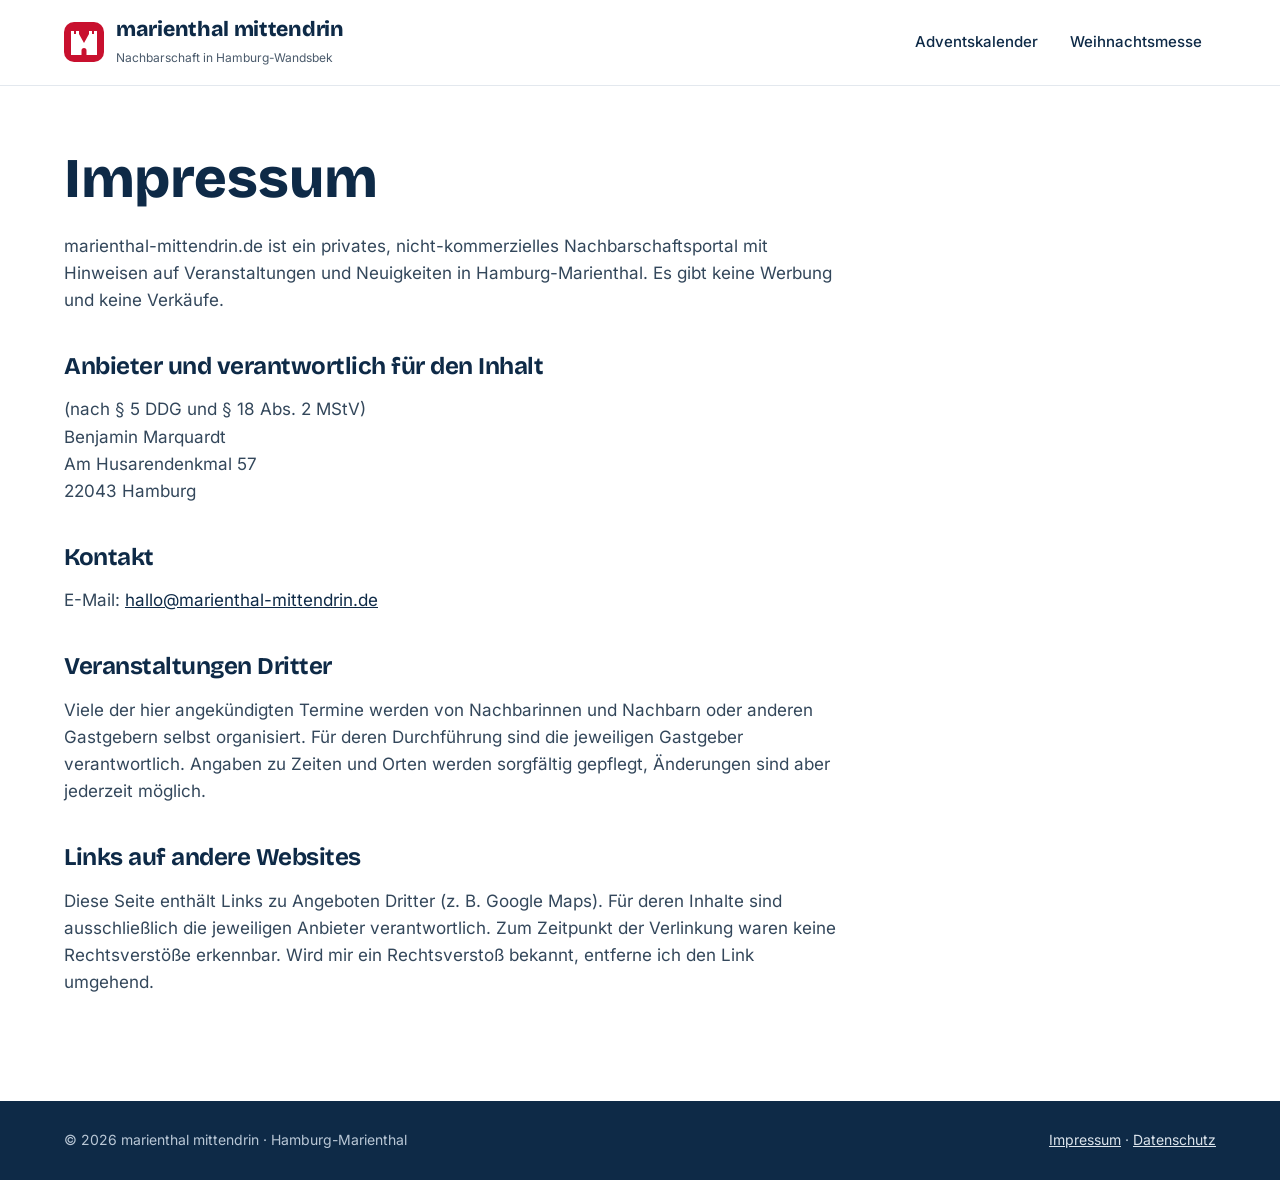
<file: impressum/index.html>
<!DOCTYPE html>
<html lang="de">
<head>
<meta charset="utf-8">
<link rel="icon" href="/assets/logo.svg" type="image/svg+xml">
<link rel="apple-touch-icon" href="/assets/apple-touch-icon.png">
<meta name="viewport" content="width=device-width, initial-scale=1">
<title>Impressum · marienthal mittendrin</title>
<meta name="robots" content="noindex">
<link rel="stylesheet" href="/assets/site.css">
</head>
<body>
<header class="top"><div class="wrap">
  <a class="brand" href="/"><svg width="40" height="40" viewBox="0 0 40 40" aria-hidden="true"><rect width="40" height="40" rx="10" fill="#C8102E"/><path d="M7 33V9h3v3h2V9h3v3l5 9 5-9V9h3v3h2V9h3v24H22.5v-4.5a2.5 2.5 0 0 0-5 0V33Z" fill="#fff"/></svg><span><b>marienthal mittendrin</b><small>Nachbarschaft in Hamburg-Wandsbek</small></span></a>
  <nav aria-label="Hauptnavigation"><a href="/adventskalender-marienthal/">Adventskalender</a><a href="/weihnachtsmesse/">Weihnachtsmesse</a></nav>
</div></header>

<main class="wrap"><div class="legal">
<h1>Impressum</h1>

<p>marienthal-mittendrin.de ist ein privates, nicht-kommerzielles Nachbarschaftsportal mit Hinweisen auf Veranstaltungen und Neuigkeiten in Hamburg-Marienthal. Es gibt keine Werbung und keine Verkäufe.</p>

<h2>Anbieter und verantwortlich für den Inhalt</h2>
<p>(nach § 5 DDG und § 18 Abs. 2 MStV)<br>
Benjamin Marquardt<br>
Am Husarendenkmal 57<br>
22043 Hamburg</p>

<h2>Kontakt</h2>
<p>E-Mail: <a href="mailto:hallo@marienthal-mittendrin.de">hallo@marienthal-mittendrin.de</a></p>

<h2>Veranstaltungen Dritter</h2>
<p>Viele der hier angekündigten Termine werden von Nachbarinnen und Nachbarn oder anderen Gastgebern selbst organisiert. Für deren Durchführung sind die jeweiligen Gastgeber verantwortlich. Angaben zu Zeiten und Orten werden sorgfältig gepflegt, Änderungen sind aber jederzeit möglich.</p>

<h2>Links auf andere Websites</h2>
<p>Diese Seite enthält Links zu Angeboten Dritter (z. B. Google Maps). Für deren Inhalte sind ausschließlich die jeweiligen Anbieter verantwortlich. Zum Zeitpunkt der Verlinkung waren keine Rechtsverstöße erkennbar. Wird mir ein Rechtsverstoß bekannt, entferne ich den Link umgehend.</p>
</div></main>

<footer class="foot"><div class="wrap"><span>© 2026 marienthal mittendrin · Hamburg-Marienthal</span><span><a href="/impressum/">Impressum</a> · <a href="/datenschutz/">Datenschutz</a></span></div></footer>
</body>
</html>
</file>
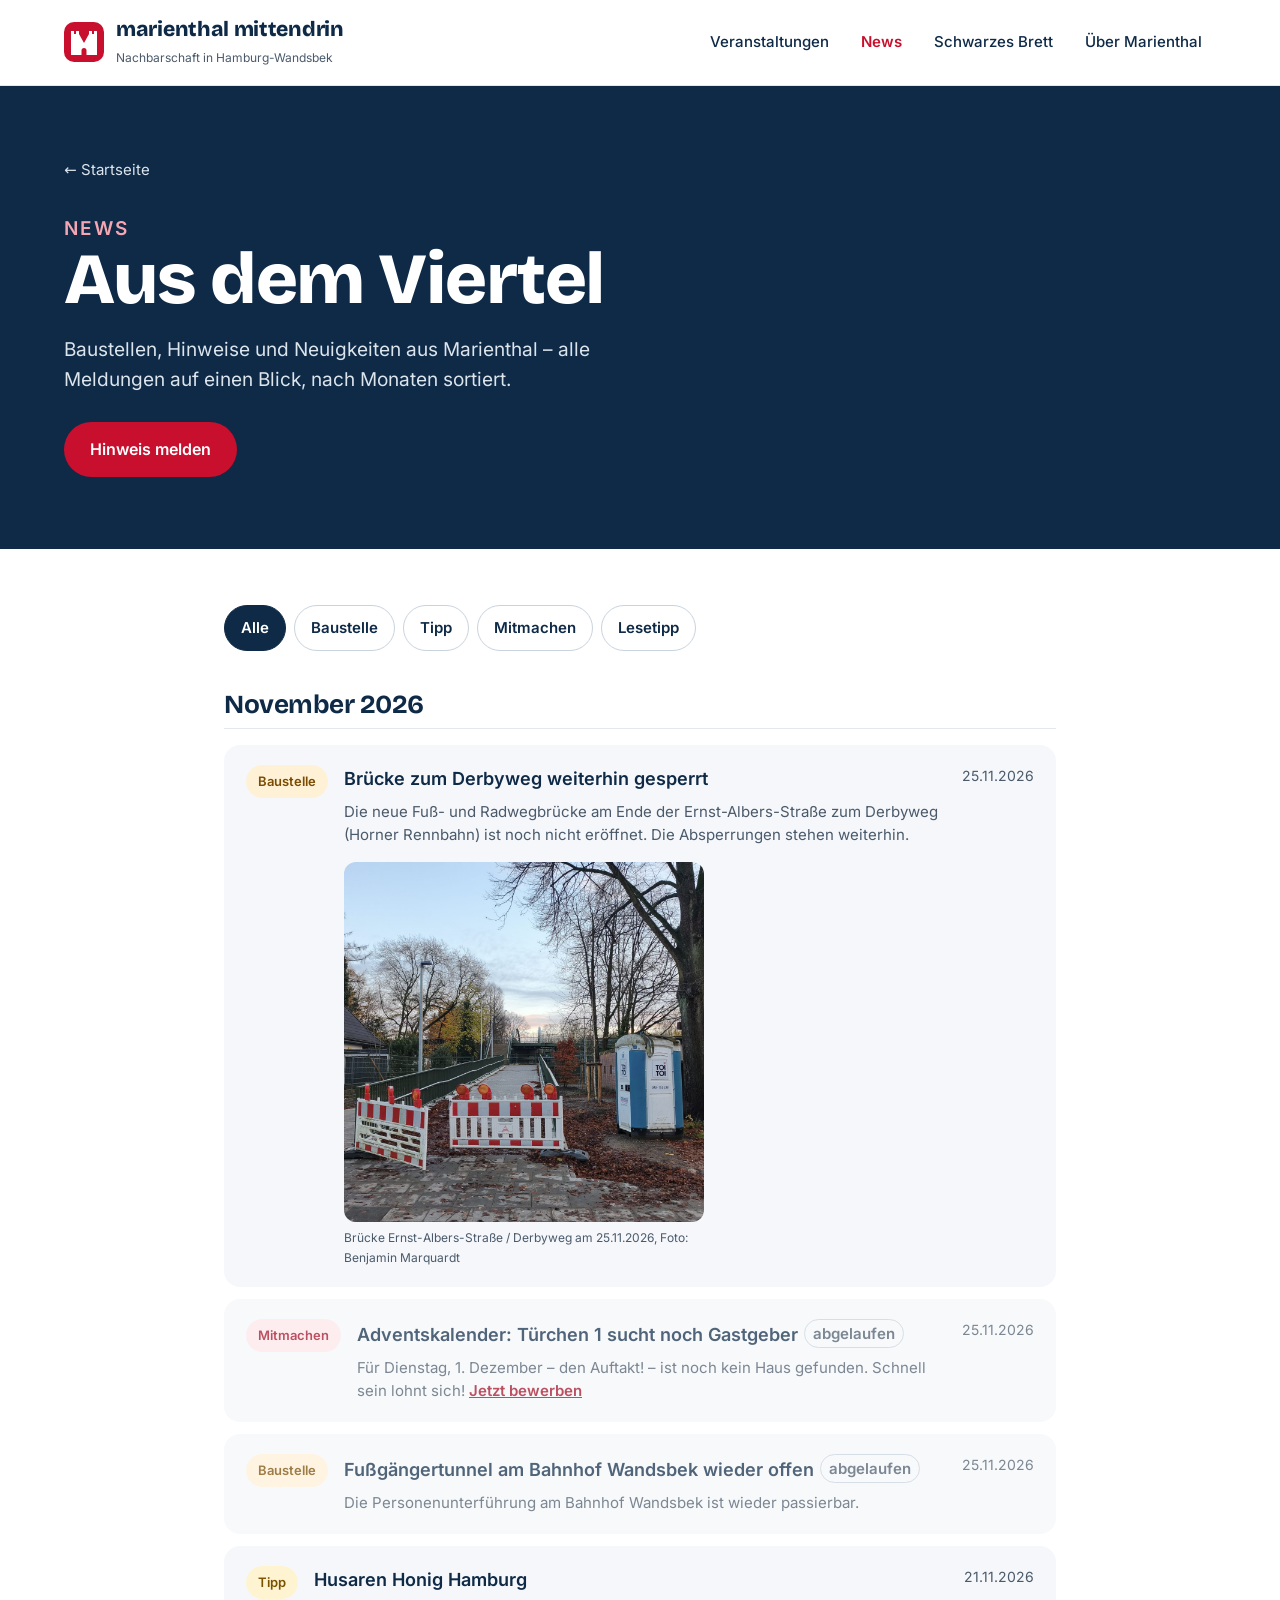
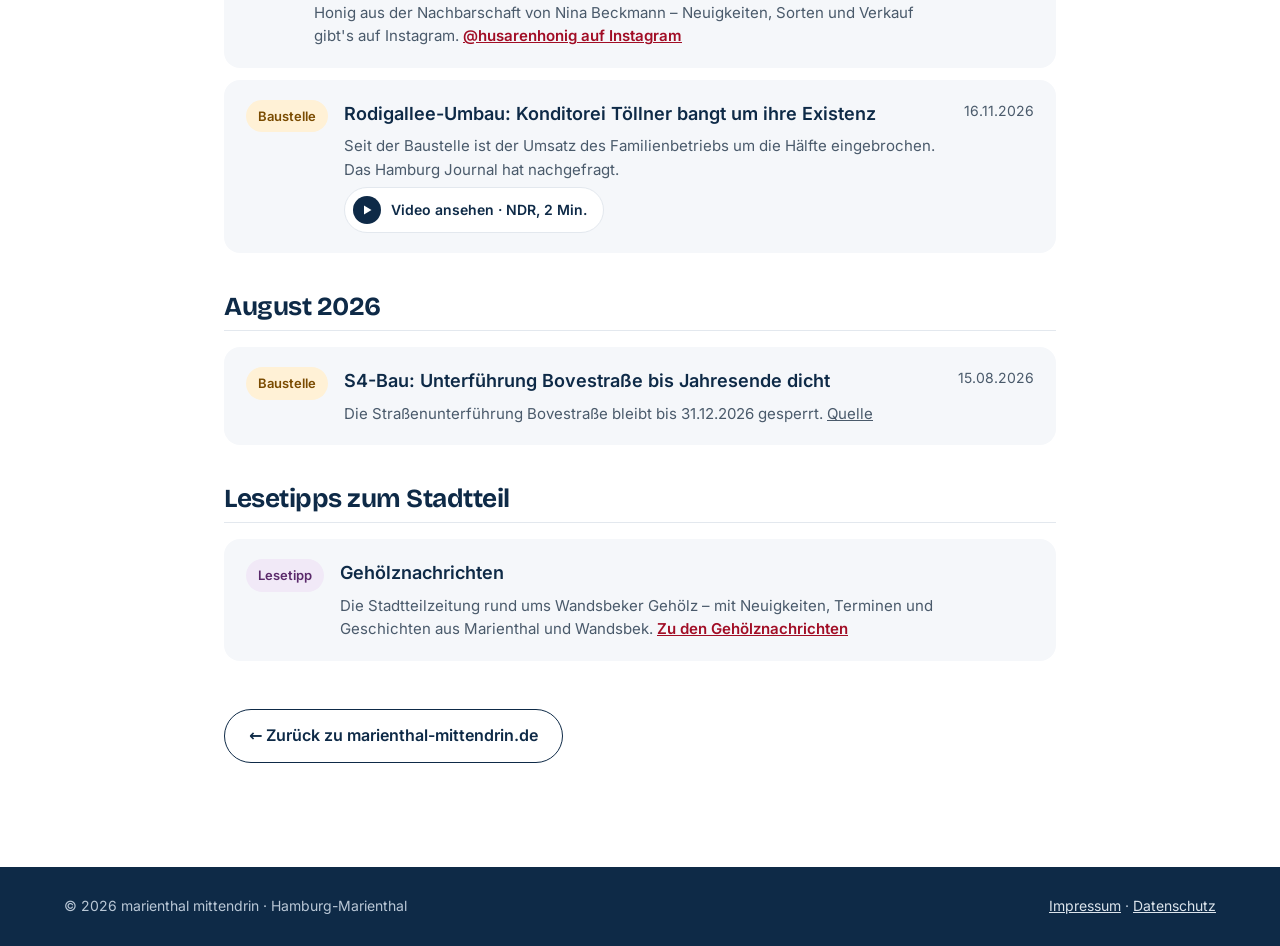
<file: marienthal-news/index.html>
<!DOCTYPE html>
<html lang="de">
<head>
<meta charset="utf-8">
<link rel="icon" href="/assets/logo.svg" type="image/svg+xml">
<link rel="apple-touch-icon" href="/assets/apple-touch-icon.png">
<meta name="viewport" content="width=device-width, initial-scale=1">
<title>News aus Marienthal · marienthal mittendrin</title>
<meta name="description" content="Alle News aus Hamburg-Marienthal: Baustellen, Hinweise, Tipps und Neuigkeiten aus der Nachbarschaft – nach Monaten sortiert.">
<link rel="stylesheet" href="/assets/site.css">
<style>
.eyebrow{margin:0 0 10px;font-size:14px;font-weight:600;letter-spacing:2px;text-transform:uppercase;color:var(--red)}
.hero{background:var(--navy);color:#fff}
.hero .wrap{padding-top:64px;padding-bottom:72px}
.hero h1{color:#fff;font-size:clamp(40px,6vw,72px);letter-spacing:-1.5px;line-height:1;margin:0 0 20px}
.hero p{font-size:19px;line-height:1.55;color:#DCE4EC;max-width:620px;margin:0}
.hero .eyebrow{color:#F4A6B2}
.back{display:inline-block;color:#DCE4EC;font-size:15px;text-decoration:none;padding:8px 0;margin-bottom:24px}
.back:hover{color:#fff}
.btn{display:inline-block;font:inherit;font-weight:600;font-size:16px;text-decoration:none;border-radius:999px;padding:15px 26px;cursor:pointer;border:0}
.btn-red{background:var(--red);color:#fff}.btn-red:hover{color:#fff;background:#A50D25}
.btn-ghost{color:#fff;border:1.5px solid rgba(255,255,255,.5);padding:13.5px 24px;margin-left:8px}.btn-ghost:hover{color:#fff;border-color:#fff}
.page{max-width:880px;padding-top:56px;padding-bottom:88px}
.filters{display:flex;flex-wrap:wrap;gap:8px;margin:0 0 40px}
.filters button{font:inherit;font-size:15px;font-weight:600;min-height:44px;padding:10px 16px;border-radius:999px;border:1.5px solid #C9D3DD;background:#fff;color:var(--navy);cursor:pointer}
.filters button[aria-pressed="true"]{background:var(--navy);border-color:var(--navy);color:#fff}
.month{margin:0 0 40px}
.month h2{font-size:26px;margin:0 0 16px;padding-bottom:10px;border-bottom:1px solid var(--line)}
.month ul{list-style:none;margin:0;padding:0;display:flex;flex-direction:column;gap:12px}
.month li{background:var(--soft);border-radius:16px;padding:20px 22px;display:flex;flex-wrap:wrap;gap:16px;align-items:flex-start}
.month li.old{opacity:.72}
.badge{flex:none;font-size:13px;font-weight:600;padding:6px 12px;border-radius:999px;background:#E4EEF8;color:var(--navy)}
.b-Baustelle{background:#FFF1D6;color:#7A4B00}.b-Mitmachen{background:#FDE7EA;color:#A10D25}.b-Neu{background:#E7F2EC;color:#1E5B3E}.b-Lesetipp{background:#F1E9F7;color:#5B2A6B}.b-Tipp{background:#FFF4D1;color:#7A5300}
.c{flex:1 1 300px;display:flex;flex-direction:column;gap:6px;min-width:0}
.c b{font-weight:600;font-size:18px}
.c span{font-size:15px;line-height:1.55;color:var(--muted)}
.c span a{color:var(--muted)}
.c a.cta{color:#A10D25;font-weight:600}
.dt{font-size:14px;color:var(--muted);white-space:nowrap}
.over{display:inline-block;font-size:12px;font-weight:600;color:var(--muted);border:1px solid #C9D3DD;border-radius:999px;padding:2px 8px;margin-left:6px;vertical-align:2px}
.vid{display:inline-flex;align-items:center;gap:10px;align-self:flex-start;text-decoration:none;color:var(--navy);background:#fff;border:1px solid var(--line);border-radius:999px;padding:8px 16px 8px 8px;font-size:14px;font-weight:600}
.vid i{width:28px;height:28px;border-radius:999px;background:var(--navy);display:flex;align-items:center;justify-content:center}
.pic{margin:10px 0 0;max-width:360px}.pic img{display:block;width:100%;height:auto;border-radius:12px}.pic figcaption{font-size:12px;color:var(--muted);margin-top:6px}
.empty{color:var(--muted);font-size:17px}
@media (max-width:600px){
  .hero .wrap{padding-top:40px;padding-bottom:56px}
  .btn-ghost{margin:10px 0 0}
  .page{padding-top:40px;padding-bottom:64px}
  .month li{padding:18px;gap:12px}
  .dt{width:100%;order:3}
}
</style>
</head>
<body>
<header class="top"><div class="wrap">
  <a class="brand" href="/"><svg width="40" height="40" viewBox="0 0 40 40" aria-hidden="true"><rect width="40" height="40" rx="10" fill="#C8102E"/><path d="M7 33V9h3v3h2V9h3v3l5 9 5-9V9h3v3h2V9h3v24H22.5v-4.5a2.5 2.5 0 0 0-5 0V33Z" fill="#fff"/></svg><span><b>marienthal mittendrin</b><small>Nachbarschaft in Hamburg-Wandsbek</small></span></a>
  <nav aria-label="Hauptnavigation"><a href="/#veranstaltungen">Veranstaltungen</a><a href="/marienthal-news/" aria-current="page" style="color:#C8102E;font-weight:600">News</a><a href="/#brett">Schwarzes Brett</a><a href="/ueber-marienthal/">Über Marienthal</a></nav>
</div></header>

<main>
<section class="hero"><div class="wrap">
  <a class="back" href="/">← Startseite</a>
  <p class="eyebrow">News</p>
  <h1>Aus dem Viertel</h1>
  <p>Baustellen, Hinweise und Neuigkeiten aus Marienthal – alle Meldungen auf einen Blick, nach Monaten sortiert.</p>
  <p style="margin-top:28px"><a class="btn btn-red" href="/?melden=News-Hinweis">Hinweis melden</a></p>
</div></section>

<div class="wrap page">
  <div class="filters" id="filters" role="group" aria-label="Nach Kategorie filtern"></div>
  <div id="months" aria-live="polite"><p class="empty">Lade Meldungen …</p></div>
  <section class="month" id="dauerhaft" hidden><h2>Lesetipps zum Stadtteil</h2><ul></ul></section>
  <p style="margin-top:48px"><a class="btn" href="/" style="border:1.5px solid #0E2A47;color:#0E2A47;padding:13.5px 24px">← Zurück zu marienthal-mittendrin.de</a></p>
</div>
</main>

<footer class="foot"><div class="wrap"><span>© 2026 marienthal mittendrin · Hamburg-Marienthal</span><span><a href="/impressum/">Impressum</a> · <a href="/datenschutz/">Datenschutz</a></span></div></footer>

<script>
(function(){
  var today = new Date(); today.setHours(0,0,0,0);
  var MONATE = ["Januar","Februar","März","April","Mai","Juni","Juli","August","September","Oktober","November","Dezember"];
  function day(s){ var p=s.split("-"); return new Date(+p[0], +p[1]-1, +p[2]); }
  function esc(s){ return String(s==null?"":s).replace(/[&<>"']/g,function(c){return {"&":"&amp;","<":"&lt;",">":"&gt;",'"':"&quot;","'":"&#39;"}[c];}); }
  function safeUrl(u){ return /^(https?:\/\/|\/)/.test(u||"") ? u : "#"; }
  function img(n){ return n.bild ? '<figure class="pic"><img src="'+esc(safeUrl(n.bild))+'" alt="'+esc(n.bildtext||n.titel)+'" loading="lazy" width="1200" height="1200">'+(n.bildtext?'<figcaption>'+esc(n.bildtext)+'</figcaption>':'')+'</figure>' : ""; }
  function fmt(s){ var d=day(s); return ("0"+d.getDate()).slice(-2)+"."+("0"+(d.getMonth()+1)).slice(-2)+"."+d.getFullYear(); }
  function item(n){
    var old = n.bis && day(n.bis) < today, extra = "";
    if(n.link) extra += ' <a class="cta" href="'+esc(safeUrl(n.link))+'"'+(/^https?:/.test(n.link)?' rel="noopener"':'')+'>'+esc(n.linktext||"Mehr")+'</a>';
    if(n.quelle) extra += ' <a href="'+esc(safeUrl(n.quelle))+'" rel="noopener">Quelle</a>';
    var vid = n.video ? '<a class="vid" href="'+esc(safeUrl(n.video))+'" rel="noopener"><i><svg width="12" height="12" viewBox="0 0 12 12" aria-hidden="true"><path d="M3 1.5v9l7.5-4.5z" fill="#fff"/></svg></i>'+esc(n.videotext||"Video ansehen")+'</a>' : "";
    return '<li class="'+(old?'old':'')+'"><span class="badge b-'+esc(n.kategorie)+'">'+esc(n.kategorie)+'</span><span class="c"><b>'+esc(n.titel)+(old?'<span class="over">abgelaufen</span>':'')+'</b><span>'+esc(n.text)+extra+'</span>'+vid+img(n)+'</span><span class="dt">'+(n.datum?fmt(n.datum):"")+'</span></li>';
  }
  var all = [], filter = "Alle";
  function render(){
    var list = all.filter(function(n){ return !n.immerUnten && (filter==="Alle" || n.kategorie===filter); })
                  .sort(function(a,b){ return (b.datum||"").localeCompare(a.datum||""); });
    var groups = [], idx = {};
    list.forEach(function(n){
      var k = n.datum ? n.datum.slice(0,7) : "ohne";
      if(!(k in idx)){ idx[k] = groups.length; groups.push({k:k, items:[]}); }
      groups[idx[k]].items.push(n);
    });
    var box = document.getElementById("months");
    box.innerHTML = groups.length ? groups.map(function(g){
      var title = g.k==="ohne" ? "Ohne Datum" : MONATE[+g.k.slice(5,7)-1] + " " + g.k.slice(0,4);
      return '<section class="month"><h2>'+title+'</h2><ul>'+g.items.map(item).join("")+'</ul></section>';
    }).join("") : '<p class="empty">In dieser Kategorie gibt es gerade keine Meldungen.</p>';
    var perm = all.filter(function(n){ return n.immerUnten && (filter==="Alle" || n.kategorie===filter); });
    var d = document.getElementById("dauerhaft");
    d.hidden = !perm.length; d.querySelector("ul").innerHTML = perm.map(item).join("");
  }
  fetch("/daten/news.json", {cache:"no-cache"}).then(function(r){return r.json();}).then(function(list){
    all = list;
    var cats = ["Alle"]; list.forEach(function(n){ if(cats.indexOf(n.kategorie)<0) cats.push(n.kategorie); });
    var f = document.getElementById("filters");
    f.innerHTML = cats.map(function(c){ return '<button type="button" aria-pressed="'+(c==="Alle")+'" data-cat="'+esc(c)+'">'+esc(c)+'</button>'; }).join("");
    f.addEventListener("click", function(e){
      var b = e.target.closest("button"); if(!b) return;
      filter = b.dataset.cat;
      f.querySelectorAll("button").forEach(function(x){ x.setAttribute("aria-pressed", String(x===b)); });
      render();
    });
    render();
  }).catch(function(){ document.getElementById("months").innerHTML = '<p class="empty">Meldungen konnten nicht geladen werden.</p>'; });
})();
</script>
</body>
</html>
</file>
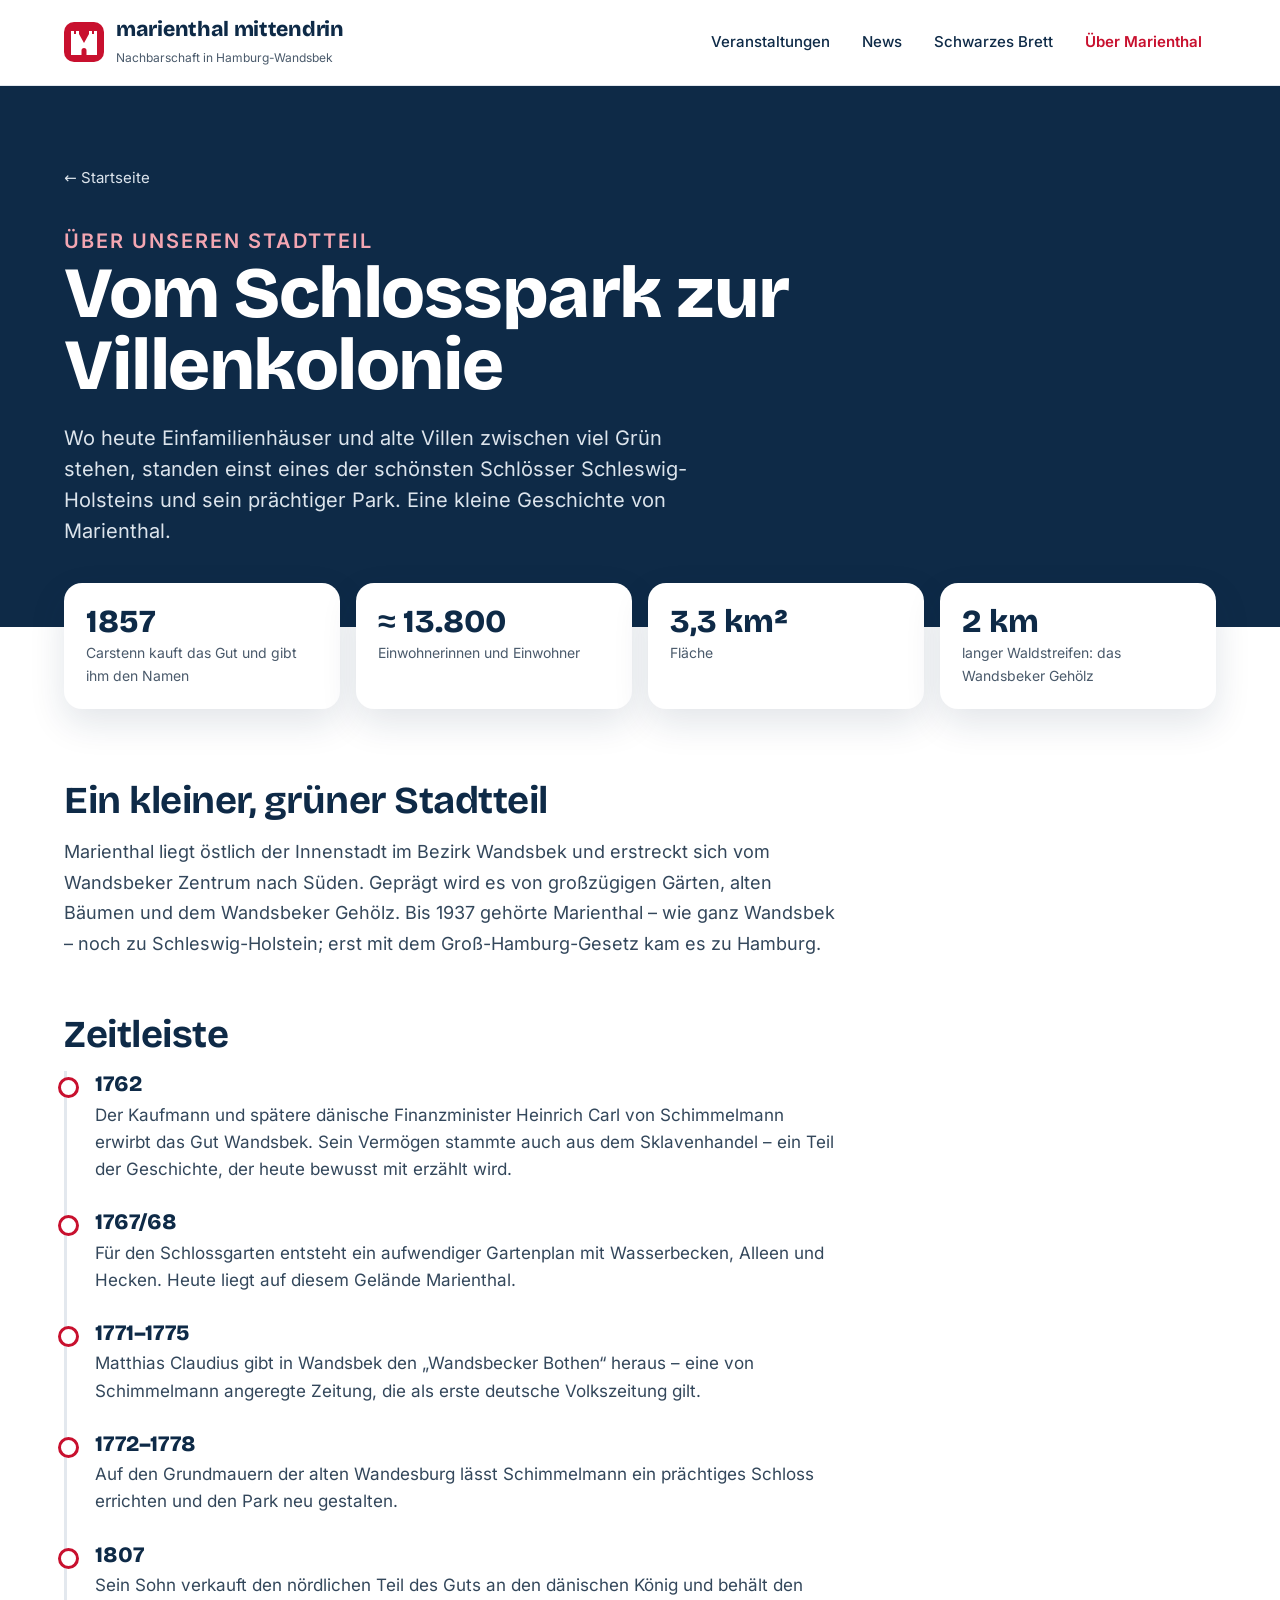
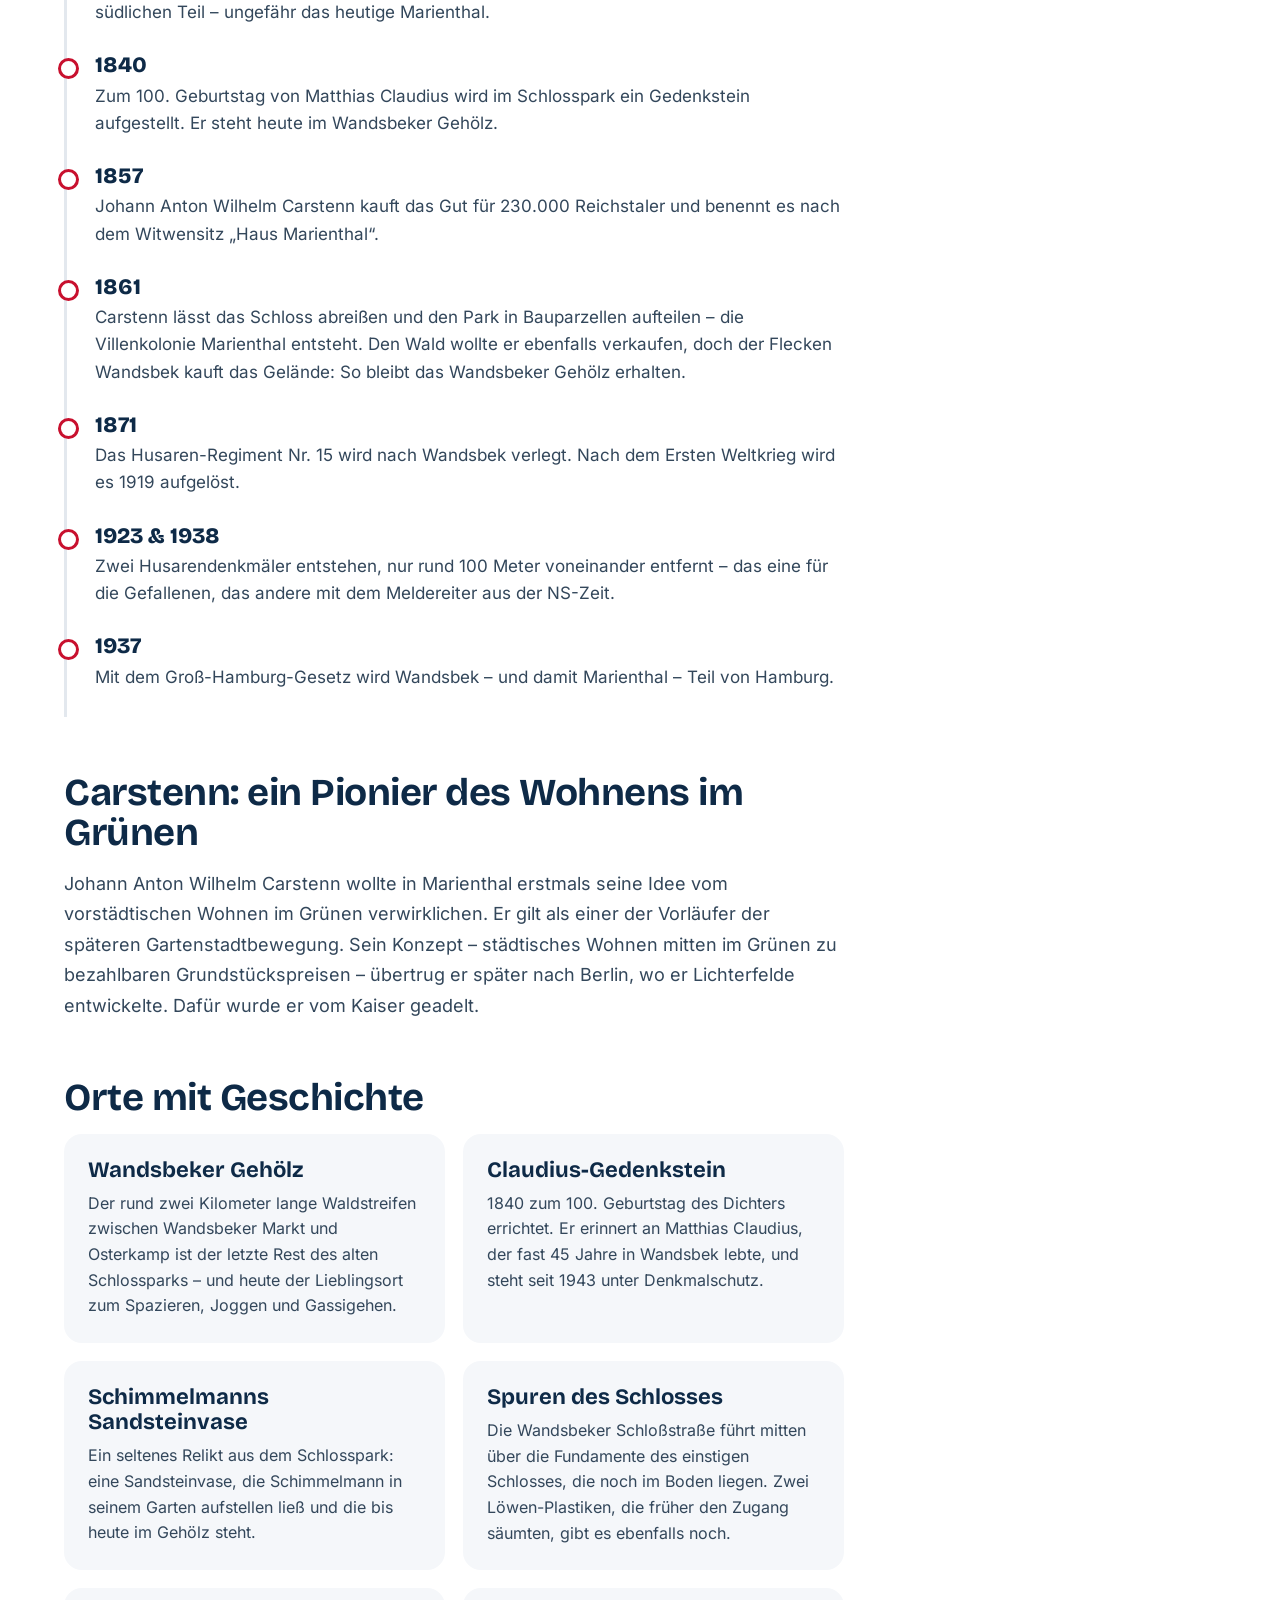
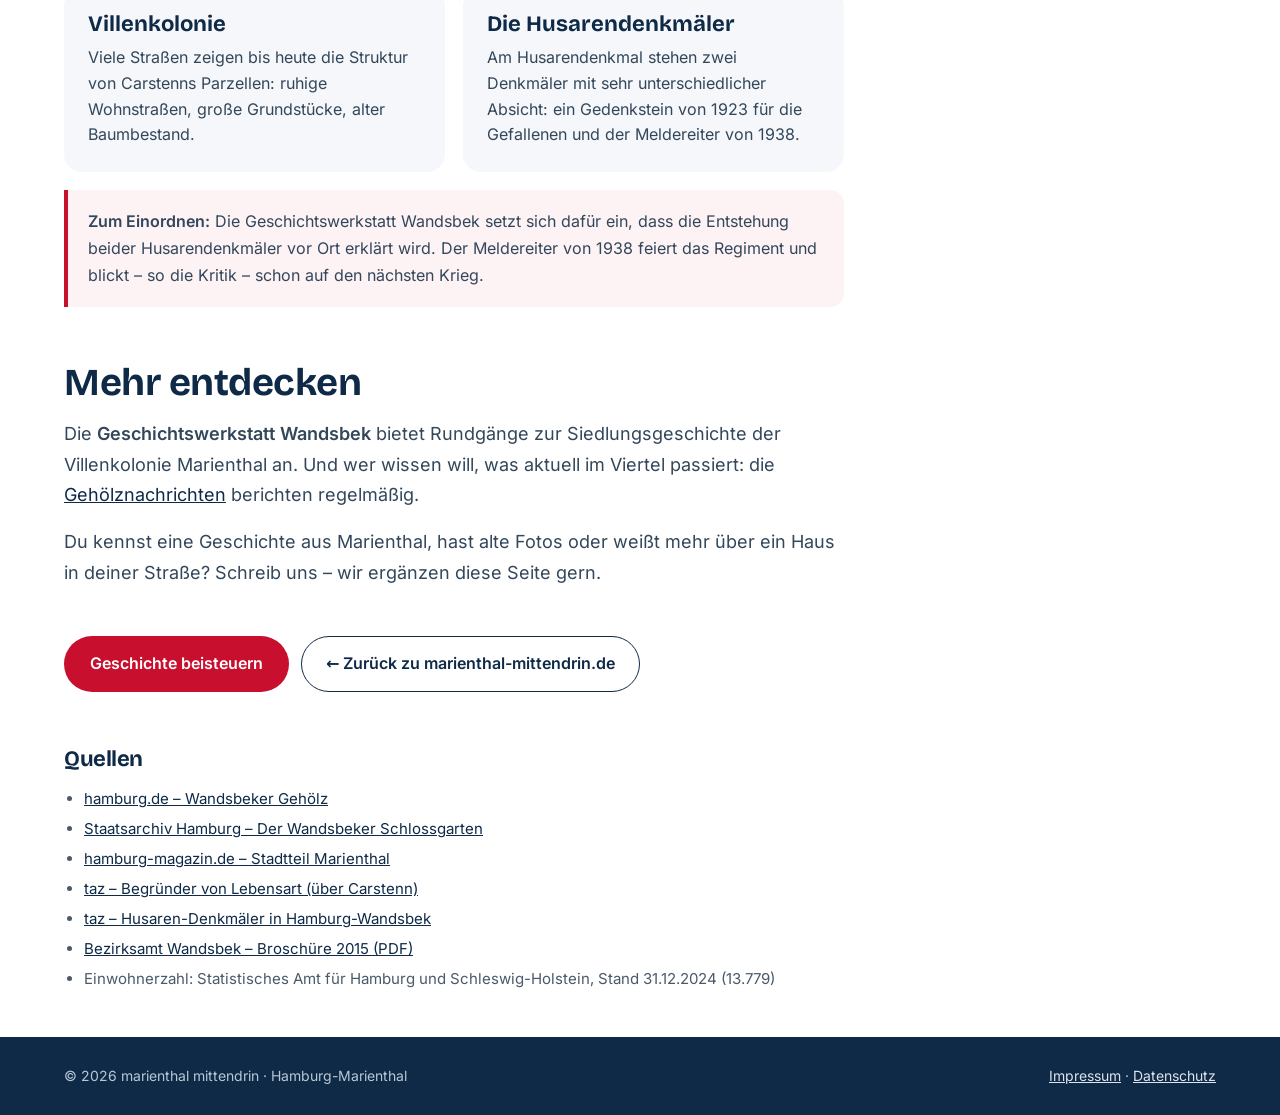
<file: ueber-marienthal/index.html>
<!DOCTYPE html>
<html lang="de">
<head>
<meta charset="utf-8">
<link rel="icon" href="/assets/logo.svg" type="image/svg+xml">
<link rel="apple-touch-icon" href="/assets/apple-touch-icon.png">
<meta name="viewport" content="width=device-width, initial-scale=1">
<title>Über Marienthal · marienthal mittendrin</title>
<meta name="description" content="Geschichte und Orte von Hamburg-Marienthal: vom Wandsbeker Schloss über Carstenns Villenkolonie bis zum Wandsbeker Gehölz und den Husarendenkmälern.">
<link rel="stylesheet" href="/assets/site.css">
<style>
.eyebrow{margin:0 0 10px;font-size:14px;font-weight:600;letter-spacing:2px;text-transform:uppercase;color:var(--red)}
.hero{background:var(--navy);color:#fff}
.hero .wrap{padding-top:72px;padding-bottom:80px}
.hero h1{color:#fff;font-size:clamp(40px,6vw,72px);letter-spacing:-1.5px;line-height:1;margin:0 0 22px;max-width:820px}
.hero p{font-size:20px;line-height:1.55;color:#DCE4EC;max-width:640px;margin:0}
.hero .eyebrow{color:#F4A6B2}
.back{display:inline-block;color:#DCE4EC;font-size:15px;text-decoration:none;padding:8px 0;margin-bottom:28px}
.back:hover{color:#fff}
.facts{display:grid;grid-template-columns:repeat(auto-fit,minmax(170px,1fr));gap:16px;margin:-44px auto 0;position:relative}
.fact{background:#fff;border-radius:18px;padding:22px;box-shadow:0 14px 36px rgba(14,42,71,.12);display:flex;flex-direction:column;gap:4px}
.fact b{font-family:"Bricolage Grotesque",sans-serif;font-weight:800;font-size:32px;line-height:1.05}
.fact span{font-size:14px;color:var(--muted)}
.content{max-width:780px;padding:72px 0 40px}
.content h2{font-size:clamp(28px,3.4vw,38px);margin:56px 0 16px}
.content h2:first-child{margin-top:0}
.content p{font-size:18px;line-height:1.7;color:#33475B;margin:0 0 16px}
.timeline{list-style:none;margin:8px 0 0;padding:0;border-left:3px solid var(--line)}
.timeline li{position:relative;padding:0 0 26px 28px}
.timeline li::before{content:"";position:absolute;left:-9px;top:6px;width:15px;height:15px;border-radius:999px;background:#fff;border:3px solid var(--red)}
.timeline b{display:block;font-family:"Bricolage Grotesque",sans-serif;font-weight:800;font-size:22px;line-height:1.2}
.timeline span{display:block;font-size:17px;line-height:1.6;color:#33475B;margin-top:4px}
.places{display:grid;grid-template-columns:repeat(auto-fit,minmax(260px,1fr));gap:18px;margin-top:8px}
.place{background:var(--soft);border-radius:18px;padding:24px}
.place h3{font-family:"Bricolage Grotesque",sans-serif;font-weight:700;font-size:22px;margin:0 0 8px;line-height:1.15}
.place p{font-size:16px;line-height:1.6;margin:0;color:#33475B}
.note{border-left:4px solid var(--red);background:#FDF2F4;border-radius:0 14px 14px 0;padding:18px 20px;margin:18px 0 0}
.note p{font-size:16px;margin:0}
.sources{font-size:15px;color:var(--muted)}
.sources ul{padding-left:20px;margin:8px 0 0}
.sources li{margin:0 0 6px}
.cta{display:flex;flex-wrap:wrap;gap:12px;margin:48px 0 0}
.btn{display:inline-block;font-weight:600;font-size:16px;text-decoration:none;border-radius:999px;padding:15px 26px}
.btn-red{background:var(--red);color:#fff}.btn-red:hover{color:#fff;background:#A50D25}
.btn-line{border:1.5px solid var(--navy);color:var(--navy);padding:13.5px 24px}
@media (max-width:600px){
  .hero .wrap{padding-top:44px;padding-bottom:72px}
  .hero p{font-size:18px}
  .facts{grid-template-columns:repeat(2,minmax(0,1fr));gap:12px}
  .fact{padding:18px}
  .fact b{font-size:26px}
  .content{padding:56px 0 24px}
  .content p{font-size:17px}
}
</style>
</head>
<body>
<header class="top"><div class="wrap">
  <a class="brand" href="/"><svg width="40" height="40" viewBox="0 0 40 40" aria-hidden="true"><rect width="40" height="40" rx="10" fill="#C8102E"/><path d="M7 33V9h3v3h2V9h3v3l5 9 5-9V9h3v3h2V9h3v24H22.5v-4.5a2.5 2.5 0 0 0-5 0V33Z" fill="#fff"/></svg><span><b>marienthal mittendrin</b><small>Nachbarschaft in Hamburg-Wandsbek</small></span></a>
  <nav aria-label="Hauptnavigation"><a href="/#veranstaltungen">Veranstaltungen</a><a href="/#news">News</a><a href="/#brett">Schwarzes Brett</a><a href="/ueber-marienthal/" aria-current="page" style="color:#C8102E;font-weight:600">Über Marienthal</a></nav>
</div></header>

<main>
<section class="hero"><div class="wrap">
  <a class="back" href="/">← Startseite</a>
  <p class="eyebrow">Über unseren Stadtteil</p>
  <h1>Vom Schlosspark zur Villenkolonie</h1>
  <p>Wo heute Einfamilienhäuser und alte Villen zwischen viel Grün stehen, standen einst eines der schönsten Schlösser Schleswig-Holsteins und sein prächtiger Park. Eine kleine Geschichte von Marienthal.</p>
</div></section>

<div class="wrap">
  <div class="facts">
    <div class="fact"><b>1857</b><span>Carstenn kauft das Gut und gibt ihm den Namen</span></div>
    <div class="fact"><b>≈ 13.800</b><span>Einwohnerinnen und Einwohner</span></div>
    <div class="fact"><b>3,3 km²</b><span>Fläche</span></div>
    <div class="fact"><b>2 km</b><span>langer Waldstreifen: das Wandsbeker Gehölz</span></div>
  </div>

  <article class="content">
    <h2>Ein kleiner, grüner Stadtteil</h2>
    <p>Marienthal liegt östlich der Innenstadt im Bezirk Wandsbek und erstreckt sich vom Wandsbeker Zentrum nach Süden. Geprägt wird es von großzügigen Gärten, alten Bäumen und dem Wandsbeker Gehölz. Bis 1937 gehörte Marienthal – wie ganz Wandsbek – noch zu Schleswig-Holstein; erst mit dem Groß-Hamburg-Gesetz kam es zu Hamburg.</p>

    <h2>Zeitleiste</h2>
    <ol class="timeline">
      <li><b>1762</b><span>Der Kaufmann und spätere dänische Finanzminister Heinrich Carl von Schimmelmann erwirbt das Gut Wandsbek. Sein Vermögen stammte auch aus dem Sklavenhandel – ein Teil der Geschichte, der heute bewusst mit erzählt wird.</span></li>
      <li><b>1767/68</b><span>Für den Schlossgarten entsteht ein aufwendiger Gartenplan mit Wasserbecken, Alleen und Hecken. Heute liegt auf diesem Gelände Marienthal.</span></li>
      <li><b>1771–1775</b><span>Matthias Claudius gibt in Wandsbek den „Wandsbecker Bothen“ heraus – eine von Schimmelmann angeregte Zeitung, die als erste deutsche Volkszeitung gilt.</span></li>
      <li><b>1772–1778</b><span>Auf den Grundmauern der alten Wandesburg lässt Schimmelmann ein prächtiges Schloss errichten und den Park neu gestalten.</span></li>
      <li><b>1807</b><span>Sein Sohn verkauft den nördlichen Teil des Guts an den dänischen König und behält den südlichen Teil – ungefähr das heutige Marienthal.</span></li>
      <li><b>1840</b><span>Zum 100. Geburtstag von Matthias Claudius wird im Schlosspark ein Gedenkstein aufgestellt. Er steht heute im Wandsbeker Gehölz.</span></li>
      <li><b>1857</b><span>Johann Anton Wilhelm Carstenn kauft das Gut für 230.000 Reichstaler und benennt es nach dem Witwensitz „Haus Marienthal“.</span></li>
      <li><b>1861</b><span>Carstenn lässt das Schloss abreißen und den Park in Bauparzellen aufteilen – die Villenkolonie Marienthal entsteht. Den Wald wollte er ebenfalls verkaufen, doch der Flecken Wandsbek kauft das Gelände: So bleibt das Wandsbeker Gehölz erhalten.</span></li>
      <li><b>1871</b><span>Das Husaren-Regiment Nr. 15 wird nach Wandsbek verlegt. Nach dem Ersten Weltkrieg wird es 1919 aufgelöst.</span></li>
      <li><b>1923 &amp; 1938</b><span>Zwei Husarendenkmäler entstehen, nur rund 100 Meter voneinander entfernt – das eine für die Gefallenen, das andere mit dem Meldereiter aus der NS-Zeit.</span></li>
      <li><b>1937</b><span>Mit dem Groß-Hamburg-Gesetz wird Wandsbek – und damit Marienthal – Teil von Hamburg.</span></li>
    </ol>

    <h2>Carstenn: ein Pionier des Wohnens im Grünen</h2>
    <p>Johann Anton Wilhelm Carstenn wollte in Marienthal erstmals seine Idee vom vorstädtischen Wohnen im Grünen verwirklichen. Er gilt als einer der Vorläufer der späteren Gartenstadtbewegung. Sein Konzept – städtisches Wohnen mitten im Grünen zu bezahlbaren Grundstückspreisen – übertrug er später nach Berlin, wo er Lichterfelde entwickelte. Dafür wurde er vom Kaiser geadelt.</p>

    <h2>Orte mit Geschichte</h2>
    <div class="places">
      <div class="place"><h3>Wandsbeker Gehölz</h3><p>Der rund zwei Kilometer lange Waldstreifen zwischen Wandsbeker Markt und Osterkamp ist der letzte Rest des alten Schlossparks – und heute der Lieblingsort zum Spazieren, Joggen und Gassigehen.</p></div>
      <div class="place"><h3>Claudius-Gedenkstein</h3><p>1840 zum 100. Geburtstag des Dichters errichtet. Er erinnert an Matthias Claudius, der fast 45 Jahre in Wandsbek lebte, und steht seit 1943 unter Denkmalschutz.</p></div>
      <div class="place"><h3>Schimmelmanns Sandsteinvase</h3><p>Ein seltenes Relikt aus dem Schlosspark: eine Sandsteinvase, die Schimmelmann in seinem Garten aufstellen ließ und die bis heute im Gehölz steht.</p></div>
      <div class="place"><h3>Spuren des Schlosses</h3><p>Die Wandsbeker Schloßstraße führt mitten über die Fundamente des einstigen Schlosses, die noch im Boden liegen. Zwei Löwen-Plastiken, die früher den Zugang säumten, gibt es ebenfalls noch.</p></div>
      <div class="place"><h3>Villenkolonie</h3><p>Viele Straßen zeigen bis heute die Struktur von Carstenns Parzellen: ruhige Wohnstraßen, große Grundstücke, alter Baumbestand.</p></div>
      <div class="place"><h3>Die Husarendenkmäler</h3><p>Am Husarendenkmal stehen zwei Denkmäler mit sehr unterschiedlicher Absicht: ein Gedenkstein von 1923 für die Gefallenen und der Meldereiter von 1938.</p></div>
    </div>
    <div class="note"><p><strong>Zum Einordnen:</strong> Die Geschichtswerkstatt Wandsbek setzt sich dafür ein, dass die Entstehung beider Husarendenkmäler vor Ort erklärt wird. Der Meldereiter von 1938 feiert das Regiment und blickt – so die Kritik – schon auf den nächsten Krieg.</p></div>

    <h2>Mehr entdecken</h2>
    <p>Die <strong>Geschichtswerkstatt Wandsbek</strong> bietet Rundgänge zur Siedlungsgeschichte der Villenkolonie Marienthal an. Und wer wissen will, was aktuell im Viertel passiert: die <a href="https://www.gehoelznachrichten.de/" rel="noopener">Gehölznachrichten</a> berichten regelmäßig.</p>
    <p>Du kennst eine Geschichte aus Marienthal, hast alte Fotos oder weißt mehr über ein Haus in deiner Straße? Schreib uns – wir ergänzen diese Seite gern.</p>

    <div class="cta"><a class="btn btn-red" href="mailto:hallo@marienthal-mittendrin.de?subject=Geschichte%20aus%20Marienthal">Geschichte beisteuern</a><a class="btn btn-line" href="/">← Zurück zu marienthal-mittendrin.de</a></div>

    <h2 style="font-size:22px">Quellen</h2>
    <div class="sources"><ul>
      <li><a href="https://www.hamburg.de/politik-und-verwaltung/behoerden/bukea/themen/hamburgs-gruen/parkanlagen/wandsbeker-gehoelz-276926" rel="noopener">hamburg.de – Wandsbeker Gehölz</a></li>
      <li><a href="https://www.hamburg.de/politik-und-verwaltung/behoerden/behoerde-fuer-kultur-und-medien/einrichtungen/staatsarchiv/schlossgartenwandsbek-110784" rel="noopener">Staatsarchiv Hamburg – Der Wandsbeker Schlossgarten</a></li>
      <li><a href="https://www.hamburg-magazin.de/artikel/stadtteil-marienthal" rel="noopener">hamburg-magazin.de – Stadtteil Marienthal</a></li>
      <li><a href="https://taz.de/Begruender-von-Lebensart/!1422925/" rel="noopener">taz – Begründer von Lebensart (über Carstenn)</a></li>
      <li><a href="https://taz.de/Husaren-Denkmaeler-in-Hamburg-Wandsbek/!5704695" rel="noopener">taz – Husaren-Denkmäler in Hamburg-Wandsbek</a></li>
      <li><a href="https://epub.sub.uni-hamburg.de/epub/volltexte/2015/41621/pdf/wandsbek_broschuere_2015.pdf" rel="noopener">Bezirksamt Wandsbek – Broschüre 2015 (PDF)</a></li>
      <li>Einwohnerzahl: Statistisches Amt für Hamburg und Schleswig-Holstein, Stand 31.12.2024 (13.779)</li>
    </ul></div>
  </article>
</div>
</main>

<footer class="foot"><div class="wrap"><span>© 2026 marienthal mittendrin · Hamburg-Marienthal</span><span><a href="/impressum/">Impressum</a> · <a href="/datenschutz/">Datenschutz</a></span></div></footer>
</body>
</html>
</file>
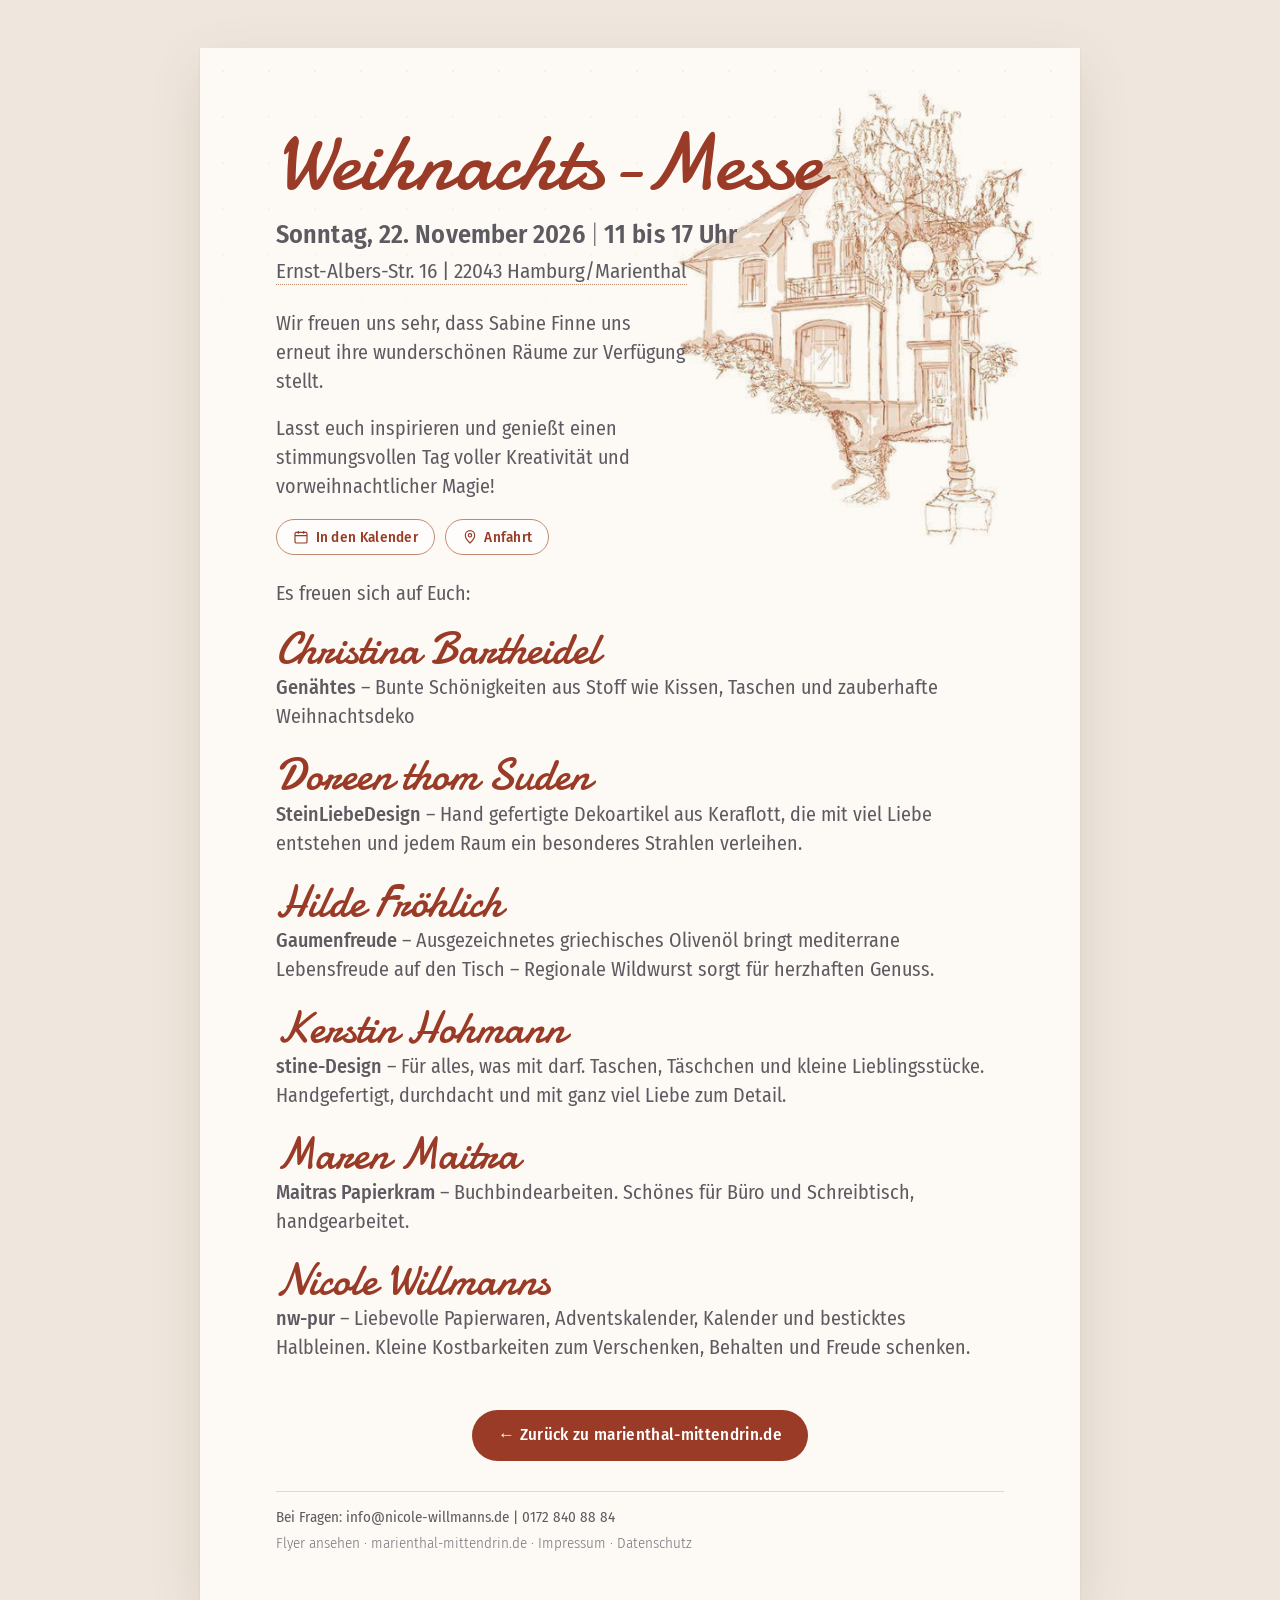
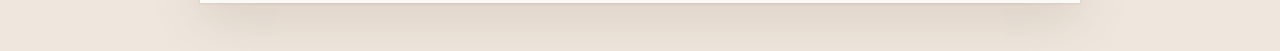
<file: weihnachtsmesse/index.html>
<!DOCTYPE html>
<html lang="de">
<head>
<meta charset="utf-8">
<link rel="icon" href="/assets/logo.svg" type="image/svg+xml">
<link rel="apple-touch-icon" href="/assets/apple-touch-icon.png">
<meta name="viewport" content="width=device-width, initial-scale=1">
<title>Weihnachts-Messe Marienthal · 22. November 2026</title>
<meta name="description" content="Weihnachts-Messe in Hamburg-Marienthal am Sonntag, 22. November 2026, 11 bis 17 Uhr, Ernst-Albers-Str. 16. Handgemachtes, Deko, Papierwaren und Feinkost.">
<meta property="og:title" content="Weihnachts-Messe Marienthal – 22. November 2026">
<meta property="og:description" content="Sonntag, 22. November 2026 | 11 bis 17 Uhr | Ernst-Albers-Str. 16, 22043 Hamburg">
<meta property="og:image" content="img/flyer.jpg">
<style>
  /* Schriften lokal eingebunden (kein Google-Fonts-Abruf, DSGVO-freundlich) – SIL Open Font License */
  @font-face{font-family:"Damion";src:url(fonts/damion-latin-400-normal.woff2) format("woff2");font-weight:400;font-display:swap}
  @font-face{font-family:"Fira Sans Condensed";src:url(fonts/fira-sans-condensed-latin-300-normal.woff2) format("woff2");font-weight:300;font-display:swap}
  @font-face{font-family:"Fira Sans Condensed";src:url(fonts/fira-sans-condensed-latin-400-normal.woff2) format("woff2");font-weight:400;font-display:swap}
  @font-face{font-family:"Fira Sans Condensed";src:url(fonts/fira-sans-condensed-latin-500-normal.woff2) format("woff2");font-weight:500;font-display:swap}
  @font-face{font-family:"Fira Sans Condensed";src:url(fonts/fira-sans-condensed-latin-600-normal.woff2) format("woff2");font-weight:600;font-display:swap}

  :root{
    --rot:#9a3b27;
    --rot-hell:#c08a6e;
    --grau:#5d5b61;
    --grau-hell:#76747a;
    --papier:#fdfaf5;
    --linie:#e7d6c8;
  }
  *{box-sizing:border-box}
  html{scroll-behavior:smooth}
  body{
    margin:0;
    background:#efe7de;
    color:var(--grau);
    font-family:"Fira Sans Condensed","Arial Narrow",Arial,sans-serif;
    font-weight:400;
    font-size:clamp(17px,1.6vw,20px);
    line-height:1.45;
  }
  .blatt{
    position:relative;
    max-width:880px;
    margin:clamp(0px,4vw,48px) auto;
    background:var(--papier);
    padding:clamp(28px,6vw,72px) clamp(22px,6vw,76px) 48px;
    box-shadow:0 1px 2px rgba(80,40,20,.08),0 18px 50px rgba(80,40,20,.12);
    overflow:hidden;
  }
  /* zarte Schneeflocken */
  .blatt::before{
    content:"";position:absolute;inset:0;pointer-events:none;opacity:.35;
    background-image:radial-gradient(circle,var(--linie) 1.2px,transparent 1.6px);
    background-size:46px 46px;
    -webkit-mask-image:linear-gradient(to bottom,#000 0,transparent 28%);
            mask-image:linear-gradient(to bottom,#000 0,transparent 28%);
  }
  header{position:relative}
  header > :not(.haus){position:relative;z-index:1}
  .kopf{max-width:66%}
  .intro{max-width:57%}
  h1,h2{
    font-family:"Damion",cursive;
    font-weight:400;
    color:var(--rot);
    margin:0;
    line-height:1.05;
  }
  h1{
    font-size:clamp(42px,8.4vw,82px);
    white-space:nowrap;
    letter-spacing:.5px;
    margin-bottom:.12em;
  }
  .datum{
    font-weight:600;
    font-size:clamp(21px,2.6vw,26px);
    margin:0;
    color:var(--grau);
    letter-spacing:.1px;
  }
  .datum .trenner{font-weight:300;padding:0 .2em;color:var(--grau-hell)}
  .ort{
    margin:.1em 0 1.1em;
    font-size:clamp(18px,2vw,21px);
    font-weight:400;
  }
  .ort a{color:inherit;text-decoration:none;border-bottom:1px dotted var(--rot-hell)}
  .ort a:hover{color:var(--rot)}
  .intro p{margin:0 0 .9em}
  .haus{
    position:absolute;
    top:-34px;
    right:-46px;
    width:52%;
    pointer-events:none;
  }
  .haus img{width:100%;height:auto;display:block}
  .aktionen{
    display:flex;flex-wrap:wrap;gap:10px;margin:.4em 0 1.2em;
  }
  .btn{
    display:inline-flex;align-items:center;gap:.45em;
    font:500 15px/1 "Fira Sans Condensed",sans-serif;
    letter-spacing:.3px;
    color:var(--rot);
    border:1px solid var(--rot-hell);
    border-radius:999px;
    padding:.6em 1.05em;
    text-decoration:none;
    background:rgba(255,255,255,.6);
    transition:background .2s,color .2s;
  }
  .btn:hover{background:var(--rot);color:#fff;border-color:var(--rot)}
  .btn svg{width:16px;height:16px}
  .freude{margin:.2em 0 .6em}
  .aussteller{list-style:none;margin:0;padding:0}
  .aussteller li{margin:0 0 1.05em}
  h2{font-size:clamp(34px,4.6vw,44px)}
  .aussteller p{margin:.05em 0 0}
  .marke{font-weight:500}
  .nw{white-space:nowrap}
  footer{
    margin-top:2em;
    padding-top:1em;
    border-top:1px solid var(--linie);
    font-size:15px;
    font-weight:400;
    display:flex;flex-wrap:wrap;gap:.3em 1.2em;justify-content:space-between;
  }
  footer a{color:inherit;text-decoration:none}
  footer a:hover{color:var(--rot)}
  .klein{color:var(--grau-hell);font-weight:300}

  @media (max-width:700px){
    .kopf,.intro{max-width:none}
    .datum .trenner{display:none}
    .datum .nw{display:block}
    .haus{position:static;width:80%;max-width:360px;margin:4px auto 10px}
  }
  @media print{
    body{background:#fff}
    .blatt{box-shadow:none;margin:0;max-width:none}
    .aktionen{display:none}
  }
</style>
</head>
<body>
<main class="blatt">
  <header>
    <h1>Weihnachts-Messe</h1>
    <div class="kopf">
      <p class="datum"><span class="nw">Sonntag, 22. November 2026</span><span class="trenner">|</span><span class="nw">11 bis 17 Uhr</span></p>
      <p class="ort"><a href="https://www.google.com/maps/search/?api=1&query=Ernst-Albers-Stra%C3%9Fe+16%2C+22043+Hamburg" target="_blank" rel="noopener"><span class="nw">Ernst-Albers-Str. 16</span> | <span class="nw">22043 Hamburg/Marienthal</span></a></p>
    </div>
    <div class="haus"><img src="img/haus.png" alt="Zeichnung der Villa in der Ernst-Albers-Straße mit Laterne"></div>
    <div class="intro">
      <p>Wir freuen uns sehr, dass Sabine Finne uns erneut ihre wunderschönen Räume zur Verfügung stellt.</p>
      <p>Lasst euch inspirieren und genießt einen stimmungsvollen Tag voller Kreativität und vorweihnachtlicher Magie!</p>
      <div class="aktionen">
        <a class="btn" href="weihnachtsmesse-2026.ics" download>
          <svg viewBox="0 0 24 24" fill="none" stroke="currentColor" stroke-width="1.8"><rect x="3" y="5" width="18" height="16" rx="2"/><path d="M16 3v4M8 3v4M3 10h18"/></svg>
          In den Kalender
        </a>
        <a class="btn" href="https://www.google.com/maps/search/?api=1&query=Ernst-Albers-Stra%C3%9Fe+16%2C+22043+Hamburg" target="_blank" rel="noopener">
          <svg viewBox="0 0 24 24" fill="none" stroke="currentColor" stroke-width="1.8"><path d="M12 21s-7-6.2-7-11.5A7 7 0 0 1 19 9.5C19 14.8 12 21 12 21z"/><circle cx="12" cy="9.5" r="2.5"/></svg>
          Anfahrt
        </a>
      </div>
      <p class="freude">Es freuen sich auf Euch:</p>
    </div>
  </header>

  <ul class="aussteller">
    <li>
      <h2>Christina Bartheidel</h2>
      <p><span class="marke">Genähtes</span> – Bunte Schönigkeiten aus Stoff wie Kissen, Taschen und zauberhafte Weihnachtsdeko</p>
    </li>
    <li>
      <h2>Doreen thom Suden</h2>
      <p><span class="marke">SteinLiebeDesign</span> – Hand gefertigte Dekoartikel aus Keraflott, die mit viel Liebe entstehen und jedem Raum ein besonderes Strahlen verleihen.</p>
    </li>
    <li>
      <h2>Hilde Fröhlich</h2>
      <p><span class="marke">Gaumenfreude</span> – Ausgezeichnetes griechisches Olivenöl bringt mediterrane Lebensfreude auf den Tisch – Regionale Wildwurst sorgt für herzhaften Genuss.</p>
    </li>
    <li>
      <h2>Kerstin Hohmann</h2>
      <p><span class="marke">stine-Design</span> – Für alles, was mit darf. Taschen, Täschchen und kleine Lieblingsstücke. Handgefertigt, durchdacht und mit ganz viel Liebe zum Detail.</p>
    </li>
    <li>
      <h2>Maren Maitra</h2>
      <p><span class="marke">Maitras Papierkram</span> – Buchbindearbeiten. Schönes für Büro und Schreibtisch, handgearbeitet.</p>
    </li>
    <li>
      <h2>Nicole Willmanns</h2>
      <p><span class="marke">nw-pur</span> – Liebevolle Papierwaren, Adventskalender, Kalender und besticktes Halbleinen. Kleine Kostbarkeiten zum Verschenken, Behalten und Freude schenken.</p>
    </li>
  </ul>

  <p style="text-align:center;margin:2.4em 0 0"><a href="/" style="display:inline-block;background:var(--rot);color:#fff;text-decoration:none;font-weight:500;font-size:17px;letter-spacing:.02em;padding:.75em 1.5em;border-radius:999px">← Zurück zu marienthal-mittendrin.de</a></p>
  <footer>
    <span>Bei Fragen: <a href="mailto:info@nicole-willmanns.de">info@nicole-willmanns.de</a> | <a href="tel:+491728408884">0172 840 88 84</a></span>
    <span class="klein"><a href="img/flyer.jpg" target="_blank" rel="noopener">Flyer ansehen</a> · <a href="/">marienthal-mittendrin.de</a> · <a href="/impressum/">Impressum</a> · <a href="/datenschutz/">Datenschutz</a></span>
  </footer>
</main>
</body>
</html>
</file>
<file: assets/site.css>
/* marienthal mittendrin – gemeinsames Layout. Schriften lokal (SIL Open Font License), kein Google-Fonts-Abruf */
@font-face{font-family:"Bricolage Grotesque";src:url(fonts/bricolage-grotesque-latin-700-normal.woff2) format("woff2");font-weight:700;font-display:swap}
@font-face{font-family:"Bricolage Grotesque";src:url(fonts/bricolage-grotesque-latin-800-normal.woff2) format("woff2");font-weight:800;font-display:swap}
@font-face{font-family:"Caveat";src:url(fonts/caveat-latin-700-normal.woff2) format("woff2");font-weight:700;font-display:swap}
@font-face{font-family:"Inter";src:url(fonts/inter-latin-400-normal.woff2) format("woff2");font-weight:400;font-display:swap}
@font-face{font-family:"Inter";src:url(fonts/inter-latin-500-normal.woff2) format("woff2");font-weight:500;font-display:swap}
@font-face{font-family:"Inter";src:url(fonts/inter-latin-600-normal.woff2) format("woff2");font-weight:600;font-display:swap}

:root{--navy:#0E2A47;--red:#C8102E;--muted:#4A5A6B;--line:#E3E8EE;--soft:#F5F7FA}
*{box-sizing:border-box}
html,body{margin:0}
body{font-family:Inter,system-ui,sans-serif;color:var(--navy);background:#fff;line-height:1.6}
a{color:var(--navy)}a:hover{color:var(--red)}
.wrap{max-width:1200px;margin:0 auto;padding:0 24px}
.top{border-bottom:1px solid var(--line)}
.top .wrap{display:flex;flex-wrap:wrap;align-items:center;justify-content:space-between;gap:16px;padding-top:18px;padding-bottom:18px}
.brand{display:flex;align-items:center;gap:12px;text-decoration:none;color:var(--navy)}
.brand b{font-family:"Bricolage Grotesque",sans-serif;font-weight:800;font-size:21px;letter-spacing:-.3px;line-height:1}
.brand small{display:block;font-size:12px;color:var(--muted);margin-top:4px}
nav{display:flex;flex-wrap:wrap;gap:4px}
nav a{text-decoration:none;font-weight:500;font-size:15px;padding:12px 14px}
h1,h2{font-family:"Bricolage Grotesque",sans-serif;letter-spacing:-.5px;line-height:1.05}
h1{font-weight:800;font-size:clamp(36px,5vw,56px);margin:0 0 24px}
h2{font-weight:700;font-size:24px;margin:40px 0 10px}
.legal{max-width:780px;padding:64px 0 88px}
.legal p,.legal li{font-size:17px;color:#33475B}
.foot{background:var(--navy);color:#B9C7D6;font-size:14px}
.foot .wrap{display:flex;flex-wrap:wrap;gap:16px 24px;justify-content:space-between;padding-top:28px;padding-bottom:28px}
.foot a{color:#DCE4EC}
@media (max-width:600px){
  .wrap{padding-left:20px;padding-right:20px}
  .top .wrap{gap:10px;padding-top:14px;padding-bottom:10px}
  nav{flex-wrap:nowrap;overflow-x:auto;width:calc(100% + 40px);margin:0 -20px;padding:0 14px 4px;-webkit-overflow-scrolling:touch;scrollbar-width:none}
  nav::-webkit-scrollbar{display:none}
  nav a{flex:none;padding:10px 10px}
  .legal{padding:44px 0 64px}
}
</file>
